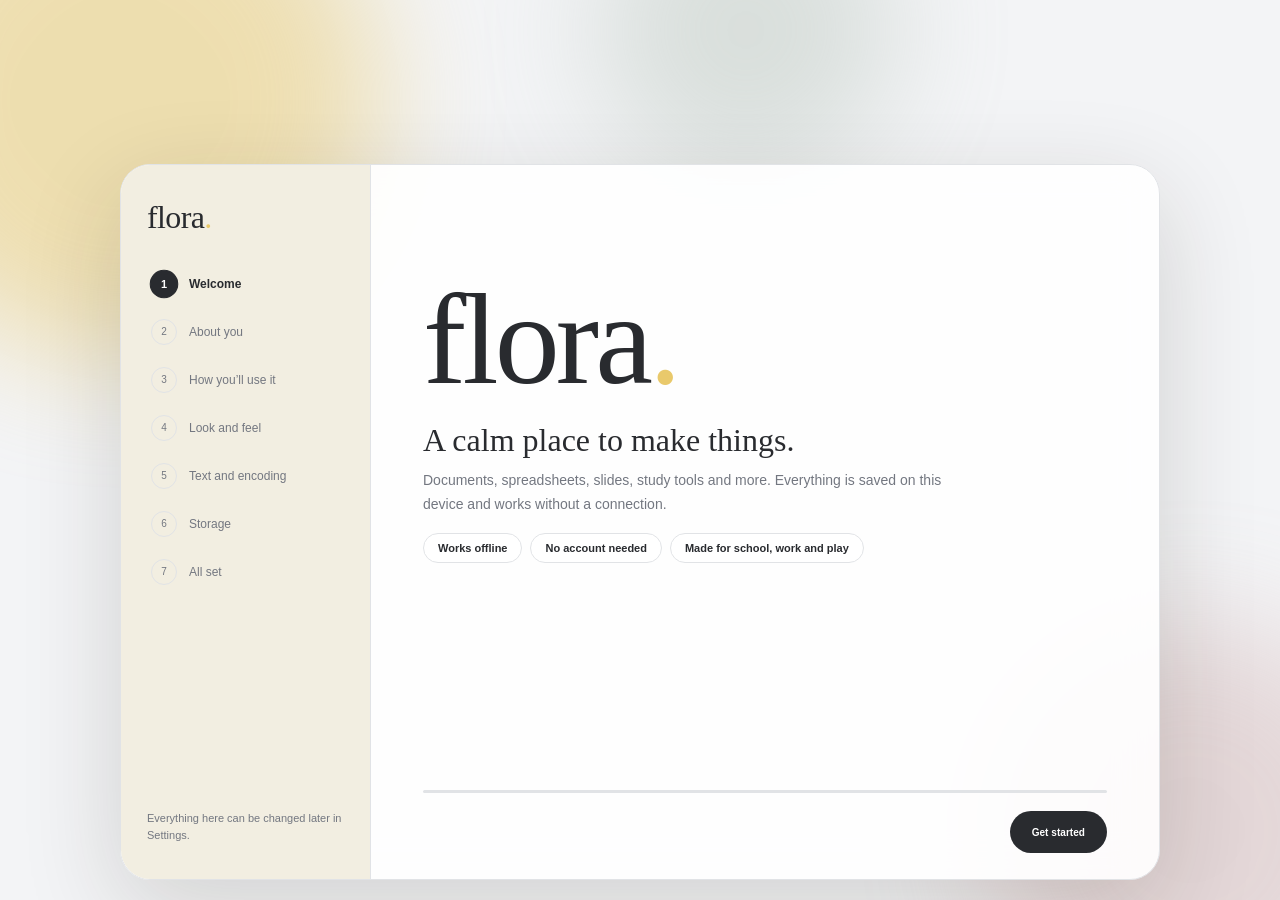
<file: index.html>
<!doctype html>
<html lang="en">
<head>
  <meta charset="utf-8">
  <meta name="viewport" content="width=device-width, initial-scale=1">
  <meta name="theme-color" content="#f7edca">
  <meta name="description" content="Flora — an offline-first workspace for documents, spreadsheets, presentations, study tools and more.">
  <title>Flora — your creative workspace</title>
  <script>
    /* Restore the last theme and startup preference before first paint, so there is no flash. */
    (function () {
      try {
        var theme = localStorage.getItem('flora-theme');
        if (theme) document.documentElement.dataset.theme = theme;
        if (localStorage.getItem('flora-splash') === '0') document.documentElement.dataset.splash = 'off';
      } catch (e) {}
    })();
  </script>
  <link rel="stylesheet" href="theme.css">
  <link rel="stylesheet" href="styles.css">
  <link rel="stylesheet" href="features.css">
  <link rel="stylesheet" href="android-ui.css">
</head>
<body>
  <div class="splash" id="splash" aria-hidden="true"><div class="splash-mark">flora<span>.</span></div><div class="splash-bar"><span></span></div></div>

  <div id="app" class="app-shell">
    <aside class="sidebar" id="sidebar">
      <div class="brand-lockup">
        <div class="brand-copy"><div class="brand-name">flora<span>.</span></div><div class="brand-caption">creative workspace</div></div>
        <button class="sidebar-compact-toggle" id="sidebar-compact-toggle" type="button" aria-label="Toggle compact sidebar" aria-pressed="false">Compact</button>
      </div>
      <button class="profile-switcher" id="profile-switcher" type="button" aria-label="Open profile settings">
        <span class="avatar" id="profile-avatar">F</span>
        <span class="profile-switcher-copy"><strong id="profile-name">Your profile</strong><small id="profile-status">Local profile</small></span>
        <span class="chevron">Profile</span>
      </button>
      <div class="sidebar-scroll" id="sidebar-nav"></div>
      <div class="sidebar-bottom">
        <button class="storage-mini" data-view="storage" type="button" aria-label="Open storage">
          <span class="storage-mini-head"><span>Storage</span><strong id="storage-percent">0%</strong></span>
          <span class="progress-track" id="storage-track"><span id="storage-progress"></span><span id="storage-progress-new"></span></span>
          <small id="storage-caption">Checking your space…</small>
        </button>
        <button class="nav-item settings-nav" data-view="settings"><span class="nav-short">ST</span><span class="nav-copy">Settings</span></button>
        <div class="sidebar-footer"><span>Stored on this device</span></div>
      </div>
    </aside>

    <main class="main-area">
      <header class="topbar">
        <button class="mobile-menu" id="mobile-menu" aria-label="Toggle navigation">Menu</button>
        <div class="breadcrumb"><span id="crumb-parent">Workspace</span><span class="crumb-slash">/</span><strong id="crumb-current">Home</strong></div>
        <div class="topbar-actions">
          <button class="mode-chip" id="mode-chip" type="button" title="Switch mode">Standard</button>
          <div class="online-status"><span>Offline ready</span></div>
          <button class="help-button" id="palette-button" title="Search everything (Ctrl+K)" aria-label="Search">Search <span class="kbd">Ctrl K</span></button>
          <button class="help-button" id="help-button" title="Help and shortcuts" aria-label="Help">Help</button>
          <button class="top-profile" id="top-profile" title="Profile settings"><span class="avatar avatar-small" id="top-avatar">F</span></button>
        </div>
      </header>
      <div id="view-root" class="view-root"></div>
    </main>
  </div>

  <div id="modal-root"></div>
  <div id="toast-region" class="toast-region" aria-live="polite" aria-atomic="true"></div>

  <script src="export-formats.js"></script>
  <script src="encoding.js"></script>
  <script src="presets.js"></script>
  <script src="app.js"></script>
  <script src="dev.js"></script>
  <script src="apps.js"></script>
  <script src="tools.js"></script>
  <script src="settings.js"></script>
  <script src="storage.js"></script>
  <script src="setup.js"></script>
</body>
</html>
</file>
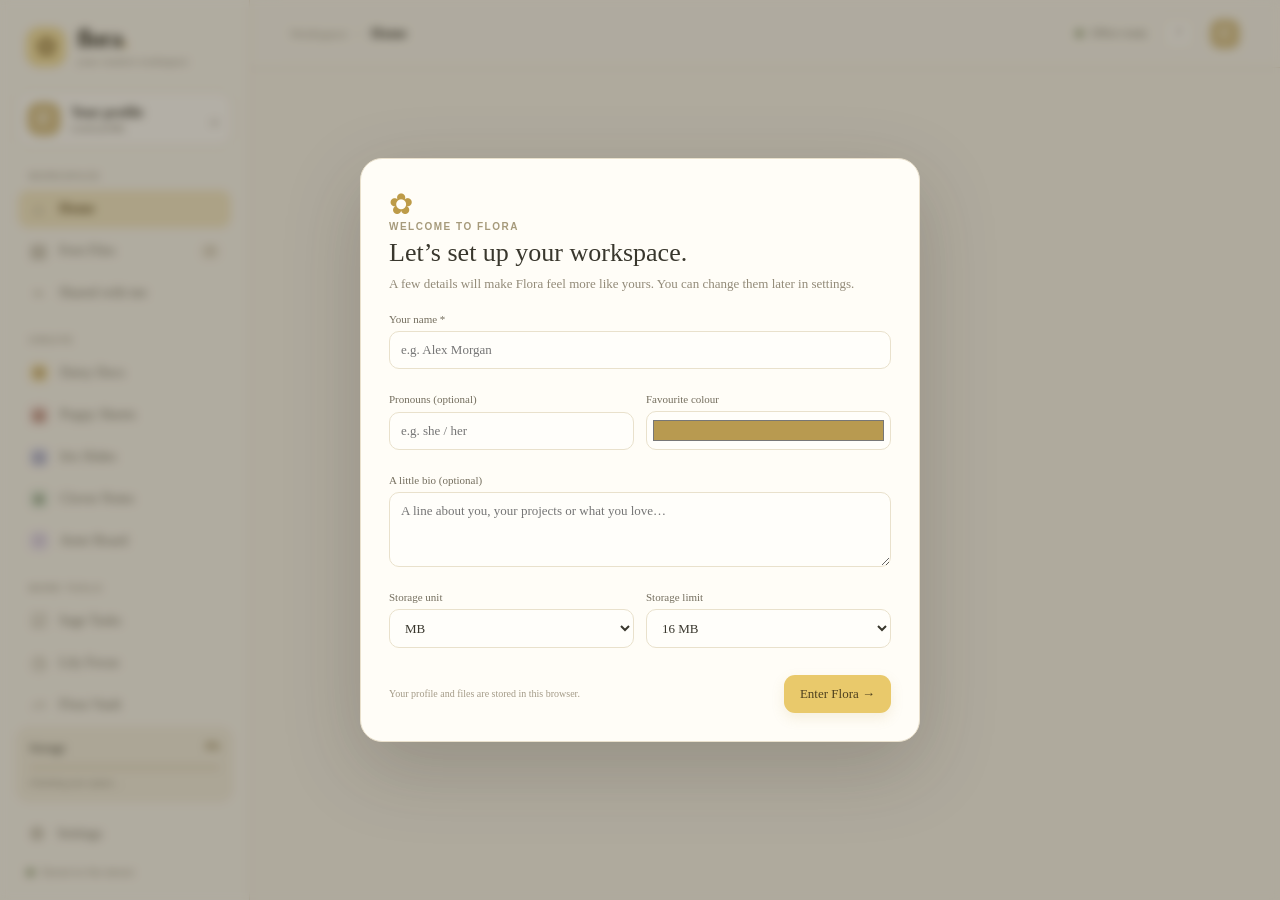
<file: flora-offline/index.html>
<!doctype html>
<html lang="en">
<head>
  <meta charset="utf-8">
  <meta name="viewport" content="width=device-width, initial-scale=1">
  <meta name="theme-color" content="#f7edca">
  <meta name="description" content="Flora — a gentle, offline-first workspace for documents, spreadsheets and presentations.">
  <title>Flora — your creative workspace</title>
  <link rel="stylesheet" href="styles.css">
</head>
<body>
  <div id="app" class="app-shell">
    <aside class="sidebar" id="sidebar">
      <div class="brand-lockup">
        <div class="brand-mark" aria-hidden="true">✿</div>
        <div><div class="brand-name">flora<span>.</span></div><div class="brand-caption">your creative workspace</div></div>
      </div>
      <button class="profile-switcher" id="profile-switcher" type="button" aria-label="Switch profile">
        <span class="avatar" id="profile-avatar">F</span>
        <span class="profile-switcher-copy"><strong id="profile-name">Your profile</strong><small id="profile-status">Local profile</small></span>
        <span class="chevron">⌄</span>
      </button>
      <div class="sidebar-scroll">
        <div class="nav-label">WORKSPACE</div>
        <nav class="main-nav" aria-label="Main navigation">
          <button class="nav-item active" data-view="home"><span class="nav-icon">⌂</span>Home</button>
          <button class="nav-item" data-view="files"><span class="nav-icon">▤</span>Fern Files <span class="nav-count" id="file-count">0</span></button>
          <button class="nav-item" data-view="shared"><span class="nav-icon">⌁</span>Shared with me</button>
        </nav>
        <div class="nav-label nav-label-spaced">CREATE</div>
        <nav class="main-nav" aria-label="Create applications">
          <button class="nav-item app-nav" data-app="daisy"><span class="app-glyph daisy">✿</span>Daisy Docs</button>
          <button class="nav-item app-nav" data-app="poppy"><span class="app-glyph poppy">▦</span>Poppy Sheets</button>
          <button class="nav-item app-nav" data-app="iris"><span class="app-glyph iris">▧</span>Iris Slides</button>
          <button class="nav-item app-nav" data-app="clover"><span class="app-glyph clover">♣</span>Clover Notes</button>
          <button class="nav-item app-nav" data-app="aster"><span class="app-glyph aster">✧</span>Aster Board</button>
        </nav>
        <div class="nav-label nav-label-spaced">MORE TOOLS</div>
        <nav class="main-nav" aria-label="More tools">
          <button class="nav-item" data-view="tasks"><span class="nav-icon">☑</span>Sage Tasks</button>
          <button class="nav-item" data-view="focus"><span class="nav-icon">◷</span>Lily Focus</button>
          <button class="nav-item" data-view="storage"><span class="nav-icon">▱</span>Flora Vault</button>
        </nav>
      </div>
      <div class="sidebar-bottom">
        <div class="storage-mini">
          <div class="storage-mini-head"><span>Storage</span><strong id="storage-percent">0%</strong></div>
          <div class="progress-track"><span id="storage-progress"></span></div>
          <small id="storage-caption">Checking your space…</small>
        </div>
        <button class="nav-item settings-nav" data-view="settings"><span class="nav-icon">⚙</span>Settings</button>
        <div class="sidebar-footer"><span class="offline-dot"></span>Stored on this device</div>
      </div>
    </aside>

    <main class="main-area">
      <header class="topbar">
        <button class="mobile-menu" id="mobile-menu" aria-label="Toggle navigation">☰</button>
        <div class="breadcrumb"><span id="crumb-parent">Workspace</span><span class="crumb-slash">/</span><strong id="crumb-current">Home</strong></div>
        <div class="topbar-actions">
          <div class="online-status"><span class="offline-dot"></span><span>Offline ready</span></div>
          <button class="icon-button" id="help-button" title="Help and shortcuts" aria-label="Help">?</button>
          <button class="top-profile" id="top-profile" title="Profile"><span class="avatar avatar-small" id="top-avatar">F</span></button>
        </div>
      </header>
      <div id="view-root" class="view-root"></div>
    </main>
  </div>

  <div id="modal-root"></div>
  <div id="toast-region" class="toast-region" aria-live="polite" aria-atomic="true"></div>

  <template id="empty-template">
    <div class="empty-state"><div class="empty-flower">✿</div><h3>Nothing has bloomed here yet</h3><p>Create something new and it will appear here.</p></div>
  </template>
  <script src="export-formats.js"></script>
  <script src="app.js"></script>
</body>
</html>
</file>
<file: theme.css>
/* Flora theme tokens — generated. Every colour in styles.css is a --k or --r variable whose default is the original light value. */
:root{--k1:#f8f5eb;--k2:#fffdf7;--k3:#f6f0df;--k4:#eee6d1;--k5:#39372d;--k6:#898474;--k7:#e9e1cc;--k8:#e9c96b;--k9:#9e7b2f;--k10:#f7edca;--k11:#78886c;--k12:#c18d7c;--k13:#8da1a0;--k14:#ffffff;--k15:#fbf8ef;--k16:#f2df9e;--k17:#80652d;--k18:#c59c43;--k19:#fffdf8;--k20:#fff9e9;--k21:#d8c38b;--k22:#a29b88;--k23:#777363;--k24:#f3eedf;--k25:#f4e9c5;--k26:#675326;--k27:#958d77;--k28:#f7e9bf;--k29:#9d7b34;--k30:#f3dfd8;--k31:#a56d5c;--k32:#e4e4ef;--k33:#7779a0;--k34:#e0e9d9;--k35:#69805e;--k36:#e9e1ee;--k37:#89739a;--k38:#eee8d8;--k39:#8e866f;--k40:#f4efdf;--k41:#eee6d3;--k42:#8e7b49;--k43:#e6ddc7;--k44:#c7a653;--k45:#a29b89;--k46:#8b9a70;--k47:#a19a88;--k48:#c4bda9;--k49:#898574;--k50:#8b826c;--k51:#a69a7b;--k52:#4e401f;--k53:#6f6a5b;--k54:#887f68;--k55:#f5e4dd;--k56:#995f4d;--k57:#edd4c9;--k58:#eddfb5;--k59:#f5eac5;--k60:#f9f2dd;--k61:#f1e5c5;--k62:#927638;--k63:#887951;--k64:#fbf6e8;--k65:#75602e;--k66:#9b7d3c;--k67:#9a9484;--k68:#b3a990;--k69:#97907f;--k70:#aaa28e;--k71:#f0eadb;--k72:#f5edda;--k73:#987a3d;--k74:#a29a88;--k75:#918974;--k76:#8a8068;--k77:#9a9382;--k78:#98917f;--k79:#c9ad62;--k80:#5e594b;--k81:#9b927b;--k82:#a49b86;--k83:#eee7d8;--k84:#fcfaf3;--k85:#8e9977;--k86:#f0eadc;--k87:#fffefa;--k88:#77715f;--k89:#f2ecd9;--k90:#e8dfc8;--k91:#39372f;--k92:#b4ad9c;--k93:#dec77f;--k94:#81765a;--k95:#f8f3e6;--k96:#ede4d2;--k97:#9b917c;--k98:#ece4d4;--k99:#6c6658;--k100:#9e8c61;--k101:#a39a88;--k102:#8a816e;--k103:#f3efdf;--k104:#867e69;--k105:#eae4d7;--k106:#d8bd68;--k107:#fffdf2;--k108:#fff7d9;--k109:#f4f0e5;--k110:#e9e1cf;--k111:#534c3a;--k112:#8c826a;--k113:#b9b09c;--k114:#d4b45b;--k115:#f9f0d4;--k116:#e7deca;--k117:#f8edc6;--k118:#eadba9;--k119:#e8eedf;--k120:#d6e1c8;--k121:#837d6c;--k122:#f2e8c9;--k123:#68542c;--k124:#9b9483;--k125:#9d9685;--k126:#ddd7c8;--k127:#b89a50;--k128:#ddd4c0;--k129:#9c7d39;--k130:#f5efde;--k131:#ece3cb;--k132:#948a73;--k133:#ad8a3e;--k134:#aaa18d;--k135:#f3e9c8;--k136:#f8f2e3;--k137:#e9deb9;--k138:#94825b;--k139:#f0ebde;--k140:#e4dcc9;--k141:#8c846f;--k142:#fffdf5;--k143:#8d594a;--k144:#607658;--k145:#e9e0cc;--k146:#bd9b48;--k147:#928a78;--k148:#746e5e;--k149:#a49b88;--k150:#c5a04a;--k151:#f7efda;--k152:#faf4e4;--k153:#99917d;--k154:#7d7257;--k155:#d7cba8;--k156:#95896b;--k157:#fcf8ed;--k158:#aaa18e;--k159:#211f19;--k160:#625e52;--k161:#bcb39e;--k162:#f3f4f6;--k163:#f8f8f6;--k164:#eeece6;--k165:#292b2f;--k166:#737780;--k167:#e1e3e6;--k168:#e8c96d;--k169:#9c7b31;--k170:#fbf3d9;--k171:#4b8de8;--k172:#fbfaf6;--k173:#e7e6e1;--k174:#32343a;--k175:#c4a34f;--k176:#9b9da2;--k177:#e5e3dc;--k178:#868993;--k179:#f7f2e2;--k180:#dfd2a8;--k181:#e8e6df;--k182:#d9cfb6;--k183:#c5b37e;--k184:#a5a7ad;--k185:#a1a3a9;--k186:#777b84;--k187:#f1f0ec;--k188:#3f4248;--k189:#6c572a;--k190:#d0ae58;--k191:#9a8a63;--k192:#858891;--k193:#f5f1e6;--k194:#ece6d7;--k195:#7a7d84;--k196:#6f83a2;--k197:#e2e3e6;--k198:#c5a24e;--k199:#4f91ed;--k200:#999ba2;--k201:#a1a3a8;--k202:#e8e9ec;--k203:#92959d;--k204:#4c5058;--k205:#e5e6e9;--k206:#f5f4f0;--k207:#2e3035;--k208:#9a8d70;--k209:#81858d;--k210:#e7c96f;--k211:#4b4025;--k212:#edcf78;--k213:#e1e3e7;--k214:#666b74;--k215:#f9f8f4;--k216:#d4d6d9;--k217:#e9dfc3;--k218:#faf7ee;--k219:#f2eddf;--k220:#9b8651;--k221:#34353a;--k222:#77776f;--k223:#837a63;--k224:#6b614b;--k225:#9b9586;--k226:#e6e7e9;--k227:#898d95;--k228:#3f4148;--k229:#404248;--k230:#9a9da4;--k231:#91753b;--k232:#e5e6e8;--k233:#dec982;--k234:#c7a49d;--k235:#a7a7c6;--k236:#9fb59a;--k237:#b6a4c6;--k238:#d9d5c8;--k239:#44464d;--k240:#9699a0;--k241:#a4a6ad;--k242:#987d43;--k243:#eff0f1;--k244:#fbfaf7;--k245:#ece9df;--k246:#f7f4eb;--k247:#82785f;--k248:#45474d;--k249:#999ca4;--k250:#8c7950;--k251:#f4f0e4;--k252:#f3f3f1;--k253:#81848c;--k254:#4b4d53;--k255:#999da5;--k256:#c2c4c8;--k257:#42454c;--k258:#dedfe2;--k259:#839078;--k260:#eceef0;--k261:#eef0f3;--k262:#f0f1f2;--k263:#656a73;--k264:#33363d;--k265:#555a64;--k266:#f0f1f3;--k267:#e0e1e4;--k268:#e0e2e5;--k269:#555a63;--k270:#747983;--k271:#a0a3aa;--k272:#34363b;--k273:#c1c4ca;--k274:#dfc16e;--k275:#e7e8eb;--k276:#50535a;--k277:#a1a4ab;--k278:#eaebed;--k279:#faf8f1;--k280:#92969f;--k281:#f8f8f7;--k282:#f3f4f5;--k283:#6d727a;--k284:#fdf8e7;--k285:#eff0f2;--k286:#777c84;--k287:#6b592e;--k288:#e4e6e8;--k289:#92969e;--k290:#4b4e55;--k291:#92969d;--k292:#d9dce0;--k293:#d0ad57;--k294:#e6e8eb;--k295:#bba36b;--k296:#9b8cc0;--k297:#f8f6ef;--k298:#ebe7da;--k299:#55575d;--k300:#8b8f97;--k301:#e5e7ea;--k302:#555a62;--k303:#969aa2;--k304:#c5c8ce;--k305:#64a37c;--k306:#e3e5e8;--k307:#a18cbe;--k308:#676b74;--k309:#f8f9fa;--k310:#646973;--k311:#777d86;--k312:#f6f6f4;--k313:#ecece8;--k314:#e4e5e7;--k315:#35383e;--k316:#d5b75f;--k317:#8e929a;--k318:#f7f7f4;--k319:#e7e8ea;--k320:#fbfbfa;--k321:#a1a4aa;--k322:#9d8a59;--k323:#6d7179;--k324:#9f844a;--k325:#e3e4e7;--k326:#686c74;--r1:139,154,112;--r2:250,247,238;--r3:190,157,76;--r4:79,145,237;--r5:255,255,255;--r6:179,151,91;--r7:100,163,124;}
html[data-theme=dark]{color-scheme:dark;--k1:#22211c;--k2:#29251a;--k3:#2f2c24;--k4:#3d3a32;--k5:#e1e0db;--k6:#a7a59c;--k7:#423f37;--k8:#b7932a;--k9:#d5c6a3;--k10:#403c2e;--k11:#a6aea0;--k12:#a46b58;--k13:#7d9190;--k14:#262626;--k15:#1f1d17;--k16:#816a1c;--k17:#dacdb4;--k18:#c8ac6f;--k19:#29251a;--k20:#221f16;--k21:#937b3c;--k22:#958f7d;--k23:#bab8b0;--k24:#302e28;--k25:#443f32;--k26:#e0d7c2;--k27:#a49e8f;--k28:#474132;--k29:#d2c3a2;--k30:#382f2c;--k31:#b79388;--k32:#29292d;--k33:#8385a4;--k34:#363933;--k35:#b0bbab;--k36:#2f2c31;--k37:#9b8ba7;--k38:#393630;--k39:#aaa69a;--k40:#302d26;--k41:#3c3931;--k42:#c7bea6;--k43:#46433b;--k44:#c1a663;--k45:#948e7d;--k46:#9fa98c;--k47:#958f7e;--k48:#716952;--k49:#a7a59c;--k50:#ada89d;--k51:#a1967b;--k52:#e6e0d1;--k53:#c2c0b9;--k54:#b1aca1;--k55:#312a27;--k56:#c1a59c;--k57:#433a36;--k58:#4f4b3c;--k59:#433f31;--k60:#2f2c22;--k61:#444034;--k62:#d2c5a9;--k63:#c3bba9;--k64:#24211a;--k65:#dad1ba;--k66:#cdbfa0;--k67:#999486;--k68:#8e8367;--k69:#9d988b;--k70:#908772;--k71:#36342d;--k72:#343129;--k73:#cdbfa2;--k74:#958e7d;--k75:#a7a294;--k76:#b0ab9f;--k77:#9b9587;--k78:#9d988a;--k79:#ba9f57;--k80:#cccac4;--k81:#a19987;--k82:#978f7b;--k83:#393630;--k84:#21201a;--k85:#9ca48b;--k86:#35332d;--k87:#2b281b;--k88:#bdbab2;--k89:#37352c;--k90:#454239;--k91:#dfdfdb;--k92:#807865;--k93:#a08635;--k94:#beb9ab;--k95:#27241e;--k96:#3d3932;--k97:#a09887;--k98:#3c3933;--k99:#c4c1bb;--k100:#b4a98d;--k101:#958d7c;--k102:#aca79d;--k103:#302f28;--k104:#b1ada2;--k105:#3a3833;--k106:#ba9c3e;--k107:#252318;--k108:#2f2c1e;--k109:#292823;--k110:#403d36;--k111:#d7d4cb;--k112:#aea99d;--k113:#80765f;--k114:#c2a34a;--k115:#383428;--k116:#44413a;--k117:#423e2f;--k118:#756225;--k119:#31332d;--k120:#43473e;--k121:#afaca4;--k122:#413e32;--k123:#ddd3c1;--k124:#9a9485;--k125:#989283;--k126:#484641;--k127:#bfab78;--k128:#4d4a43;--k129:#cfc0a1;--k130:#302d26;--k131:#423f36;--k132:#a7a191;--k133:#c7b690;--k134:#918772;--k135:#423e32;--k136:#292720;--k137:#4e4a3e;--k138:#b8af9b;--k139:#33312b;--k140:#45433c;--k141:#aaa69b;--k142:#272419;--k143:#c6aea7;--k144:#b8c2b5;--k145:#423f37;--k146:#c4ae76;--k147:#a49e92;--k148:#bfbcb4;--k149:#958d7a;--k150:#c5aa6b;--k151:#333026;--k152:#28251d;--k153:#9f9989;--k154:#c1bcaf;--k155:#72643b;--k156:#ada693;--k157:#1f1d17;--k158:#908672;--k159:#eae9e6;--k160:#c8c6c1;--k161:#7d735c;--k162:#1a1b1c;--k163:#1e1e1c;--k164:#2c2b28;--k165:#e0e1e2;--k166:#a4a6ab;--k167:#333435;--k168:#b5922b;--k169:#d5c6a4;--k170:#322e23;--k171:#3377d5;--k172:#21201c;--k173:#343432;--k174:#dadbde;--k175:#c2a969;--k176:#7a7c82;--k177:#393835;--k178:#8d9098;--k179:#2b2921;--k180:#736432;--k181:#363532;--k182:#64583a;--k183:#a28e53;--k184:#6d6f76;--k185:#72747b;--k186:#a0a2a6;--k187:#242422;--k188:#d1d2d5;--k189:#ddd4bf;--k190:#c2a252;--k191:#b0a894;--k192:#8f9299;--k193:#282621;--k194:#3a3832;--k195:#9fa0a4;--k196:#8493aa;--k197:#323334;--k198:#c3a868;--k199:#2770d6;--k200:#7a7c84;--k201:#73757b;--k202:#292a2b;--k203:#81848c;--k204:#c7c9cc;--k205:#2e2f30;--k206:#1f1f1d;--k207:#dddee0;--k208:#a9a08c;--k209:#94979d;--k210:#b2912c;--k211:#e3ded2;--k212:#a88624;--k213:#323334;--k214:#b2b4b8;--k215:#1e1e1b;--k216:#404041;--k217:#48443a;--k218:#1f1e19;--k219:#312f29;--k220:#beb399;--k221:#dadadd;--k222:#b0b0ac;--k223:#b6b2a7;--k224:#cbc7bd;--k225:#979285;--k226:#2e2e2f;--k227:#8b8e95;--k228:#d1d2d5;--k229:#d1d2d5;--k230:#787b83;--k231:#d0c4a9;--k232:#2f3031;--k233:#9d8535;--k234:#7e574f;--k235:#505073;--k236:#6a8264;--k237:#645076;--k238:#494843;--k239:#cecfd2;--k240:#7d8088;--k241:#6d6f77;--k242:#c9bca0;--k243:#212122;--k244:#21201d;--k245:#35332f;--k246:#23211d;--k247:#bab5a9;--k248:#cecfd1;--k249:#787b84;--k250:#c2b9a6;--k251:#2a2923;--k252:#1f1f1e;--k253:#95979d;--k254:#cacbcd;--k255:#777b84;--k256:#4e5055;--k257:#cfd0d3;--k258:#363738;--k259:#9ba493;--k260:#232425;--k261:#1f2022;--k262:#1f2020;--k263:#b3b5b9;--k264:#d8dadd;--k265:#bfc2c6;--k266:#1e1f20;--k267:#343536;--k268:#343536;--k269:#c0c2c6;--k270:#a1a4a9;--k271:#71747c;--k272:#d9dadd;--k273:#4b4f56;--k274:#b49235;--k275:#2b2b2d;--k276:#c5c7ca;--k277:#6f737b;--k278:#272828;--k279:#1e1d19;--k280:#7f838c;--k281:#1e1e1d;--k282:#1b1c1c;--k283:#abadb1;--k284:#242219;--k285:#202021;--k286:#a0a2a6;--k287:#dbd3bf;--k288:#303132;--k289:#80848c;--k290:#c9cacd;--k291:#81858c;--k292:#393b3c;--k293:#c2a253;--k294:#2c2d2e;--k295:#b09a67;--k296:#695892;--k297:#1f1e1a;--k298:#383731;--k299:#c3c4c7;--k300:#888c93;--k301:#2d2e2f;--k302:#c1c3c6;--k303:#7b7f87;--k304:#474b52;--k305:#87b297;--k306:#313233;--k307:#725a92;--k308:#b1b3b8;--k309:#1e1f20;--k310:#b3b5ba;--k311:#9ea1a6;--k312:#1c1c1a;--k313:#2b2b29;--k314:#313232;--k315:#d8d9dc;--k316:#c1a246;--k317:#858890;--k318:#1c1c1b;--k319:#2c2d2d;--k320:#212120;--k321:#71747b;--k322:#b7ad94;--k323:#abadb1;--k324:#c2b498;--k325:#313233;--k326:#b1b3b7;--r1:159,169,140;--r2:31,30,25;--r3:194,171,115;--r4:39,112,214;--r5:38,38,38;--r6:184,164,120;--r7:135,178,151;}
html[data-theme=paper]{--k1:#f4eee1;--k2:#f9f6ee;--k3:#f0e8d7;--k4:#eadec7;--k5:#39352d;--k6:#8e836f;--k7:#e7dabf;--k8:#e9c96b;--k9:#9e7b2f;--k10:#ebdfc8;--k11:#897e6b;--k12:#c1aa7c;--k13:#a89d86;--k14:#ffffff;--k15:#f6f0e6;--k16:#f2df9e;--k17:#80652d;--k18:#c59c43;--k19:#fdfcfa;--k20:#f6f0e4;--k21:#d8c38b;--k22:#a69b84;--k23:#7a7060;--k24:#efe6d4;--k25:#e9dcc2;--k26:#675326;--k27:#998c73;--k28:#e8dac0;--k29:#9d7b34;--k30:#ede3cf;--k31:#a58d5c;--k32:#f0e7d5;--k33:#a09277;--k34:#ebe0c9;--k35:#7d7361;--k36:#eee5d2;--k37:#9a8d73;--k38:#ece1cc;--k39:#8e836f;--k40:#f0e7d5;--k41:#ebdfc8;--k42:#877350;--k43:#e5d7b9;--k44:#c7a653;--k45:#a69b85;--k46:#9a8c70;--k47:#a69a83;--k48:#c4bba9;--k49:#8e836f;--k50:#8a7f6d;--k51:#a6987b;--k52:#493c24;--k53:#716859;--k54:#867c6a;--k55:#efe6d4;--k56:#917b55;--k57:#e8dac0;--k58:#e2d2b1;--k59:#e9dcc3;--k60:#f0e8d7;--k61:#e8dac0;--k62:#896f41;--k63:#827256;--k64:#f4eee1;--k65:#6e5935;--k66:#927645;--k67:#a1957d;--k68:#b3a790;--k69:#9e9178;--k70:#aca18c;--k71:#ede3cf;--k72:#eee5d2;--k73:#8f7446;--k74:#a69b84;--k75:#96896f;--k76:#887d6a;--k77:#a0947c;--k78:#9e9279;--k79:#c9ad62;--k80:#5f574a;--k81:#9e9178;--k82:#a69b84;--k83:#ece1cc;--k84:#f7f3ea;--k85:#9b8e75;--k86:#eee4d0;--k87:#fefdfb;--k88:#786e5e;--k89:#ede3cf;--k90:#e6d8bc;--k91:#3a362e;--k92:#b6ad9a;--k93:#dec77f;--k94:#7d725e;--k95:#f3ebdd;--k96:#eadec7;--k97:#9e9279;--k98:#eadfc7;--k99:#6e6556;--k100:#988667;--k101:#a69b85;--k102:#8b806d;--k103:#efe6d4;--k104:#867b69;--k105:#ebdfc8;--k106:#d8bd68;--k107:#f8f4eb;--k108:#f2e9d8;--k109:#f1e9da;--k110:#e8dbc1;--k111:#50493d;--k112:#8a7f6c;--k113:#b9af9c;--k114:#d4b45b;--k115:#eee4d1;--k116:#e6d8bc;--k117:#eadec6;--k118:#eadba9;--k119:#eee4d1;--k120:#e4d5b7;--k121:#867b69;--k122:#e9ddc4;--k123:#625032;--k124:#a1957d;--k125:#a3977f;--k126:#e3d3b4;--k127:#b89550;--k128:#e1d0ae;--k129:#9c7d39;--k130:#f0e7d5;--k131:#e8dbc1;--k132:#978a70;--k133:#ad8a3e;--k134:#aba18c;--k135:#e9ddc4;--k136:#f2eadb;--k137:#e2d2b1;--k138:#8e7e61;--k139:#eee5d2;--k140:#e5d7b9;--k141:#8d826e;--k142:#f9f5ed;--k143:#867351;--k144:#736a5b;--k145:#e7dabf;--k146:#bd9b48;--k147:#998c71;--k148:#766c5c;--k149:#a79c85;--k150:#c5a04a;--k151:#efe6d4;--k152:#f3ebdd;--k153:#9e9178;--k154:#796e5b;--k155:#d7c7a8;--k156:#95876b;--k157:#f5f0e5;--k158:#aca18c;--k159:#201e1a;--k160:#655d4f;--k161:#bcb29e;--k162:#f5f0e5;--k163:#f7f2e9;--k164:#f0e7d6;--k165:#312d27;--k166:#887d6b;--k167:#ece2cc;--k168:#e8c96d;--k169:#9c7b31;--k170:#f0e7d6;--k171:#4b8de8;--k172:#f8f3eb;--k173:#ede2cd;--k174:#3c3830;--k175:#c4a34f;--k176:#aea48f;--k177:#ebdfc8;--k178:#9f937a;--k179:#f1e9da;--k180:#dfd2a8;--k181:#ece2cc;--k182:#d9cdb6;--k183:#c5ad7e;--k184:#b7ae9b;--k185:#b3aa97;--k186:#8d826e;--k187:#f2ebdc;--k188:#4c463b;--k189:#655231;--k190:#d0ae58;--k191:#948469;--k192:#9e9178;--k193:#f2eadb;--k194:#ebe0ca;--k195:#8e8370;--k196:#a2916f;--k197:#ede2cd;--k198:#c5a24e;--k199:#4f91ed;--k200:#ada38e;--k201:#b3a996;--k202:#f0e7d6;--k203:#a89d87;--k204:#5c5548;--k205:#eee5d2;--k206:#f4eee2;--k207:#37332c;--k208:#9a8c70;--k209:#9a8d74;--k210:#e7c96f;--k211:#473c29;--k212:#edcf78;--k213:#ede2cd;--k214:#7a7060;--k215:#f7f2e8;--k216:#e5d7b9;--k217:#e5d6b9;--k218:#f5f0e5;--k219:#efe6d4;--k220:#947e58;--k221:#3e3930;--k222:#817765;--k223:#817765;--k224:#685e4e;--k225:#a2967f;--k226:#eee5d2;--k227:#a1957d;--k228:#4c463b;--k229:#4c463c;--k230:#aea490;--k231:#886f44;--k232:#eee4d1;--k233:#dec982;--k234:#c7b99d;--k235:#c6bca7;--k236:#b6ac9a;--k237:#c6bba4;--k238:#e2d2b1;--k239:#514b40;--k240:#aba08b;--k241:#b6ad9b;--k242:#90774c;--k243:#f3ecdf;--k244:#f8f4ec;--k245:#ede3cf;--k246:#f4ede0;--k247:#7e7462;--k248:#524b40;--k249:#aea48f;--k250:#867456;--k251:#f1e9d9;--k252:#f4eee2;--k253:#9a8d73;--k254:#585246;--k255:#aea490;--k256:#cec8bc;--k257:#50493e;--k258:#eadfc7;--k259:#988b70;--k260:#f2ebdc;--k261:#f3eddf;--k262:#f4ede0;--k263:#796f5f;--k264:#3f3a31;--k265:#685f51;--k266:#f4eee1;--k267:#ebe0ca;--k268:#ece1cb;--k269:#675f51;--k270:#8a7f6d;--k271:#b3aa97;--k272:#3e3931;--k273:#cfc9bc;--k274:#dfc16e;--k275:#efe6d4;--k276:#5f584b;--k277:#b4ab98;--k278:#f1e8d8;--k279:#f6f1e7;--k280:#a99e88;--k281:#f7f3ea;--k282:#f5f0e5;--k283:#817766;--k284:#f4eee2;--k285:#f3eddf;--k286:#8d826e;--k287:#655334;--k288:#eee4d0;--k289:#a89d88;--k290:#5a5346;--k291:#a89d87;--k292:#e9dcc2;--k293:#d0ad57;--k294:#efe6d4;--k295:#bba06b;--k296:#c0af8c;--k297:#f5efe4;--k298:#ece1cb;--k299:#645c4e;--k300:#a3977f;--k301:#eee5d2;--k302:#665e51;--k303:#aca18c;--k304:#d2ccc1;--k305:#a38e64;--k306:#ede3cf;--k307:#bead8c;--k308:#7b7160;--k309:#f8f4ec;--k310:#786f5f;--k311:#8e836f;--k312:#f6f0e6;--k313:#f0e7d6;--k314:#ede3cf;--k315:#403b33;--k316:#d5b75f;--k317:#a59a83;--k318:#f6f1e7;--k319:#efe6d4;--k320:#f9f5ee;--k321:#b4aa97;--k322:#968260;--k323:#817765;--k324:#967e53;--k325:#ede3cf;--k326:#7b7261;--r1:154,140,112;--r2:245,240,229;--r3:190,157,76;--r4:79,145,237;--r5:255,255,255;--r6:179,150,91;--r7:163,142,100;}
html[data-theme=dark] .keep-light,html[data-theme=dark] .document-page,html[data-theme=dark] .slide-card,html[data-theme=dark] .board-note{color-scheme:light;--k1:#f8f5eb;--k2:#fffdf7;--k3:#f6f0df;--k4:#eee6d1;--k5:#39372d;--k6:#898474;--k7:#e9e1cc;--k8:#e9c96b;--k9:#9e7b2f;--k10:#f7edca;--k11:#78886c;--k12:#c18d7c;--k13:#8da1a0;--k14:#ffffff;--k15:#fbf8ef;--k16:#f2df9e;--k17:#80652d;--k18:#c59c43;--k19:#fffdf8;--k20:#fff9e9;--k21:#d8c38b;--k22:#a29b88;--k23:#777363;--k24:#f3eedf;--k25:#f4e9c5;--k26:#675326;--k27:#958d77;--k28:#f7e9bf;--k29:#9d7b34;--k30:#f3dfd8;--k31:#a56d5c;--k32:#e4e4ef;--k33:#7779a0;--k34:#e0e9d9;--k35:#69805e;--k36:#e9e1ee;--k37:#89739a;--k38:#eee8d8;--k39:#8e866f;--k40:#f4efdf;--k41:#eee6d3;--k42:#8e7b49;--k43:#e6ddc7;--k44:#c7a653;--k45:#a29b89;--k46:#8b9a70;--k47:#a19a88;--k48:#c4bda9;--k49:#898574;--k50:#8b826c;--k51:#a69a7b;--k52:#4e401f;--k53:#6f6a5b;--k54:#887f68;--k55:#f5e4dd;--k56:#995f4d;--k57:#edd4c9;--k58:#eddfb5;--k59:#f5eac5;--k60:#f9f2dd;--k61:#f1e5c5;--k62:#927638;--k63:#887951;--k64:#fbf6e8;--k65:#75602e;--k66:#9b7d3c;--k67:#9a9484;--k68:#b3a990;--k69:#97907f;--k70:#aaa28e;--k71:#f0eadb;--k72:#f5edda;--k73:#987a3d;--k74:#a29a88;--k75:#918974;--k76:#8a8068;--k77:#9a9382;--k78:#98917f;--k79:#c9ad62;--k80:#5e594b;--k81:#9b927b;--k82:#a49b86;--k83:#eee7d8;--k84:#fcfaf3;--k85:#8e9977;--k86:#f0eadc;--k87:#fffefa;--k88:#77715f;--k89:#f2ecd9;--k90:#e8dfc8;--k91:#39372f;--k92:#b4ad9c;--k93:#dec77f;--k94:#81765a;--k95:#f8f3e6;--k96:#ede4d2;--k97:#9b917c;--k98:#ece4d4;--k99:#6c6658;--k100:#9e8c61;--k101:#a39a88;--k102:#8a816e;--k103:#f3efdf;--k104:#867e69;--k105:#eae4d7;--k106:#d8bd68;--k107:#fffdf2;--k108:#fff7d9;--k109:#f4f0e5;--k110:#e9e1cf;--k111:#534c3a;--k112:#8c826a;--k113:#b9b09c;--k114:#d4b45b;--k115:#f9f0d4;--k116:#e7deca;--k117:#f8edc6;--k118:#eadba9;--k119:#e8eedf;--k120:#d6e1c8;--k121:#837d6c;--k122:#f2e8c9;--k123:#68542c;--k124:#9b9483;--k125:#9d9685;--k126:#ddd7c8;--k127:#b89a50;--k128:#ddd4c0;--k129:#9c7d39;--k130:#f5efde;--k131:#ece3cb;--k132:#948a73;--k133:#ad8a3e;--k134:#aaa18d;--k135:#f3e9c8;--k136:#f8f2e3;--k137:#e9deb9;--k138:#94825b;--k139:#f0ebde;--k140:#e4dcc9;--k141:#8c846f;--k142:#fffdf5;--k143:#8d594a;--k144:#607658;--k145:#e9e0cc;--k146:#bd9b48;--k147:#928a78;--k148:#746e5e;--k149:#a49b88;--k150:#c5a04a;--k151:#f7efda;--k152:#faf4e4;--k153:#99917d;--k154:#7d7257;--k155:#d7cba8;--k156:#95896b;--k157:#fcf8ed;--k158:#aaa18e;--k159:#211f19;--k160:#625e52;--k161:#bcb39e;--k162:#f3f4f6;--k163:#f8f8f6;--k164:#eeece6;--k165:#292b2f;--k166:#737780;--k167:#e1e3e6;--k168:#e8c96d;--k169:#9c7b31;--k170:#fbf3d9;--k171:#4b8de8;--k172:#fbfaf6;--k173:#e7e6e1;--k174:#32343a;--k175:#c4a34f;--k176:#9b9da2;--k177:#e5e3dc;--k178:#868993;--k179:#f7f2e2;--k180:#dfd2a8;--k181:#e8e6df;--k182:#d9cfb6;--k183:#c5b37e;--k184:#a5a7ad;--k185:#a1a3a9;--k186:#777b84;--k187:#f1f0ec;--k188:#3f4248;--k189:#6c572a;--k190:#d0ae58;--k191:#9a8a63;--k192:#858891;--k193:#f5f1e6;--k194:#ece6d7;--k195:#7a7d84;--k196:#6f83a2;--k197:#e2e3e6;--k198:#c5a24e;--k199:#4f91ed;--k200:#999ba2;--k201:#a1a3a8;--k202:#e8e9ec;--k203:#92959d;--k204:#4c5058;--k205:#e5e6e9;--k206:#f5f4f0;--k207:#2e3035;--k208:#9a8d70;--k209:#81858d;--k210:#e7c96f;--k211:#4b4025;--k212:#edcf78;--k213:#e1e3e7;--k214:#666b74;--k215:#f9f8f4;--k216:#d4d6d9;--k217:#e9dfc3;--k218:#faf7ee;--k219:#f2eddf;--k220:#9b8651;--k221:#34353a;--k222:#77776f;--k223:#837a63;--k224:#6b614b;--k225:#9b9586;--k226:#e6e7e9;--k227:#898d95;--k228:#3f4148;--k229:#404248;--k230:#9a9da4;--k231:#91753b;--k232:#e5e6e8;--k233:#dec982;--k234:#c7a49d;--k235:#a7a7c6;--k236:#9fb59a;--k237:#b6a4c6;--k238:#d9d5c8;--k239:#44464d;--k240:#9699a0;--k241:#a4a6ad;--k242:#987d43;--k243:#eff0f1;--k244:#fbfaf7;--k245:#ece9df;--k246:#f7f4eb;--k247:#82785f;--k248:#45474d;--k249:#999ca4;--k250:#8c7950;--k251:#f4f0e4;--k252:#f3f3f1;--k253:#81848c;--k254:#4b4d53;--k255:#999da5;--k256:#c2c4c8;--k257:#42454c;--k258:#dedfe2;--k259:#839078;--k260:#eceef0;--k261:#eef0f3;--k262:#f0f1f2;--k263:#656a73;--k264:#33363d;--k265:#555a64;--k266:#f0f1f3;--k267:#e0e1e4;--k268:#e0e2e5;--k269:#555a63;--k270:#747983;--k271:#a0a3aa;--k272:#34363b;--k273:#c1c4ca;--k274:#dfc16e;--k275:#e7e8eb;--k276:#50535a;--k277:#a1a4ab;--k278:#eaebed;--k279:#faf8f1;--k280:#92969f;--k281:#f8f8f7;--k282:#f3f4f5;--k283:#6d727a;--k284:#fdf8e7;--k285:#eff0f2;--k286:#777c84;--k287:#6b592e;--k288:#e4e6e8;--k289:#92969e;--k290:#4b4e55;--k291:#92969d;--k292:#d9dce0;--k293:#d0ad57;--k294:#e6e8eb;--k295:#bba36b;--k296:#9b8cc0;--k297:#f8f6ef;--k298:#ebe7da;--k299:#55575d;--k300:#8b8f97;--k301:#e5e7ea;--k302:#555a62;--k303:#969aa2;--k304:#c5c8ce;--k305:#64a37c;--k306:#e3e5e8;--k307:#a18cbe;--k308:#676b74;--k309:#f8f9fa;--k310:#646973;--k311:#777d86;--k312:#f6f6f4;--k313:#ecece8;--k314:#e4e5e7;--k315:#35383e;--k316:#d5b75f;--k317:#8e929a;--k318:#f7f7f4;--k319:#e7e8ea;--k320:#fbfbfa;--k321:#a1a4aa;--k322:#9d8a59;--k323:#6d7179;--k324:#9f844a;--k325:#e3e4e7;--k326:#686c74;--r1:139,154,112;--r2:250,247,238;--r3:190,157,76;--r4:79,145,237;--r5:255,255,255;--r6:179,151,91;--r7:100,163,124;--bg:var(--k162);--surface:var(--k14);--surface-2:var(--k163);--surface-3:var(--k164);--ink:var(--k165);--muted:var(--k166);--line:var(--k167);--green:var(--k11);--rose:var(--k12);--blue:var(--k171);}
</file>
<file: styles.css>
:root{
  --bg:var(--k1);--surface:var(--k2);--surface-2:var(--k3);--surface-3:var(--k4);--ink:var(--k5);--muted:var(--k6);--line:var(--k7);--accent:var(--k8);--accent-dark:var(--k9);--accent-soft:var(--k10);--green:var(--k11);--rose:var(--k12);--blue:var(--k13);--shadow:0 14px 40px rgba(75,62,32,.08);--radius:18px;--sidebar:250px;--ui-scale:1;
  font-family:'Newsreader',Georgia,'Times New Roman',serif;
}
*{box-sizing:border-box}html,body{margin:0;min-height:100%;background:var(--bg);color:var(--ink)}body{font-size:calc(16px * var(--ui-scale));}button,input,textarea,select{font:inherit;color:inherit}button{cursor:pointer}button:focus-visible,input:focus-visible,textarea:focus-visible,select:focus-visible,[contenteditable=true]:focus-visible{outline:3px solid rgba(180,143,56,.35);outline-offset:2px}button:disabled{opacity:.45;cursor:not-allowed}.app-shell{min-height:100vh;display:flex}.sidebar{width:var(--sidebar);position:fixed;inset:0 auto 0 0;background:var(--k15);border-right:1px solid var(--line);display:flex;flex-direction:column;padding:26px 16px 16px;z-index:20}.brand-lockup{display:flex;align-items:center;gap:11px;padding:0 10px 24px}.brand-mark{width:40px;height:40px;border-radius:14px;background:var(--k16);color:var(--k17);display:grid;place-items:center;font-size:25px;box-shadow:inset 0 0 0 1px rgba(146,111,39,.08)}.brand-name{font-size:25px;font-weight:700;letter-spacing:-1.3px;line-height:1}.brand-name span{color:var(--k18)}.brand-caption{font-size:11px;color:var(--muted);margin-top:4px;letter-spacing:.15px}.profile-switcher{width:100%;border:1px solid var(--line);background:var(--k19);border-radius:14px;padding:10px;display:flex;align-items:center;gap:10px;text-align:left;margin-bottom:24px}.profile-switcher:hover{background:var(--k20)}.avatar{width:34px;height:34px;border-radius:12px;background:var(--avatar-color,var(--k21));display:grid;place-items:center;color:#fff;font-size:17px;font-weight:600;flex:none}.profile-switcher-copy{min-width:0;display:grid;gap:2px;flex:1}.profile-switcher-copy strong{font-size:14px;white-space:nowrap;overflow:hidden;text-overflow:ellipsis}.profile-switcher-copy small{font-family:Arial,sans-serif;font-size:10px;color:var(--muted)}.chevron{color:var(--muted);font-size:18px}.sidebar-scroll{overflow:auto;flex:1;padding:0 2px}.nav-label{font-family:Arial,sans-serif;color:var(--k22);font-size:9px;letter-spacing:1.35px;font-weight:700;padding:0 11px 9px}.nav-label-spaced{margin-top:23px}.main-nav{display:grid;gap:4px}.nav-item{border:0;background:transparent;min-height:38px;width:100%;border-radius:11px;display:flex;align-items:center;text-align:left;gap:11px;padding:8px 11px;color:var(--k23);font-size:14px;transition:background .16s,color .16s}.nav-item:hover{background:var(--k24);color:var(--ink)}.nav-item.active{background:var(--k25);color:var(--k26);font-weight:600}.nav-icon{font-size:18px;width:19px;text-align:center;color:var(--k27)}.app-glyph{width:20px;height:20px;border-radius:7px;display:grid;place-items:center;font-size:15px}.daisy{background:var(--k28);color:var(--k29)}.poppy{background:var(--k30);color:var(--k31)}.iris{background:var(--k32);color:var(--k33)}.clover{background:var(--k34);color:var(--k35)}.aster{background:var(--k36);color:var(--k37)}.nav-count{font-family:Arial,sans-serif;font-size:10px;background:var(--k38);color:var(--k39);border-radius:9px;padding:2px 7px;margin-left:auto}.sidebar-bottom{padding-top:18px}.storage-mini{padding:13px 12px;background:var(--k40);border:1px solid var(--k41);border-radius:13px;margin-bottom:13px}.storage-mini-head{display:flex;justify-content:space-between;font-size:12px;margin-bottom:9px}.storage-mini-head strong{font-family:Arial,sans-serif;font-size:10px;color:var(--k42)}.progress-track{height:5px;background:var(--k43);border-radius:8px;overflow:hidden}.progress-track span{display:block;height:100%;width:0;background:var(--k44);border-radius:8px;transition:width .25s}.storage-mini small{display:block;color:var(--muted);font-family:Arial,sans-serif;font-size:9px;margin-top:8px}.settings-nav{margin-bottom:8px}.sidebar-footer{font-family:Arial,sans-serif;font-size:10px;color:var(--k45);display:flex;align-items:center;gap:7px;padding:6px 11px}.offline-dot{width:7px;height:7px;border-radius:50%;background:var(--k46);display:inline-block;box-shadow:0 0 0 3px rgba(var(--r1),.12)}
.main-area{margin-left:var(--sidebar);width:calc(100% - var(--sidebar));min-height:100vh}.topbar{height:68px;border-bottom:1px solid var(--line);display:flex;align-items:center;justify-content:space-between;padding:0 40px;background:rgba(var(--r2),.72);position:sticky;top:0;z-index:10;backdrop-filter:blur(14px)}.breadcrumb{font-size:13px;color:var(--k47);display:flex;align-items:center;gap:10px}.breadcrumb strong{font-size:14px;color:var(--ink);font-weight:600}.crumb-slash{color:var(--k48)}.topbar-actions{display:flex;align-items:center;gap:17px}.online-status{font-family:Arial,sans-serif;color:var(--k49);font-size:10px;display:flex;gap:7px;align-items:center}.icon-button{width:29px;height:29px;border-radius:10px;border:1px solid var(--line);background:var(--k19);color:var(--k50);font-size:15px}.top-profile{border:0;background:none;padding:0}.avatar-small{width:30px;height:30px;border-radius:10px;font-size:14px}.mobile-menu{display:none;border:0;background:none;font-size:20px}.view-root{max-width:1440px;margin:0 auto;padding:37px 42px 60px}.page-kicker{font-family:Arial,sans-serif;font-size:10px;letter-spacing:1.5px;text-transform:uppercase;color:var(--k51);font-weight:700}.page-title{font-size:37px;letter-spacing:-1.3px;font-weight:500;margin:7px 0 6px;line-height:1.12}.page-subtitle{font-size:15px;color:var(--k6);margin:0;line-height:1.5}.welcome-row{display:flex;justify-content:space-between;align-items:flex-end;gap:20px;margin-bottom:29px}.welcome-actions{display:flex;gap:9px;align-items:center}.btn{border:1px solid transparent;border-radius:11px;padding:10px 15px;font-size:13px;display:inline-flex;align-items:center;justify-content:center;gap:8px;transition:transform .15s,background .15s;white-space:nowrap}.btn:hover{transform:translateY(-1px)}.btn-primary{background:var(--accent);color:var(--k52);box-shadow:0 5px 13px rgba(var(--r3),.15)}.btn-primary:hover{filter:brightness(1.05)}.btn-secondary{background:var(--k19);border-color:var(--line);color:var(--k53)}.btn-ghost{background:transparent;border-color:transparent;color:var(--k54)}.btn-danger{background:var(--k55);color:var(--k56);border-color:var(--k57)}.btn-small{font-size:11px;padding:7px 10px;border-radius:9px}.icon-only{width:34px;height:34px;padding:0}.hero-card{border:1px solid var(--k58);background:linear-gradient(110deg,var(--k59) 0%,var(--k60) 58%,var(--k61) 100%);border-radius:21px;padding:27px 30px;display:flex;justify-content:space-between;align-items:center;position:relative;overflow:hidden;min-height:165px;margin-bottom:29px}.hero-card:after{content:'✿';position:absolute;right:9%;top:-41px;font-size:190px;line-height:1;color:rgba(157,126,53,.1);transform:rotate(-13deg)}.hero-copy{position:relative;z-index:1;max-width:470px}.hero-eyebrow{font-size:11px;color:var(--k62);margin-bottom:9px}.hero-title{font-size:26px;line-height:1.18;font-weight:500;margin:0 0 8px;max-width:440px}.hero-copy p{margin:0;color:var(--k63);font-size:13px;line-height:1.45}.hero-cta{position:relative;z-index:1;margin-right:8%;background:var(--k64);border:1px solid rgba(145,115,50,.18);color:var(--k65)}.section-heading{display:flex;align-items:center;justify-content:space-between;margin:28px 0 13px}.section-heading h2{font-size:19px;font-weight:600;margin:0}.section-heading p{font-size:12px;color:var(--muted);margin:4px 0 0}.text-link{border:0;background:transparent;color:var(--k66);font-size:12px;padding:5px}.app-grid{display:grid;grid-template-columns:repeat(5,minmax(0,1fr));gap:11px}.app-card{background:var(--k19);border:1px solid var(--line);border-radius:15px;padding:15px;text-align:left;min-height:112px;transition:transform .17s,box-shadow .17s;position:relative}.app-card:hover{transform:translateY(-3px);box-shadow:var(--shadow)}.app-card-glyph{width:31px;height:31px;border-radius:10px;display:grid;place-items:center;font-size:19px;margin-bottom:12px}.app-card strong{display:block;font-size:14px;font-weight:600}.app-card small{display:block;color:var(--k67);font-size:11px;margin-top:3px}.app-card .tiny-arrow{position:absolute;right:13px;top:14px;color:var(--k68)}.quick-stats{display:grid;grid-template-columns:repeat(3,1fr);gap:12px;margin:0 0 26px}.stat-card{background:var(--k19);border:1px solid var(--line);border-radius:14px;padding:15px 17px}.stat-label{color:var(--k69);font-size:11px}.stat-value{font-size:24px;margin-top:5px}.stat-note{color:var(--k70);font-size:10px;margin-top:2px}.recent-list{background:var(--k19);border:1px solid var(--line);border-radius:15px;overflow:hidden}.file-row{display:flex;align-items:center;gap:12px;padding:12px 15px;border-bottom:1px solid var(--k71);min-width:0}.file-row:last-child{border-bottom:0}.file-type-icon{width:34px;height:34px;border-radius:10px;display:grid;place-items:center;background:var(--k72);color:var(--k73);font-size:17px;flex:none}.file-row-copy{flex:1;min-width:0}.file-row-copy strong{font-size:13px;font-weight:600;display:block;overflow:hidden;text-overflow:ellipsis;white-space:nowrap}.file-row-copy small{font-family:Arial,sans-serif;font-size:9px;color:var(--k74);margin-top:4px;display:block}.file-row-actions{display:flex;align-items:center;gap:7px}.file-row button{border:0;background:transparent;color:var(--k75);font-size:12px;padding:6px}.tag{font-family:Arial,sans-serif;font-size:9px;color:var(--k76);background:var(--k24);border-radius:8px;padding:4px 7px}.two-column{display:grid;grid-template-columns:minmax(0,1.55fr) minmax(250px,.8fr);gap:19px}.panel{background:var(--k19);border:1px solid var(--line);border-radius:16px;padding:18px}.panel h3{font-size:17px;font-weight:600;margin:0 0 5px}.panel-subtitle{font-size:11px;color:var(--k77);margin:0 0 15px}.empty-state{display:grid;justify-items:center;text-align:center;padding:40px 20px;color:var(--k78)}.empty-flower{font-size:30px;color:var(--k79);margin-bottom:8px}.empty-state h3{font-size:17px;color:var(--k80);margin:0 0 5px}.empty-state p{font-size:12px;margin:0;max-width:280px;line-height:1.45}
/* File manager and app workspaces */
.toolbar-row{display:flex;align-items:center;justify-content:space-between;gap:12px;margin:24px 0 15px}.search-field{width:min(340px,100%);position:relative}.search-field input{width:100%;border:1px solid var(--line);background:var(--k19);border-radius:11px;padding:10px 13px 10px 35px;font-size:12px}.search-field:before{content:'⌕';position:absolute;left:13px;top:5px;font-size:20px;color:var(--k81)}.select-control,.text-input,.text-area{border:1px solid var(--line);background:var(--k19);border-radius:10px;padding:9px 11px;font-size:12px;min-width:0}.file-grid{display:grid;grid-template-columns:repeat(3,minmax(0,1fr));gap:12px}.file-card{background:var(--k19);border:1px solid var(--line);border-radius:14px;padding:15px;min-width:0;transition:transform .15s}.file-card:hover{transform:translateY(-2px)}.file-card-head{display:flex;justify-content:space-between;align-items:center;margin-bottom:15px}.file-card-title{font-size:14px;font-weight:600;white-space:nowrap;overflow:hidden;text-overflow:ellipsis}.file-card-meta{font-family:Arial,sans-serif;font-size:9px;color:var(--k82);margin-top:6px}.file-card-actions{display:flex;gap:6px;margin-top:14px}.app-workspace{background:var(--k19);border:1px solid var(--line);border-radius:16px;overflow:hidden;min-height:500px}.editor-topline{display:flex;align-items:center;justify-content:space-between;gap:12px;padding:12px 15px;border-bottom:1px solid var(--k83);background:var(--k84)}.editor-title-input{font-size:15px;font-weight:600;border:0;background:transparent;min-width:100px;max-width:300px;padding:5px}.editor-actions{display:flex;align-items:center;gap:7px;flex-wrap:wrap}.save-indicator{font-family:Arial,sans-serif;font-size:9px;color:var(--k85);margin-right:4px}.editor-toolbar{display:flex;align-items:center;gap:5px;flex-wrap:wrap;padding:9px 14px;border-bottom:1px solid var(--k86);background:var(--k87)}.tool-button{border:1px solid transparent;border-radius:7px;min-width:28px;height:28px;background:transparent;color:var(--k88);font-size:12px}.tool-button:hover,.tool-button.active{background:var(--k89);border-color:var(--k90)}.editor-select{height:28px;border:1px solid var(--line);border-radius:7px;background:var(--k19);font-size:11px;padding:0 7px}.document-editor{padding:38px max(6%,60px);min-height:420px;max-width:900px;margin:0 auto;outline:none;font-size:17px;line-height:1.7;color:var(--k91)}.document-editor:empty:before{content:'Start writing something lovely…';color:var(--k92)}.document-editor h1,.document-editor h2,.document-editor h3{line-height:1.2}.document-editor blockquote{border-left:3px solid var(--k93);margin-left:0;padding-left:17px;color:var(--k94)}.document-editor img{max-width:100%}.collab-bar{display:flex;align-items:center;gap:9px;padding:9px 15px;background:var(--k95);border-bottom:1px solid var(--k96);min-height:42px}.collab-label{font-family:Arial,sans-serif;font-size:9px;color:var(--k97);text-transform:uppercase;letter-spacing:.8px}.collab-users{display:flex;align-items:center;gap:7px;flex-wrap:wrap}.collab-user{display:inline-flex;align-items:center;gap:5px;background:var(--k2);border:1px solid var(--k98);border-radius:8px;padding:4px 7px;font-size:10px;color:var(--k99)}.collab-caret{width:2px;height:13px;background:var(--user-color);display:inline-block;border-radius:2px}.collab-action{font-size:11px;color:var(--k100)}.collab-self{font-size:10px;color:var(--k101);margin-left:auto}.sheet-wrap{overflow:auto;padding:18px}.sheet-formula{display:flex;align-items:center;gap:8px;margin-bottom:12px}.cell-ref{font-family:Arial,sans-serif;font-size:10px;color:var(--k102);border:1px solid var(--line);border-radius:7px;padding:7px 10px;min-width:48px;text-align:center}.sheet-formula input{flex:1}.sheet-table{border-collapse:collapse;min-width:720px;width:100%;font-family:Arial,sans-serif;font-size:11px}.sheet-table th{background:var(--k103);color:var(--k104);font-weight:600}.sheet-table th,.sheet-table td{border:1px solid var(--k105);height:29px;min-width:72px;padding:4px 7px}.sheet-table th:first-child{min-width:34px}.sheet-table td{background:var(--k87);outline:none}.sheet-table td:focus{box-shadow:inset 0 0 0 2px var(--k106);background:var(--k107)}.sheet-table td.selected-cell{background:var(--k108)}.slide-stage{padding:25px;background:var(--k109);min-height:460px;display:grid;place-items:center}.slide-card{width:min(700px,100%);aspect-ratio:16/9;background:var(--k2);border:1px solid var(--k110);border-radius:8px;box-shadow:0 12px 30px rgba(72,58,30,.08);padding:9%;display:flex;flex-direction:column;justify-content:center;position:relative}.slide-card h1{font-size:clamp(25px,4vw,46px);font-weight:500;margin:0 0 17px;color:var(--k111)}.slide-card p{font-size:clamp(13px,1.7vw,19px);color:var(--k112);line-height:1.5;margin:0;max-width:80%}.slide-index{position:absolute;bottom:13px;right:17px;color:var(--k113);font-family:Arial,sans-serif;font-size:9px}.slide-controls{display:flex;justify-content:center;align-items:center;gap:9px;margin-top:15px}.slide-thumbnails{display:flex;gap:7px;flex-wrap:wrap}.slide-thumb{border:1px solid var(--line);background:var(--k19);border-radius:7px;padding:7px 12px;font-size:10px}.slide-thumb.active{border-color:var(--k114);background:var(--k115)}.notes-editor{width:100%;min-height:400px;border:0;background:transparent;resize:vertical;padding:25px;font-size:17px;line-height:1.7;outline:none}.board-area{padding:22px;min-height:420px;background-color:var(--k15);background-image:radial-gradient(var(--k116) 1px,transparent 1px);background-size:18px 18px}.board-toolbar{display:flex;gap:8px;margin-bottom:13px}.board-note{display:inline-block;vertical-align:top;width:170px;min-height:120px;background:var(--k117);border:1px solid var(--k118);border-radius:5px;padding:13px;margin:8px;box-shadow:0 5px 12px rgba(80,65,30,.06);transform:rotate(-1deg)}.board-note:nth-child(odd){background:var(--k119);border-color:var(--k120);transform:rotate(1deg)}.board-note textarea{width:100%;height:90px;background:transparent;border:0;resize:vertical;outline:none;font-size:13px;line-height:1.4}
/* General views */
.settings-layout{display:grid;grid-template-columns:190px minmax(0,1fr);gap:17px;margin-top:25px}.settings-tabs{display:grid;align-content:start;gap:5px}.settings-tab{border:0;background:transparent;text-align:left;padding:10px 12px;border-radius:10px;color:var(--k121);font-size:13px}.settings-tab.active{background:var(--k122);color:var(--k123);font-weight:600}.settings-content{background:var(--k19);border:1px solid var(--line);border-radius:15px;padding:23px;min-height:360px}.settings-content h2{font-size:20px;font-weight:600;margin:0 0 5px}.settings-content>p{font-size:12px;color:var(--k124);margin:0 0 22px}.setting-row{display:flex;justify-content:space-between;align-items:center;gap:20px;padding:15px 0;border-top:1px solid var(--k71)}.setting-row:first-of-type{border-top:0}.setting-copy strong{font-size:13px;display:block}.setting-copy small{display:block;color:var(--k125);font-size:11px;margin-top:4px;line-height:1.4}.toggle{width:39px;height:22px;border:0;border-radius:15px;background:var(--k126);padding:3px;flex:none;transition:background .15s}.toggle:after{content:'';width:16px;height:16px;border-radius:50%;background:var(--k14);display:block;transition:transform .15s;box-shadow:0 1px 3px #0002}.toggle[aria-checked=true]{background:var(--k127)}.toggle[aria-checked=true]:after{transform:translateX(17px)}.swatches{display:flex;gap:8px;flex-wrap:wrap}.swatch{width:26px;height:26px;border:2px solid var(--k14);outline:1px solid var(--k128);border-radius:9px}.swatch.active{outline:2px solid var(--k129)}.storage-panel{display:grid;grid-template-columns:1fr 1fr;gap:14px}.storage-big{background:var(--k130);border:1px solid var(--k131);border-radius:15px;padding:18px}.storage-big strong{display:block;font-size:26px;font-weight:500;margin-top:6px}.storage-big small{color:var(--k132);font-size:10px}.task-input-row{display:flex;gap:8px;margin-bottom:15px}.task-list{display:grid;gap:8px}.task-item{display:flex;align-items:center;gap:10px;background:var(--k19);border:1px solid var(--line);border-radius:11px;padding:10px 12px}.task-item input{accent-color:var(--k133)}.task-item span{flex:1;font-size:13px}.task-item.done span{text-decoration:line-through;color:var(--k134)}.focus-card{background:linear-gradient(140deg,var(--k135),var(--k136));border:1px solid var(--k137);border-radius:18px;padding:35px;text-align:center;max-width:600px;margin:28px auto}.focus-time{font-size:74px;letter-spacing:-2px;font-variant-numeric:tabular-nums;margin:20px 0 10px}.focus-label{font-size:13px;color:var(--k138)}.focus-controls{display:flex;justify-content:center;gap:9px;margin-top:20px}.kbd{font-family:Arial,sans-serif;background:var(--k139);border:1px solid var(--k140);border-radius:5px;padding:2px 5px;font-size:9px;color:var(--k141)}.toast-region{position:fixed;right:22px;bottom:20px;z-index:100;display:grid;gap:8px}.toast{background:var(--k91);color:var(--k142);border-radius:10px;padding:11px 15px;box-shadow:0 8px 24px #0002;font-size:12px;animation:toast-in .2s ease}.toast.error{background:var(--k143)}.toast.success{background:var(--k144)}@keyframes toast-in{from{transform:translateY(7px);opacity:0}to{transform:translateY(0);opacity:1}}
/* Modal and setup */
.modal-backdrop{position:fixed;inset:0;background:rgba(55,48,32,.38);backdrop-filter:blur(5px);z-index:80;display:grid;place-items:center;padding:20px}.modal-card{width:min(560px,100%);max-height:min(90vh,820px);overflow:auto;background:var(--k2);border:1px solid var(--k145);border-radius:22px;box-shadow:0 25px 80px rgba(46,40,25,.2);padding:28px}.modal-card.wide{width:min(760px,100%)}.modal-flower{font-size:29px;color:var(--k146)}.modal-card h2{font-size:26px;font-weight:500;margin:6px 0}.modal-card>p{font-size:13px;color:var(--k147);line-height:1.5;margin:0 0 20px}.form-grid{display:grid;grid-template-columns:1fr 1fr;gap:12px}.form-field{display:grid;gap:6px;margin-bottom:12px}.form-field.full{grid-column:1/-1}.form-field label{font-size:11px;color:var(--k148)}.form-field input,.form-field textarea,.form-field select{width:100%;border:1px solid var(--line);border-radius:10px;padding:10px 11px;background:var(--k87);font-size:13px}.form-field textarea{min-height:75px;resize:vertical}.form-foot{display:flex;justify-content:space-between;gap:10px;align-items:center;margin-top:15px}.form-hint{font-size:10px;color:var(--k149);line-height:1.4}.choice-row{display:flex;gap:8px;flex-wrap:wrap}.choice-chip{border:1px solid var(--line);background:var(--k19);border-radius:9px;padding:7px 10px;font-size:11px}.choice-chip.active{border-color:var(--k150);background:var(--k151)}.profile-list{display:grid;gap:8px;margin:17px 0}.profile-option{width:100%;border:1px solid var(--line);border-radius:12px;background:var(--k87);padding:10px;display:flex;align-items:center;gap:10px;text-align:left}.profile-option:hover{background:var(--k152)}.profile-option strong{display:block;font-size:13px}.profile-option small{display:block;color:var(--k153);font-size:10px;margin-top:3px}.collab-explainer{background:var(--k130);border-radius:12px;padding:13px;color:var(--k154);font-size:12px;line-height:1.5;margin:15px 0}.import-drop{border:1px dashed var(--k155);border-radius:14px;padding:25px;text-align:center;color:var(--k156);background:var(--k157)}.import-drop input{max-width:100%;margin-top:12px;font-size:11px}.small-print{font-family:Arial,sans-serif;font-size:9px;color:var(--k158);line-height:1.5}
body.high-contrast{--ink:var(--k159);--muted:var(--k160);--line:var(--k161);--surface:var(--k14)}body.large-text{--ui-scale:1.13;zoom:1.08}body.reduce-motion *,body.reduce-motion *:before,body.reduce-motion *:after{animation-duration:.01ms!important;transition-duration:.01ms!important;scroll-behavior:auto!important}
@media(max-width:1100px){.app-grid{grid-template-columns:repeat(3,minmax(0,1fr))}.view-root{padding-left:28px;padding-right:28px}.file-grid{grid-template-columns:repeat(2,minmax(0,1fr))}}
@media(max-width:760px){.sidebar{transform:translateX(-100%);transition:transform .2s;box-shadow:var(--shadow)}.sidebar.open{transform:translateX(0)}.main-area{margin-left:0;width:100%}.topbar{height:59px;padding:0 16px}.mobile-menu{display:block}.breadcrumb{margin-right:auto;margin-left:12px}.online-status{display:none}.view-root{padding:25px 16px 45px}.welcome-row{align-items:flex-start;flex-direction:column}.welcome-actions{width:100%}.hero-card{padding:22px;min-height:170px}.hero-cta{margin:0}.hero-card:after{right:-5%;font-size:140px}.app-grid{grid-template-columns:repeat(2,minmax(0,1fr))}.quick-stats{gap:7px}.stat-card{padding:12px}.stat-value{font-size:19px}.two-column{grid-template-columns:1fr}.file-grid{grid-template-columns:1fr}.settings-layout{grid-template-columns:1fr}.settings-tabs{display:flex;overflow-x:auto}.settings-tab{white-space:nowrap}.storage-panel{grid-template-columns:1fr 1fr}.page-title{font-size:32px}.editor-topline{align-items:flex-start;flex-direction:column}.editor-actions{width:100%}.document-editor{padding:25px 19px;min-height:360px}.slide-stage{padding:12px;min-height:300px}.focus-time{font-size:58px}.form-grid{grid-template-columns:1fr}.form-field.full{grid-column:auto}.modal-card{padding:22px}.collab-self{display:none}}
@media(max-width:420px){.app-grid{grid-template-columns:1fr 1fr}.app-card{padding:11px;min-height:104px}.quick-stats{grid-template-columns:1fr}.storage-panel{grid-template-columns:1fr}.topbar-actions{gap:9px}.hero-title{font-size:23px}}


/* Flora 2 — refreshed, text-first interface */
:root{--bg:var(--k162);--surface:var(--k14);--surface-2:var(--k163);--surface-3:var(--k164);--ink:var(--k165);--muted:var(--k166);--line:var(--k167);--accent:var(--k168);--accent-dark:var(--k169);--accent-soft:var(--k170);--blue:var(--k171);--sidebar:264px;--shadow:0 18px 50px rgba(35,39,44,.08);font-family:'Newsreader',Georgia,'Times New Roman',serif}
html,body{background:var(--bg);color:var(--ink)}
.sidebar{width:var(--sidebar);padding:22px 14px 15px;background:var(--k172);border-right:1px solid var(--k173);box-shadow:4px 0 22px rgba(36,38,42,.025);transition:width .28s cubic-bezier(.2,.8,.2,1),padding .28s}
.brand-lockup{padding:3px 9px 21px;gap:9px;justify-content:space-between}.brand-copy{min-width:0}.brand-name{font-size:29px;letter-spacing:-1.7px;color:var(--k174)}.brand-name span{color:var(--k175)}.brand-caption{font-family:Arial,sans-serif;font-size:9px;letter-spacing:1px;text-transform:uppercase;color:var(--k176)}
.sidebar-compact-toggle{border:1px solid var(--k177);border-radius:8px;padding:6px 8px;background:var(--k14);color:var(--k178);font-family:Arial,sans-serif;font-size:9px;transition:background .2s,border-color .2s}.sidebar-compact-toggle:hover{background:var(--k179);border-color:var(--k180)}
.profile-switcher{margin-bottom:22px;padding:9px;background:var(--k14);border:1px solid var(--k181);border-radius:13px;transition:border-color .2s,box-shadow .2s}.profile-switcher:hover{background:var(--k14);border-color:var(--k182);box-shadow:0 4px 14px rgba(40,40,40,.04)}.avatar{width:33px;height:33px;border-radius:50%;font-size:14px;background:var(--avatar-color,var(--k183))}.profile-switcher-copy strong{font-size:13px}.profile-switcher-copy small{font-size:9px}.chevron{font-family:Arial,sans-serif;font-size:9px;color:var(--k184)}
.nav-label{font-size:9px;letter-spacing:1.5px;color:var(--k185);padding:0 10px 8px}.nav-label-spaced{margin-top:24px}.main-nav{gap:3px}.nav-item{min-height:37px;border-radius:9px;gap:10px;padding:8px 10px;color:var(--k186);font-family:Arial,sans-serif;font-size:11px;font-weight:500;transition:background .18s,color .18s,transform .18s}.nav-item:hover{background:var(--k187);color:var(--k188);transform:translateX(2px)}.nav-item.active{background:var(--k72);color:var(--k189);font-weight:700;box-shadow:inset 2px 0 var(--k190)}.nav-short{display:none;min-width:28px;text-align:center;font-size:9px;letter-spacing:.4px;font-weight:700;color:var(--k191)}.nav-copy{min-width:0;overflow:hidden;text-overflow:ellipsis;white-space:nowrap}.nav-count{margin-left:auto;font-size:9px;background:var(--k187);color:var(--k192);border-radius:20px}.sidebar-bottom{padding-top:14px}.storage-mini{padding:12px;background:var(--k193);border:1px solid var(--k194);border-radius:12px;margin-bottom:10px}.storage-mini-head{font-family:Arial,sans-serif;font-size:10px;color:var(--k195);margin-bottom:8px}.storage-mini-head strong{font-size:10px;color:var(--k196)}.progress-track{position:relative;height:6px;background:var(--k197);border-radius:20px;overflow:hidden}.progress-track span{position:absolute;left:0;top:0;height:100%;width:0;background:var(--k198);border-radius:20px;transition:width .7s cubic-bezier(.22,.8,.25,1)}.progress-track span#storage-progress-new{z-index:2;background:var(--k199);transition:left .7s,width .7s cubic-bezier(.22,.8,.25,1),opacity .25s}.progress-track span#storage-progress-new.visible{opacity:1;box-shadow:0 0 8px rgba(var(--r4),.32)}.storage-mini small{font-size:9px;color:var(--k200)}.settings-nav{margin-bottom:6px}.sidebar-footer{font-size:9px;color:var(--k201)}
.main-area{margin-left:var(--sidebar);width:calc(100% - var(--sidebar));transition:margin-left .28s,width .28s}.topbar{height:62px;padding:0 36px;background:rgba(var(--r5),.82);border-bottom:1px solid var(--k202)}.breadcrumb{font-family:Arial,sans-serif;font-size:10px;color:var(--k203);gap:9px}.breadcrumb strong{font-size:11px;color:var(--k204)}.topbar-actions{gap:15px}.online-status{font-size:9px}.help-button{border:1px solid var(--k205);background:var(--k14);border-radius:8px;padding:7px 10px;font-family:Arial,sans-serif;font-size:10px;color:var(--k166)}.help-button:hover{background:var(--k206)}.top-profile{border-radius:50%}.avatar-small{width:29px;height:29px}.view-root{max-width:1500px;padding:37px 46px 70px}.page-title{font-size:38px;letter-spacing:-1.4px;color:var(--k207)}.page-kicker{font-size:9px;letter-spacing:1.55px;color:var(--k208)}.page-subtitle{font-size:14px;color:var(--k209);max-width:690px}.welcome-row{margin-bottom:25px}.btn{border-radius:9px;padding:10px 14px;font-family:Arial,sans-serif;font-size:10px;letter-spacing:.05px;transition:transform .18s,box-shadow .18s,background .18s,border-color .18s}.btn:hover{transform:translateY(-1px)}.btn-primary{background:var(--k210);color:var(--k211);box-shadow:0 4px 13px rgba(185,151,66,.16)}.btn-primary:hover{background:var(--k212);box-shadow:0 6px 17px rgba(185,151,66,.22)}.btn-secondary{background:var(--k14);border-color:var(--k213);color:var(--k214)}.btn-secondary:hover{background:var(--k215);border-color:var(--k216)}.btn-ghost{font-family:Arial,sans-serif}.btn-small{font-size:9px;padding:7px 10px}
.home-intro{display:flex;align-items:flex-end;justify-content:space-between;gap:20px;margin-bottom:24px}.home-hero{position:relative;overflow:hidden;display:flex;align-items:center;justify-content:space-between;gap:25px;min-height:205px;border:1px solid var(--k217);border-radius:19px;padding:29px 33px;background:linear-gradient(115deg,var(--k72) 0%,var(--k218) 55%,var(--k219) 100%);margin-bottom:25px}.home-hero:after{content:'';position:absolute;right:14%;top:-90px;width:300px;height:300px;border:1px solid rgba(var(--r6),.16);border-radius:50%;box-shadow:0 0 0 24px rgba(var(--r5),.12),0 0 0 49px rgba(var(--r6),.07);pointer-events:none}.home-hero-copy{position:relative;z-index:1;max-width:580px}.hero-eyebrow{font-family:Arial,sans-serif;font-size:9px;letter-spacing:1.4px;color:var(--k220);margin-bottom:12px}.home-hero h2{font-size:30px;line-height:1.13;letter-spacing:-.7px;font-weight:500;margin:0 0 9px;color:var(--k221)}.home-hero p{font-size:13px;color:var(--k222);line-height:1.55;max-width:500px;margin:0 0 17px}.hero-side-note{position:relative;z-index:1;min-width:128px;padding:17px 20px;border-left:1px solid rgba(159,139,90,.28);display:grid;gap:3px;color:var(--k223)}.hero-side-note span{font-family:Arial,sans-serif;font-size:8px;letter-spacing:1px}.hero-side-note strong{font-size:44px;font-weight:400;letter-spacing:-2px;color:var(--k224)}.hero-side-note small{font-family:Arial,sans-serif;font-size:9px;color:var(--k225)}.quick-stats{gap:10px;margin-bottom:29px}.stat-card{border:1px solid var(--k226);border-radius:12px;padding:14px 16px;background:rgba(var(--r5),.78);transition:transform .2s,box-shadow .2s}.stat-card:hover{transform:translateY(-2px);box-shadow:0 8px 23px rgba(35,39,44,.05)}.stat-label,.stat-note{font-family:Arial,sans-serif;font-size:9px;color:var(--k227)}.stat-value{font-size:27px;margin-top:4px;color:var(--k228)}.section-heading{margin:27px 0 13px}.section-heading h2{font-size:19px;font-weight:500;color:var(--k229)}.section-heading p{font-family:Arial,sans-serif;font-size:10px;color:var(--k230)}.text-link{font-family:Arial,sans-serif;font-size:10px;color:var(--k231)}
.app-grid{grid-template-columns:repeat(5,minmax(0,1fr));gap:10px}.app-card,.tool-card{display:flex;flex-direction:column;align-items:flex-start;text-align:left;min-height:140px;border:1px solid var(--k232);border-radius:13px;padding:15px;background:var(--k14);position:relative;transition:transform .2s,box-shadow .2s,border-color .2s;overflow:hidden}.app-card:before,.tool-card:before{content:'';width:30px;height:3px;background:var(--card-line,var(--k233));border-radius:4px;margin-bottom:18px}.app-card:nth-child(2):before{background:var(--k234)}.app-card:nth-child(3):before{background:var(--k235)}.app-card:nth-child(4):before{background:var(--k236)}.app-card:nth-child(5):before{background:var(--k237)}.app-card:hover,.tool-card:hover{transform:translateY(-4px);box-shadow:0 12px 27px rgba(42,43,45,.07);border-color:var(--k238)}.app-card strong,.tool-card strong{font-size:14px;font-weight:600;color:var(--k239)}.app-card small,.tool-card small{font-family:Arial,sans-serif;font-size:9px;color:var(--k240);margin-top:5px;line-height:1.5}.app-card-kicker,.tool-card-kicker{font-family:Arial,sans-serif;font-size:8px;letter-spacing:1px;color:var(--k241);text-transform:uppercase;margin-bottom:6px}.card-open-label{font-family:Arial,sans-serif;font-size:9px;color:var(--k242);margin-top:auto;padding-top:12px}.recent-list{background:var(--k14);border:1px solid var(--k205);border-radius:13px;box-shadow:0 4px 15px rgba(32,36,40,.02)}.file-row{gap:13px;padding:13px 15px;border-bottom:1px solid var(--k243);transition:background .18s}.file-row:hover{background:var(--k244)}.file-type-label{min-width:74px;padding:6px 8px;text-align:center;border:1px solid var(--k245);border-radius:7px;background:var(--k246);color:var(--k247);font-family:Arial,sans-serif;font-size:8px;letter-spacing:.5px;text-transform:uppercase}.file-row-copy strong{font-size:12px;color:var(--k248)}.file-row-copy small{font-size:9px;color:var(--k249)}.file-row-actions button{font-family:Arial,sans-serif;font-size:9px;color:var(--k250);border-radius:6px;padding:6px 8px}.file-row-actions button:hover{background:var(--k251)}.tag{font-size:8px;background:var(--k252);color:var(--k253);border-radius:6px}
.panel{background:var(--k14);border-color:var(--k232);border-radius:14px;box-shadow:0 5px 20px rgba(32,36,40,.025)}.empty-state{padding:46px 20px}.empty-state h3{font-size:17px;color:var(--k254)}.empty-state p{font-family:Arial,sans-serif;font-size:10px;color:var(--k255)}
/* Docs-style editor */
.editor-screen{margin:-20px -22px 0}.editor-document-header{position:sticky;top:62px;z-index:8;display:flex;align-items:center;justify-content:space-between;gap:15px;padding:12px 22px;background:rgba(var(--r5),.96);border-bottom:1px solid var(--k226);backdrop-filter:blur(13px)}.editor-document-heading{display:flex;align-items:center;gap:10px;min-width:0;flex:1}.editor-back{border:0;background:transparent;color:var(--k250);font-family:Arial,sans-serif;font-size:10px;padding:6px}.editor-back:hover{text-decoration:underline}.editor-header-separator{color:var(--k256)}.editor-title-input{max-width:520px;width:100%;font-size:15px;font-weight:500;color:var(--k257);border:1px solid transparent;border-radius:6px;padding:7px 9px}.editor-title-input:hover,.editor-title-input:focus{border-color:var(--k258);background:var(--k14);outline:none}.editor-actions{gap:7px}.save-indicator{font-family:Arial,sans-serif;font-size:9px;color:var(--k259)}.editor-file-meta{display:flex;gap:17px;padding:8px 26px;background:var(--k14);color:var(--k249);font-family:Arial,sans-serif;font-size:8px;letter-spacing:.2px;border-bottom:1px solid var(--k260)}.app-workspace{background:var(--k14);border:0;border-radius:0;min-height:570px;overflow:visible}.docs-editor-shell{background:var(--k261);min-height:650px;padding-bottom:52px}.docs-menu-row{display:flex;align-items:center;gap:19px;padding:10px 25px 7px;background:var(--k14);border-bottom:1px solid var(--k262)}.docs-menu-label{font-family:Arial,sans-serif;font-size:10px;color:var(--k263);cursor:pointer}.docs-menu-label:hover{color:var(--k264)}.docs-toolbar{display:flex;align-items:center;gap:5px;flex-wrap:wrap;padding:8px 18px;background:var(--k14);border-bottom:1px solid var(--k232);min-height:49px}.tool-button{font-family:Arial,sans-serif;font-size:9px;color:var(--k265);border:1px solid transparent;border-radius:5px;min-width:29px;height:29px;padding:0 8px;background:transparent;transition:background .15s,border-color .15s}.tool-button:hover,.tool-button.active{background:var(--k266);border-color:var(--k267)}.text-format{font-family:Georgia,serif;font-size:13px;font-weight:700}.text-format.italic{font-style:italic}.text-format.underline{text-decoration:underline}.toolbar-divider{height:22px;width:1px;background:var(--k205);margin:0 4px}.editor-select{height:30px;border:1px solid var(--k268);border-radius:6px;background:var(--k14);font-family:Arial,sans-serif;font-size:9px;padding:0 8px;color:var(--k269)}.editor-select#block-format{min-width:116px}.editor-select#font-face{min-width:108px}.toolbar-color{display:flex;align-items:center;gap:4px;font-family:Arial,sans-serif;font-size:8px;color:var(--k270);padding:0 3px}.toolbar-color input{width:19px;height:19px;border:1px solid var(--k267);padding:1px;background:var(--k14);border-radius:4px}.docs-toolbar-spacer{flex:1}.docs-autosave-note{font-family:Arial,sans-serif;font-size:8px;color:var(--k271);padding:0 5px}.docs-page-stage{padding:28px 20px 60px;min-height:580px;overflow:auto}.document-page{position:relative;width:min(816px,100%);min-height:1056px;margin:0 auto;background:var(--k14);border:1px solid var(--k167);box-shadow:0 2px 8px rgba(33,37,41,.08),0 16px 36px rgba(33,37,41,.045);padding:92px 96px 100px}.document-editor{max-width:none;min-height:850px;margin:0;padding:0;outline:0;color:var(--k272);background:transparent;font-family:'Newsreader',Georgia,serif;font-size:16px;line-height:1.68;overflow-wrap:break-word}.document-editor:empty:before{content:'Start writing';color:var(--k273)}.document-editor h1{font-size:30px;font-weight:600;margin:0 0 16px}.document-editor h2{font-size:23px;font-weight:600;margin:22px 0 10px}.document-editor h3{font-size:18px;font-weight:600;margin:18px 0 8px}.document-editor p{margin:0 0 13px}.document-editor blockquote{border-left:3px solid var(--k274);margin:15px 0;padding:8px 16px;color:var(--k166);background:var(--k15)}.remote-cursors-layer{position:absolute;inset:0;pointer-events:none;overflow:visible;z-index:4}.remote-cursor-marker{position:absolute;z-index:5;height:22px;width:2px;background:var(--user-color);border-radius:2px;transform:translateY(-1px);animation:cursor-appear .2s ease both}.remote-cursor-name{position:absolute;left:-2px;top:-20px;white-space:nowrap;background:var(--user-color);color:var(--k14);border-radius:4px 4px 4px 0;padding:3px 6px;font-family:Arial,sans-serif;font-size:8px;line-height:1.2;box-shadow:0 2px 5px rgba(0,0,0,.12)}.remote-selection-marker{position:absolute;background:var(--user-color);opacity:.15;border-radius:2px;pointer-events:none}.collab-dock{display:flex;align-items:center;gap:22px;padding:11px 22px;background:var(--k14);border-top:1px solid var(--k275)}.collab-dock-heading{display:flex;align-items:baseline;gap:8px;white-space:nowrap}.collab-dock-heading strong{font-size:11px;font-weight:600;color:var(--k276)}.collab-dock-heading span{font-family:Arial,sans-serif;font-size:8px;color:var(--k277)}.collab-bar{background:var(--k14);border:0}.collab-label,.collab-self{display:none}.collab-users{gap:7px}.collab-user{border:1px solid var(--k278);border-radius:18px;padding:5px 9px;background:var(--k14);font-family:Arial,sans-serif;font-size:8px}.collab-user.is-self{background:var(--k279)}.collab-caret{width:2px;height:12px}.collab-action{font-size:8px;color:var(--k280);margin-left:2px}.sheet-wrap{padding:18px 22px;background:var(--k14);overflow:auto}.sheet-formula{padding:7px;background:var(--k281);border:1px solid var(--k260);border-radius:8px}.sheet-table{font-family:Arial,sans-serif;font-size:10px}.sheet-table th{background:var(--k282);color:var(--k283);font-weight:600}.sheet-table th,.sheet-table td{border-color:var(--k232);height:31px}.sheet-table td{background:var(--k14)}.sheet-table td.selected-cell{background:var(--k284)}.sheet-table td.collab-cell{box-shadow:inset 0 0 0 2px var(--collab-cell-color);position:relative}.sheet-table td.collab-cell:after{content:attr(data-collaborator);position:absolute;right:0;top:-16px;background:var(--collab-cell-color);color:var(--k14);font:8px Arial,sans-serif;padding:2px 4px;border-radius:3px;white-space:nowrap;z-index:4}.slide-stage{background:var(--k285)}.slide-card{box-shadow:0 3px 10px rgba(30,32,36,.1);border-radius:3px}.notes-editor{padding:45px 55px;font-size:17px;line-height:1.8;background:var(--k14)}
/* Settings, tools and Amethyst */
.settings-layout{grid-template-columns:170px minmax(0,1fr);gap:15px;margin-top:23px}.settings-tabs{gap:3px}.settings-tab{font-family:Arial,sans-serif;font-size:10px;padding:11px 12px;color:var(--k286);border-radius:8px}.settings-tab.active{background:var(--k40);color:var(--k287)}.settings-content{background:var(--k14);border-color:var(--k288);border-radius:13px;padding:24px}.settings-content h2{font-size:21px;font-weight:500}.settings-content>p{font-family:Arial,sans-serif;font-size:10px;color:var(--k289)}.setting-row{border-color:var(--k285);padding:14px 0}.setting-copy strong{font-size:11px;color:var(--k290)}.setting-copy small{font-family:Arial,sans-serif;font-size:9px;color:var(--k291);max-width:580px}.toggle{background:var(--k292)}.toggle[aria-checked=true]{background:var(--k293)}.storage-panel{gap:10px}.storage-big{background:var(--k14);border-color:var(--k232);border-radius:12px}.storage-big strong{font-size:25px}.storage-detail-track{height:10px!important;background:var(--k294)}.storage-detail-track span{background:var(--k198)}.tool-grid{display:grid;grid-template-columns:repeat(2,minmax(0,1fr));gap:12px}.tool-card{min-height:170px;padding:20px}.tool-card:before{width:34px;height:3px;background:var(--k295)}.tool-card:first-child:before{background:var(--k296)}.tool-card strong{font-size:18px}.tool-card small{font-size:10px;max-width:340px}.tool-note{margin-top:17px;padding:16px 18px;background:var(--k297);border:1px solid var(--k298);border-radius:11px}.tool-note strong{font-size:11px;color:var(--k299)}.tool-note p{font-family:Arial,sans-serif;font-size:9px;line-height:1.55;color:var(--k300);margin:7px 0 0}.amethyst-status-row{display:flex;justify-content:space-between;align-items:center;margin:-5px 0 17px;padding:11px 14px;background:var(--k14);border:1px solid var(--k301);border-radius:10px}.amethyst-status-row>div{display:flex;align-items:center;gap:8px}.amethyst-status-row strong{font-family:Arial,sans-serif;font-size:10px;color:var(--k302)}.amethyst-status-row small{font-family:Arial,sans-serif;font-size:9px;color:var(--k303)}.amethyst-status-dot{width:8px;height:8px;border-radius:50%;background:var(--k304)}.amethyst-status-dot.connected{background:var(--k305);box-shadow:0 0 0 4px rgba(var(--r7),.12)}.amethyst-grid{display:grid;grid-template-columns:1fr 1fr;gap:13px}.amethyst-panel{display:grid;align-content:start;gap:9px;padding:20px;background:var(--k14);border:1px solid var(--k306);border-radius:13px;box-shadow:0 4px 16px rgba(40,44,50,.025)}.amethyst-panel h2{font-size:21px;font-weight:500;margin:0;color:var(--k239)}.amethyst-panel>p{font-family:Arial,sans-serif;font-size:9px;color:var(--k291);line-height:1.5;margin:0 0 5px}.panel-kicker{font-family:Arial,sans-serif;font-size:8px;letter-spacing:1.4px;color:var(--k307)}.amethyst-label{font-family:Arial,sans-serif;font-size:9px;color:var(--k308);margin-top:4px}.amethyst-select{width:100%;background:var(--k14)}.amethyst-code{width:100%;min-width:0;resize:vertical;border:1px solid var(--k213);border-radius:8px;background:var(--k309);padding:10px;font-family:ui-monospace,monospace;font-size:8px;line-height:1.45;color:var(--k310);word-break:break-all}.amethyst-divider{height:1px;background:var(--k260);margin:5px 0}.amethyst-transfer{font-family:Arial,sans-serif;font-size:9px;color:var(--k311);background:var(--k312);border:1px solid var(--k313);border-radius:8px;padding:11px;line-height:1.5}.amethyst-explainer{margin-top:15px}.amethyst-explainer p+p{margin-top:7px}.amethyst-footer{display:flex;align-items:center;justify-content:space-between;gap:12px;padding-top:8px}.amethyst-footer span{font-family:Arial,sans-serif;font-size:8px;color:var(--k271)}
/* Setup wizard */
.modal-backdrop{background:rgba(38,41,46,.35);backdrop-filter:blur(8px)}.modal-card{background:var(--k14);border:1px solid var(--k314);border-radius:18px;box-shadow:0 25px 80px rgba(25,29,35,.2);padding:28px}.modal-card.wide{width:min(760px,100%)}.modal-card h2{font-size:26px;font-weight:500;color:var(--k315)}.modal-card>p{font-family:Arial,sans-serif;font-size:10px;color:var(--k291)}.storage-setup-grid{display:grid;grid-template-columns:1fr 1fr;gap:12px}.profile-settings-kicker{font-family:Arial,sans-serif;font-size:8px;letter-spacing:1.4px;color:var(--k322)}.form-field label{font-family:Arial,sans-serif;font-size:9px;color:var(--k323)}.form-field input,.form-field textarea,.form-field select{border:1px solid var(--k213);border-radius:8px;background:var(--k14);font-size:11px}.toast{font-family:Arial,sans-serif;font-size:10px;border-radius:8px}
/* Text-only controls: deliberately remove decorative pictograms from older templates. */
.brand-mark,.nav-icon,.app-glyph,.app-card-glyph,.file-type-icon,.tiny-arrow,.empty-flower,.modal-flower{display:none!important}.hero-card:after{content:none!important}.icon-button{display:none!important}
body.compact-sidebar .sidebar{width:82px;padding:20px 9px 14px}body.compact-sidebar .main-area{margin-left:82px;width:calc(100% - 82px)}body.compact-sidebar .brand-lockup{justify-content:center;padding:5px 0 18px}body.compact-sidebar .brand-caption,body.compact-sidebar .sidebar-compact-toggle,body.compact-sidebar .profile-switcher-copy,body.compact-sidebar .chevron,body.compact-sidebar .nav-label,body.compact-sidebar .nav-copy,body.compact-sidebar .nav-count,body.compact-sidebar .storage-mini-head span,body.compact-sidebar .storage-mini small,body.compact-sidebar .sidebar-footer span:last-child{display:none}body.compact-sidebar .brand-name{font-size:0}body.compact-sidebar .brand-name:after{content:'F';font-size:24px;color:var(--k324)}body.compact-sidebar .profile-switcher{justify-content:center;padding:7px;margin-bottom:19px}body.compact-sidebar .nav-item{justify-content:center;padding:8px 3px;min-height:39px}body.compact-sidebar .nav-short{display:block}body.compact-sidebar .storage-mini{padding:9px 5px;text-align:center}body.compact-sidebar .storage-mini-head{justify-content:center;margin-bottom:7px}body.compact-sidebar .storage-mini-head strong{font-size:9px}body.compact-sidebar .sidebar-footer{justify-content:center;padding:7px 0}
@keyframes cursor-appear{from{opacity:0;transform:translateY(2px)}to{opacity:1;transform:translateY(-1px)}}
@media(max-width:1100px){.app-grid{grid-template-columns:repeat(3,minmax(0,1fr))}.view-root{padding-left:28px;padding-right:28px}.file-grid{grid-template-columns:repeat(2,minmax(0,1fr))}.document-page{padding:70px 65px}.docs-toolbar{gap:4px}}
@media(max-width:760px){.sidebar{transform:translateX(-100%);transition:transform .25s, width .25s;box-shadow:var(--shadow)}.sidebar.open{transform:translateX(0)}.main-area{margin-left:0!important;width:100%!important}.topbar{height:57px;padding:0 14px}.mobile-menu{display:block;border:1px solid var(--k325);background:var(--k14);border-radius:7px;padding:6px 9px;font-family:Arial,sans-serif;font-size:9px;color:var(--k326)}.breadcrumb{margin-right:auto;margin-left:10px}.online-status{display:none}.view-root{padding:23px 15px 45px}.welcome-row,.home-intro{align-items:flex-start;flex-direction:column}.welcome-actions{width:100%}.home-hero{padding:22px;min-height:auto}.home-hero h2{font-size:25px}.hero-side-note{display:none}.app-grid{grid-template-columns:repeat(2,minmax(0,1fr))}.quick-stats{gap:7px}.stat-card{padding:12px}.stat-value{font-size:20px}.two-column{grid-template-columns:1fr}.file-grid{grid-template-columns:1fr}.settings-layout{grid-template-columns:1fr}.settings-tabs{display:flex;overflow-x:auto}.settings-tab{white-space:nowrap}.storage-panel{grid-template-columns:1fr 1fr}.page-title{font-size:31px}.editor-screen{margin:-8px -15px 0}.editor-document-header{position:relative;top:auto;align-items:flex-start;flex-direction:column;padding:11px 14px}.editor-actions{width:100%}.editor-file-meta{padding:8px 14px}.docs-menu-row{gap:12px;padding-left:12px;overflow:auto}.docs-toolbar{padding:7px 10px;position:sticky;top:0;z-index:5}.docs-page-stage{padding:12px 8px 30px}.document-page{width:100%;min-height:700px;padding:35px 25px}.document-editor{min-height:610px}.collab-dock{align-items:flex-start;flex-direction:column;gap:8px;padding:10px 14px}.slide-stage{padding:12px;min-height:300px}.focus-time{font-size:58px}.form-grid,.storage-setup-grid{grid-template-columns:1fr}.form-field.full{grid-column:auto}.modal-card{padding:21px}.collab-self{display:none}.tool-grid,.amethyst-grid{grid-template-columns:1fr}.amethyst-status-row{align-items:flex-start;flex-direction:column;gap:5px}.amethyst-footer{align-items:flex-start;flex-direction:column}}
@media(max-width:420px){.app-grid{grid-template-columns:1fr 1fr}.app-card{padding:12px;min-height:125px}.quick-stats{grid-template-columns:1fr}.storage-panel{grid-template-columns:1fr}.topbar-actions{gap:7px}.home-hero h2{font-size:22px}.document-page{padding:30px 18px}.editor-title-input{max-width:100%}}

/* Compact navigation keeps a text-only way back to the full sidebar. */
body.compact-sidebar .brand-lockup{flex-direction:column;gap:8px}
body.compact-sidebar .sidebar-compact-toggle{display:block!important;font-size:8px;padding:4px 9px;background:transparent}
</file>
<file: features.css>
/* =========================================================================
   Flora features layer — loaded after styles.css.
   Themes, motion, Android-style settings/storage, setup wizard, new apps and tools.
   Colours come from the generated theme tokens (--k*) or the semantic vars (--ink, --muted, --line, --surface…).
   ========================================================================= */

:root {
  --accent-ink: #2f2813;
  --accent-strong: #9e7b2f;
  --speed: var(--anim-speed, 1);
  --tint: color-mix(in srgb, var(--accent) 15%, var(--bg));
  --tint-card: color-mix(in srgb, var(--accent) 8%, var(--surface));
  --tint-card-2: color-mix(in srgb, var(--accent) 13%, var(--surface));
  --tint-track: color-mix(in srgb, var(--accent) 50%, var(--bg));
  --ease-out: cubic-bezier(.2, .7, .2, 1);
  --ease-spring: cubic-bezier(.34, 1.56, .64, 1);
}
[hidden] { display: none !important; }
.kbd { display: inline-block; font: 600 9px/1 Arial, sans-serif; padding: 3px 5px; border: 1px solid var(--line); border-bottom-width: 2px; border-radius: 5px; background: var(--surface-2); color: var(--muted); }
.ico { flex: none; }

/* ---- accent is real now ------------------------------------------------ */
.btn-primary { background: var(--accent); color: var(--accent-ink); border-color: var(--accent-strong); }
.btn-primary:hover { filter: brightness(1.04); }
.btn-large { min-height: 46px; padding: 0 28px; font-size: 14px; border-radius: 14px; }
.btn { position: relative; overflow: hidden; }
.btn:focus-visible, .nav-item:focus-visible, .android-row:focus-visible, .storage-row:focus-visible, .choice-chip:focus-visible, .mode-card:focus-visible, .seg-btn:focus-visible, .tool-button:focus-visible { outline: 2.5px solid var(--accent-strong); outline-offset: 2px; }
.nav-item.active { box-shadow: inset 3px 0 0 var(--accent); }
.swatch.active { box-shadow: 0 0 0 2px var(--surface), 0 0 0 4px var(--ink); }
.text-input:focus, .select-control:focus, .text-area:focus { border-color: var(--accent-strong); box-shadow: 0 0 0 3px color-mix(in srgb, var(--accent) 30%, transparent); outline: 0; }

/* ---- global font + accessibility switches ------------------------------ */
html[data-font=sans] body *, html[data-font=mono] body *, html[data-font=readable] body * { font-family: var(--font-ui); }
html[data-font] .document-editor, html[data-font] .document-editor *, html[data-font] .code-area, html[data-font] .code-gutter, html[data-font] .amethyst-code, html[data-font] .hexdump, html[data-font] .enc-bytes { font-family: Newsreader, Georgia, serif; }
html[data-font] .code-area, html[data-font] .code-gutter, html[data-font] .hexdump, html[data-font] .enc-bytes, html[data-font] .amethyst-code { font-family: ui-monospace, 'SF Mono', Menlo, Consolas, monospace; }
body.readable-spacing { letter-spacing: .02em; word-spacing: .08em; }
body.readable-spacing .document-editor, body.readable-spacing .note-editor { line-height: 1.9; }
body.underline-links a, body.underline-links .text-link { text-decoration: underline; text-underline-offset: 3px; }
body.big-targets .btn, body.big-targets .nav-item, body.big-targets .android-row, body.big-targets .tool-button, body.big-targets .choice-chip { min-height: 46px; }
body.density-compact .android-row, body.density-compact .nav-item { min-height: 34px; padding-top: 6px; padding-bottom: 6px; }
body.density-compact .view-root { padding-top: 16px; }
body.exam-lock .sidebar .brand-caption { visibility: hidden; }

/* ---- startup splash ---------------------------------------------------- */
.splash { position: fixed; inset: 0; z-index: 400; background: var(--bg); display: grid; place-content: center; justify-items: center; gap: 18px; transition: opacity calc(.45s / var(--speed)) ease, visibility .45s; }
.splash.done { opacity: 0; visibility: hidden; }
html[data-splash=off] .splash { display: none; }
.splash-mark { font: 500 64px/1 Newsreader, Georgia, serif; letter-spacing: -.02em; color: var(--ink); animation: splash-in calc(.7s / var(--speed)) var(--ease-out) both; }
.splash-mark span { color: var(--accent); }
.splash-mark.small { font-size: 40px; animation: none; }
.splash-bar { width: 120px; height: 3px; border-radius: 3px; background: var(--line); overflow: hidden; }
.splash-bar span { display: block; height: 100%; width: 100%; background: var(--accent); transform-origin: left; animation: splash-bar calc(.65s / var(--speed)) ease-in-out both; }
@keyframes splash-in { from { opacity: 0; transform: translateY(10px) scale(.96); letter-spacing: .08em; } to { opacity: 1; transform: none; } }
@keyframes splash-bar { from { transform: scaleX(0); } to { transform: scaleX(1); } }

/* ---- page transitions -------------------------------------------------- */
@keyframes v-rise { from { opacity: 0; transform: translateY(16px); } to { opacity: 1; transform: none; } }
@keyframes v-fade { from { opacity: 0; } to { opacity: 1; } }
@keyframes v-slide { from { opacity: 0; transform: translateX(28px); } to { opacity: 1; transform: none; } }
@keyframes v-zoom { from { opacity: 0; transform: scale(.965); } to { opacity: 1; transform: none; } }
.view-enter[data-enter=fade] { animation: v-fade calc(.32s / var(--speed)) ease both; }
.view-enter[data-enter=slide] { animation: v-slide calc(.38s / var(--speed)) var(--ease-out) both; }
.view-enter[data-enter=zoom] { animation: v-zoom calc(.36s / var(--speed)) var(--ease-out) both; }
html[data-anim=full] .view-enter[data-enter=rise] > * { animation: v-rise calc(.5s / var(--speed)) var(--ease-out) both; }
html[data-anim=full] .view-enter[data-enter=rise] > *:nth-child(2) { animation-delay: calc(.05s / var(--speed)); }
html[data-anim=full] .view-enter[data-enter=rise] > *:nth-child(3) { animation-delay: calc(.1s / var(--speed)); }
html[data-anim=full] .view-enter[data-enter=rise] > *:nth-child(4) { animation-delay: calc(.15s / var(--speed)); }
html[data-anim=full] .view-enter[data-enter=rise] > *:nth-child(5) { animation-delay: calc(.2s / var(--speed)); }
html[data-anim=full] .view-enter[data-enter=rise] > *:nth-child(n+6) { animation-delay: calc(.25s / var(--speed)); }
html[data-anim=gentle] .view-enter[data-enter] { animation: v-fade calc(.28s / var(--speed)) ease both; }
html[data-anim=gentle] .view-enter[data-enter] > * { animation: none; }
html[data-anim=full] .app-card, html[data-anim=full] .tool-tile, html[data-anim=full] .today-card, html[data-anim=full] .file-card { transition: transform .22s var(--ease-out), box-shadow .22s, border-color .2s; }
html[data-anim=full] .app-card:hover, html[data-anim=full] .tool-tile:hover, html[data-anim=full] .today-card:hover { transform: translateY(-3px); box-shadow: 0 10px 26px rgba(46, 40, 25, .1); }
.toast.leaving { opacity: 0; transform: translateY(8px); transition: opacity .24s, transform .24s; }
.ripple { position: absolute; border-radius: 50%; background: currentColor; opacity: .16; transform: scale(0); animation: ripple calc(.65s / var(--speed)) ease-out forwards; pointer-events: none; }
body.no-ripple .ripple { display: none; }
@keyframes ripple { to { transform: scale(1); opacity: 0; } }
.android-row, .storage-row, .free-card, .chooser-option, .mode-card { position: relative; overflow: hidden; }

/* ---- sidebar, topbar --------------------------------------------------- */
.sidebar-scroll .nav-label-spaced { margin-top: 18px; }
.more-apps { border-radius: 11px; }
.more-apps summary { list-style: none; cursor: pointer; color: var(--muted); }
.more-apps summary::-webkit-details-marker { display: none; }
.more-apps[open] summary { margin-bottom: 2px; }
.more-apps .nav-item { padding-left: 11px; }
.storage-mini { display: block; width: calc(100% - 28px); margin: 0 14px; text-align: left; font: inherit; color: inherit; cursor: pointer; }
.storage-mini .storage-mini-head { display: flex; justify-content: space-between; align-items: center; }
.storage-mini .progress-track { display: block; }
.storage-mini.active, .storage-mini:hover { border-color: var(--accent-strong); }
.mode-chip { font: 600 10px/1 Arial, sans-serif; letter-spacing: .02em; border: 1px solid var(--line); background: var(--surface); color: var(--ink); border-radius: 999px; padding: 8px 12px; cursor: pointer; transition: background .15s, border-color .15s; }
.mode-chip:hover { border-color: var(--accent-strong); background: var(--accent-soft); }
.mode-chip.is-exam { background: var(--accent); color: var(--accent-ink); border-color: var(--accent-strong); }
.help-button .kbd { margin-left: 5px; }
@media (max-width: 900px) { .help-button .kbd, .online-status { display: none; } .mode-chip { max-width: 120px; overflow: hidden; text-overflow: ellipsis; white-space: nowrap; } }

/* ---- home -------------------------------------------------------------- */
.mode-banner { display: flex; align-items: center; justify-content: space-between; gap: 14px; background: var(--accent-soft); border: 1px solid color-mix(in srgb, var(--accent) 50%, var(--line)); border-radius: 16px; padding: 13px 18px; margin: 0 0 16px; }
.mode-banner strong { display: block; font-size: 15px; }
.mode-banner small { color: var(--muted); font-family: Arial, sans-serif; font-size: 11px; }
.mode-banner.exam { background: var(--ink); color: var(--surface); }
.mode-banner.exam small { color: color-mix(in srgb, var(--surface) 70%, transparent); }
.today-grid { display: grid; grid-template-columns: repeat(auto-fill, minmax(230px, 280px)); gap: 11px; margin: 0 0 16px; }
.today-card { text-align: left; background: var(--surface); border: 1px solid var(--line); border-radius: 16px; padding: 15px 17px; cursor: pointer; display: grid; gap: 4px; font: inherit; color: inherit; }
.today-card:hover { border-color: var(--accent-strong); }
.today-kicker { font: 600 9px/1 Arial, sans-serif; letter-spacing: .1em; text-transform: uppercase; color: var(--muted); }
.today-card strong { font-size: 19px; font-weight: 500; }
.today-card small { color: var(--muted); font: 11px/1.4 Arial, sans-serif; }
.app-grid-auto { grid-template-columns: repeat(auto-fill, minmax(168px, 1fr)); }
.app-grid-modal { grid-template-columns: repeat(2, 1fr); }
.app-card { border-top: 0; position: relative; }
.app-card::before { content: ''; position: absolute; left: 16px; top: 0; width: 30px; height: 3px; border-radius: 0 0 3px 3px; background: var(--card-line, var(--accent)); }

/* ---- tools hub --------------------------------------------------------- */
.tool-grid-auto { display: grid; grid-template-columns: repeat(auto-fill, minmax(250px, 1fr)); gap: 11px; }
.tool-group { margin-bottom: 22px; }
.tool-tile { position: relative; background: var(--surface); border: 1px solid var(--line); border-radius: 16px; display: flex; min-height: 124px; }
.tool-tile:hover { border-color: var(--accent-strong); }
.tool-tile-main { flex: 1; text-align: left; border: 0; background: transparent; padding: 16px 70px 16px 17px; display: grid; gap: 5px; align-content: start; cursor: pointer; color: inherit; font: inherit; border-radius: 16px; }
.tool-tile-kicker { font: 600 9px/1 Arial, sans-serif; letter-spacing: .1em; text-transform: uppercase; color: var(--muted); }
.tool-tile strong { font-size: 18px; font-weight: 500; }
.tool-tile small { color: var(--muted); font: 11px/1.5 Arial, sans-serif; }
.pin-toggle { position: absolute; right: 11px; top: 11px; border: 1px solid var(--line); background: var(--surface-2); color: var(--muted); border-radius: 999px; font: 600 9px/1 Arial, sans-serif; padding: 6px 9px; cursor: pointer; transition: all .15s; }
.pin-toggle.on { background: var(--accent-soft); color: var(--ink); border-color: var(--accent-strong); }
.tool-empty { color: var(--muted); padding: 30px; text-align: center; font-family: Arial, sans-serif; }

/* ---- shared small controls --------------------------------------------- */
.chip-row { display: flex; flex-wrap: wrap; gap: 7px; margin: 0 0 14px; }
.choice-chip { border: 1px solid var(--line); background: var(--surface); color: var(--ink); border-radius: 999px; padding: 9px 15px; font: 500 11px/1 Arial, sans-serif; cursor: pointer; transition: all .15s; position: relative; overflow: hidden; }
.choice-chip:hover { border-color: var(--accent-strong); }
.choice-chip.active { background: var(--ink); color: var(--surface); border-color: var(--ink); }
.seg { display: inline-flex; border: 1px solid var(--line); border-radius: 999px; padding: 3px; background: var(--surface-2); gap: 2px; }
.seg-btn { border: 0; background: transparent; color: var(--muted); border-radius: 999px; padding: 7px 13px; font: 600 10px/1 Arial, sans-serif; cursor: pointer; transition: all .15s; }
.seg-btn.active { background: var(--ink); color: var(--surface); }
.check-row { display: flex; gap: 10px; align-items: flex-start; font: 12px/1.5 Arial, sans-serif; cursor: pointer; }
.check-row input { margin-top: 3px; accent-color: var(--accent-strong); width: 16px; height: 16px; }
.file-btn { display: inline-flex; align-items: center; cursor: pointer; }
.btn-danger { cursor: pointer; }
.danger-link { color: #b04a3c; margin-top: 12px; }
.panel h3 { margin: 0 0 4px; font-size: 19px; font-weight: 500; }

/* ---- command palette --------------------------------------------------- */
.palette-backdrop { align-items: start; padding-top: 12vh; }
.palette-card { width: min(620px, 100%); background: var(--surface); border: 1px solid var(--line); border-radius: 20px; box-shadow: 0 30px 90px rgba(30, 26, 16, .28); overflow: hidden; animation: pal-in calc(.2s / var(--speed)) var(--ease-out); }
@keyframes pal-in { from { opacity: 0; transform: translateY(-10px) scale(.98); } to { opacity: 1; transform: none; } }
.palette-input { width: 100%; border: 0; border-bottom: 1px solid var(--line); background: transparent; color: var(--ink); padding: 18px 22px; font: 400 18px Newsreader, Georgia, serif; outline: 0; }
.palette-list { max-height: 360px; overflow: auto; padding: 8px; }
.palette-item { width: 100%; display: flex; justify-content: space-between; gap: 14px; align-items: center; text-align: left; border: 0; background: transparent; color: var(--ink); padding: 11px 14px; border-radius: 11px; cursor: pointer; font: 14px Newsreader, Georgia, serif; }
.palette-item small { color: var(--muted); font: 10px Arial, sans-serif; white-space: nowrap; }
.palette-item.active, .palette-item:hover { background: var(--accent-soft); }
.palette-empty { padding: 24px; text-align: center; color: var(--muted); font: 12px Arial, sans-serif; }
.palette-foot { display: flex; gap: 16px; padding: 10px 18px; border-top: 1px solid var(--line); color: var(--muted); font: 10px Arial, sans-serif; background: var(--surface-2); }

/* ---- dialogs: chooser (Android style radio list) ----------------------- */
.chooser-backdrop { animation: v-fade .18s ease; }
.chooser-card { width: min(440px, 100%); max-height: 86vh; overflow: auto; background: var(--tint-card-2); border-radius: 28px; padding: 24px 8px 12px; box-shadow: 0 24px 80px rgba(30, 26, 16, .3); animation: pal-in calc(.24s / var(--speed)) var(--ease-out); }
.chooser-card > h3, .chooser-card > p, .chooser-card > .page-kicker, .chooser-card > .mode-changes, .chooser-card > .check-row, .chooser-card > .small-print, .chooser-card > .limit-grid, .chooser-card > .chip-row { margin-left: 20px; margin-right: 20px; }
.chooser-card h3 { font: 400 26px Newsreader, Georgia, serif; margin-top: 0; margin-bottom: 12px; }
.chooser-card > p { color: var(--muted); font: 12px/1.6 Arial, sans-serif; }
.chooser-list { display: grid; }
.chooser-option { display: flex; gap: 16px; align-items: center; text-align: left; border: 0; background: transparent; color: var(--ink); padding: 13px 20px; cursor: pointer; border-radius: 14px; font: inherit; }
.chooser-option:hover { background: color-mix(in srgb, var(--ink) 6%, transparent); }
.chooser-option strong { display: block; font: 500 16px Newsreader, Georgia, serif; }
.chooser-option small { display: block; color: var(--muted); font: 11px/1.45 Arial, sans-serif; margin-top: 2px; }
.radio, .mode-radio { width: 20px; height: 20px; border-radius: 50%; border: 2px solid var(--muted); flex: none; position: relative; transition: border-color .15s; }
.chooser-option.active .radio, .mode-card.active .mode-radio, .enc-card.active .mode-radio { border-color: var(--ink); }
.chooser-option.active .radio::after, .mode-card.active .mode-radio::after, .enc-card.active .mode-radio::after { content: ''; position: absolute; inset: 3px; border-radius: 50%; background: var(--ink); animation: pop calc(.3s / var(--speed)) var(--ease-spring); }
@keyframes pop { from { transform: scale(0); } to { transform: scale(1); } }
.chooser-foot { display: flex; justify-content: flex-end; gap: 8px; padding: 14px 16px 6px; }
.mode-confirm { padding-top: 26px; }
.mode-changes { padding-left: 38px !important; font: 12px/1.8 Arial, sans-serif; }
.limit-grid { display: grid; grid-template-columns: 1fr 1fr; gap: 12px; margin-bottom: 8px; }
.mode-picker { width: min(560px, 100%); }
.mode-scroll { max-height: 60vh; overflow: auto; padding: 0 12px; }

/* ---- Android-style screens (Settings, Storage) ------------------------- */
html[data-theme=dark] { --tint: color-mix(in srgb, var(--accent) 8%, var(--bg)); --tint-card: color-mix(in srgb, var(--accent) 6%, var(--surface)); --tint-card-2: color-mix(in srgb, var(--accent) 11%, var(--surface)); --tint-track: color-mix(in srgb, var(--accent) 22%, var(--surface)); }
body[data-view=settings] .main-area, body[data-view=storage] .main-area { background: var(--tint); transition: background .4s; }
body[data-view=settings] .topbar, body[data-view=storage] .topbar { background: transparent; border-color: transparent; backdrop-filter: none; box-shadow: none; }
.android-screen { max-width: 640px; margin: 0 auto; padding: 8px 4px 60px; --a-pad: 22px; }
.android-screen.slide-in { animation: a-in calc(.34s / var(--speed)) var(--ease-out) both; }
.android-screen.slide-back { animation: a-back calc(.34s / var(--speed)) var(--ease-out) both; }
@keyframes a-in { from { opacity: 0; transform: translateX(34px); } to { opacity: 1; transform: none; } }
@keyframes a-back { from { opacity: 0; transform: translateX(-34px); } to { opacity: 1; transform: none; } }
.round-back { width: 46px; height: 46px; border-radius: 50%; border: 0; background: transparent; color: var(--ink); display: grid; place-items: center; cursor: pointer; margin: 8px 0 26px -8px; transition: background .15s; }
.round-back:hover { background: color-mix(in srgb, var(--ink) 8%, transparent); }
.android-title { font: 400 44px/1.1 Newsreader, Georgia, serif; letter-spacing: -.015em; margin: 6px 0 22px; color: var(--ink); }
.android-search { display: flex; align-items: center; gap: 12px; background: var(--tint-card-2); border-radius: 999px; padding: 0 22px; height: 54px; margin-bottom: 14px; color: var(--muted); transition: box-shadow .2s; }
.android-search:focus-within { box-shadow: 0 0 0 2px var(--accent-strong); }
.android-search input { flex: 1; border: 0; background: transparent; font: 400 17px Newsreader, Georgia, serif; color: var(--ink); outline: 0; min-width: 0; }
.android-section { font: 500 14px Arial, sans-serif; color: var(--accent-strong); margin: 28px 22px 10px; }
.android-section small { display: block; color: var(--muted); font-weight: 400; font-size: 11px; margin-top: 3px; }
.android-lead { color: var(--muted); font: 13px/1.65 Arial, sans-serif; margin: -6px 22px 18px; }
.android-group { display: grid; gap: 2px; margin-bottom: 14px; }
.android-group > .android-row, .android-group > .android-custom { background: var(--tint-card); border-radius: 6px; }
.android-group > :first-child { border-top-left-radius: 26px; border-top-right-radius: 26px; }
.android-group > :last-child { border-bottom-left-radius: 26px; border-bottom-right-radius: 26px; }
.android-group.list > .android-row { background: transparent; border-radius: 22px; }
.android-group.list > .android-row:hover { background: color-mix(in srgb, var(--accent) 12%, transparent); }
.android-row { display: flex; align-items: center; gap: 18px; min-height: 68px; padding: 14px var(--a-pad); border: 0; width: 100%; text-align: left; color: var(--ink); font: inherit; cursor: pointer; transition: background .15s; }
.android-row.static { cursor: default; }
.android-row.nav .ico:first-child { color: var(--ink); width: 26px; height: 26px; }
.android-row-body { flex: 1; min-width: 0; display: grid; gap: 3px; }
.android-row-body strong { font: 400 18px/1.25 Newsreader, Georgia, serif; }
.android-row-body small { color: var(--muted); font: 12px/1.5 Arial, sans-serif; }
.android-row > .ico:last-child { color: var(--muted); }
.android-row.flash { animation: flash 1.6s ease; }
@keyframes flash { 0%, 60% { background: color-mix(in srgb, var(--accent) 45%, var(--tint-card)); } }
.android-row .btn { flex: none; }
.android-custom { padding: 18px var(--a-pad); }
.profile-card { display: flex; align-items: center; gap: 16px; width: 100%; border: 0; text-align: left; background: var(--tint-card-2); border-radius: 26px; padding: 18px 22px; margin-bottom: 14px; cursor: pointer; color: var(--ink); font: inherit; transition: transform .2s var(--ease-out); }
.profile-card:hover { transform: translateY(-1px); }
.profile-card-copy { flex: 1; display: grid; gap: 3px; }
.profile-card-copy strong { font: 400 20px Newsreader, Georgia, serif; }
.profile-card-copy small { color: var(--muted); font: 12px Arial, sans-serif; }
.avatar.big { width: 54px; height: 54px; border-radius: 50%; font-size: 24px; }
.profile-hero { display: flex; gap: 16px; align-items: center; }
.profile-hero strong { font: 400 22px Newsreader, serif; display: block; }
.profile-hero small { color: var(--muted); font: 12px Arial, sans-serif; }
/* switches */
.a-switch { width: 52px; height: 32px; border-radius: 16px; border: 2px solid var(--muted); position: relative; flex: none; transition: background .2s, border-color .2s; }
.a-switch i { position: absolute; left: 6px; top: 6px; width: 16px; height: 16px; border-radius: 50%; background: var(--muted); transition: transform .25s var(--ease-spring), width .2s, height .2s, background .2s, top .2s, left .2s; }
.a-switch[aria-checked=true] { background: var(--ink); border-color: var(--ink); }
.a-switch[aria-checked=true] i { transform: translateX(20px); width: 24px; height: 24px; top: 2px; left: 2px; background: var(--surface); }
html[data-anim=off] .a-switch i, html[data-anim=off] .a-switch { transition: none; }
.a-range { width: 100%; accent-color: var(--ink); margin-top: 8px; }
.a-value { font: 500 13px Arial, sans-serif; color: var(--muted); min-width: 52px; text-align: right; }
.a-swatches { margin-top: 12px; }
.swatches { display: flex; gap: 10px; flex-wrap: wrap; align-items: center; }
.swatch { width: 34px; height: 34px; border-radius: 50%; border: 0; cursor: pointer; position: relative; transition: transform .2s var(--ease-spring); }
.swatch:hover { transform: scale(1.1); }
.swatch.custom { background: conic-gradient(#e9c96b, #c8a1a0, #9aa9bd, #9eafa0, #e9c96b); display: block; overflow: hidden; }
.swatch.custom input { opacity: 0; position: absolute; inset: 0; width: 100%; height: 100%; cursor: pointer; }
/* appearance preview */
.appearance-preview { display: grid; place-items: center; padding: 6px 0; }
.ap-card { width: 100%; max-width: 420px; background: var(--surface); border: 1px solid var(--line); border-radius: 18px; padding: 18px; display: grid; gap: 8px; }
.ap-card strong { font: 400 22px Newsreader, serif; }
.ap-card span { color: var(--muted); font: 12px Arial, sans-serif; }
.ap-card .btn { justify-self: start; }
.ap-bar { display: flex; gap: 5px; margin-bottom: 4px; }
.ap-bar i { width: 8px; height: 8px; border-radius: 50%; background: var(--line); }
.ap-bar i:first-child { background: var(--accent); }
/* mode cards */
.mode-group h4 { font: 600 10px Arial, sans-serif; letter-spacing: .1em; text-transform: uppercase; color: var(--accent-strong); margin: 18px 4px 8px; }
.mode-group:first-child h4 { margin-top: 2px; }
.mode-list { display: grid; gap: 7px; }
.mode-card { display: flex; gap: 14px; align-items: flex-start; text-align: left; width: 100%; border: 1.5px solid var(--line); background: var(--surface); color: var(--ink); border-radius: 18px; padding: 14px 16px; cursor: pointer; font: inherit; transition: border-color .15s, transform .2s var(--ease-out), background .15s; }
.mode-card:hover { border-color: var(--accent-strong); }
.mode-card.active { border-color: var(--ink); background: var(--accent-soft); }
.mode-card .mode-radio { margin-top: 3px; }
.mode-copy { display: grid; gap: 2px; }
.mode-copy strong { font: 500 17px Newsreader, serif; }
.mode-copy em { font: normal 600 10px Arial, sans-serif; letter-spacing: .04em; color: var(--accent-strong); }
.mode-copy small { color: var(--muted); font: 11.5px/1.5 Arial, sans-serif; }
.mode-undo { display: flex; align-items: center; justify-content: space-between; gap: 12px; background: var(--accent-soft); border-radius: 14px; padding: 10px 14px; font: 12px Arial, sans-serif; margin-bottom: 8px; }
/* encoding preview */
.enc-preview { display: grid; gap: 6px; }
.enc-preview small { color: var(--muted); font: 11px Arial, sans-serif; }
.enc-sample { font: 400 20px/1.4 Newsreader, serif; background: var(--surface); border-radius: 12px; padding: 10px 14px; word-break: break-word; }
.enc-sample.lossy { box-shadow: inset 0 0 0 1.5px #c18d7c; }
.enc-bytes { font: 11px ui-monospace, Menlo, Consolas, monospace; color: var(--muted); white-space: pre; overflow: hidden; text-overflow: ellipsis; }
.enc-warn { color: #b04a3c; font: 12px Arial, sans-serif; margin: 2px 0 0; }
.enc-ok { color: var(--green); font: 12px Arial, sans-serif; margin: 2px 0 0; }
.shortcut-grid { display: grid; gap: 10px; }
.shortcut-grid div { display: flex; align-items: center; gap: 12px; font: 13px Arial, sans-serif; }
.shortcut-grid .kbd { min-width: 62px; text-align: center; }
.about-hero { display: grid; justify-items: center; gap: 8px; padding: 10px 0; }
.about-hero small { color: var(--muted); font: 12px Arial, sans-serif; }

/* ---- storage screen ---------------------------------------------------- */
.storage-summary { display: flex; align-items: flex-end; justify-content: space-between; gap: 16px; margin: 4px 2px 12px; }
.storage-number { display: flex; align-items: baseline; gap: 10px; }
.storage-number > span { font: 400 84px/.9 Newsreader, Georgia, serif; letter-spacing: -.03em; color: var(--ink); font-variant-numeric: tabular-nums; }
.storage-number small { font: 400 17px Arial, sans-serif; color: var(--ink); opacity: .85; }
.storage-total { font: 400 15px Arial, sans-serif; color: var(--ink); padding-bottom: 4px; }
.storage-bar { height: 18px; border-radius: 999px; background: var(--tint-track); overflow: hidden; margin: 6px 0 26px; }
.storage-bar i, .sr-bar i { display: block; height: 100%; width: 0; background: var(--ink); border-radius: inherit; transition: width calc(1s / var(--speed)) var(--ease-out); }
.storage-bar.over i { background: #b04a3c; }
.free-card { display: flex; align-items: center; gap: 18px; width: 100%; border: 0; text-align: left; background: var(--tint-card-2); border-radius: 30px; padding: 22px 24px; margin-bottom: 26px; cursor: pointer; color: var(--ink); font: inherit; transition: transform .2s var(--ease-out); }
.free-card:hover { transform: translateY(-1px); }
.free-ico { width: 46px; height: 46px; border-radius: 50%; background: var(--surface); display: grid; place-items: center; flex: none; color: var(--accent-strong); }
.free-copy { display: grid; gap: 3px; }
.free-copy strong { font: 400 24px/1.1 Newsreader, serif; }
.free-copy small { color: var(--muted); font: 15px/1.4 Arial, sans-serif; }
.storage-rows { display: grid; gap: 4px; margin-bottom: 8px; }
.storage-row { display: flex; align-items: center; gap: 22px; width: 100%; border: 0; background: transparent; color: var(--ink); text-align: left; padding: 15px 4px; border-radius: 16px; cursor: pointer; font: inherit; }
.storage-row:hover { background: color-mix(in srgb, var(--accent) 12%, transparent); }
html[data-anim=full] .storage-row { animation: v-rise calc(.5s / var(--speed)) var(--ease-out) both; animation-delay: calc(var(--i, 0) * 55ms / var(--speed)); }
.sr-icon { width: 30px; display: grid; place-items: center; color: var(--ink); flex: none; }
.sr-icon .ico { width: 26px; height: 26px; }
.sr-main { flex: 1; min-width: 0; display: grid; gap: 11px; }
.sr-line { display: flex; justify-content: space-between; align-items: baseline; gap: 10px; }
.sr-line strong { font: 400 23px/1.1 Newsreader, serif; }
.sr-size { font: 400 20px Newsreader, serif; font-variant-numeric: tabular-nums; white-space: nowrap; }
.sr-bar { display: block; height: 4px; border-radius: 4px; background: var(--tint-track); overflow: hidden; }
.storage-row.empty .sr-line strong, .storage-row.empty .sr-size, .storage-row.empty .sr-icon { opacity: .55; }
.row-actions { display: flex; gap: 2px; flex: none; }
.android-row.check { cursor: pointer; }
.android-row.check input { position: absolute; opacity: 0; pointer-events: none; }
.a-check { width: 22px; height: 22px; border-radius: 6px; border: 2px solid var(--muted); flex: none; position: relative; transition: all .15s; }
.android-row.check.on .a-check { background: var(--ink); border-color: var(--ink); }
.android-row.check.on .a-check::after { content: ''; position: absolute; left: 6px; top: 2px; width: 5px; height: 10px; border: solid var(--surface); border-width: 0 2px 2px 0; transform: rotate(45deg); }
.free-bar { position: sticky; bottom: 16px; display: flex; align-items: center; justify-content: space-between; gap: 14px; background: var(--ink); color: var(--surface); border-radius: 22px; padding: 14px 16px 14px 22px; box-shadow: 0 14px 40px rgba(30, 26, 16, .3); animation: v-rise calc(.3s / var(--speed)) var(--ease-out); }
.free-bar small { display: block; font: 10px Arial, sans-serif; opacity: .7; }
.free-bar strong { font: 500 17px Newsreader, serif; }
.free-bar .btn-primary { background: var(--accent); }
@media (max-width: 560px) { .storage-number > span { font-size: 68px; } .android-title { font-size: 38px; } .android-screen { padding-inline: 0; } }

/* ---- setup wizard ------------------------------------------------------- */
body.setup-open { overflow: hidden; }
.setup-root { position: fixed; inset: 0; z-index: 350; background: var(--bg); display: grid; place-items: center; padding: 20px; animation: v-fade .4s ease both; overflow: hidden; }
.setup-root.leaving { opacity: 0; transition: opacity calc(.4s / var(--speed)); }
.setup-orbs i { position: absolute; border-radius: 50%; filter: blur(60px); opacity: .5; background: var(--accent); animation: orb calc(18s / var(--speed)) ease-in-out infinite alternate; }
.setup-orbs i:nth-child(1) { width: 520px; height: 520px; left: -140px; top: -160px; }
.setup-orbs i:nth-child(2) { width: 420px; height: 420px; right: -120px; bottom: -140px; background: #c8a1a0; animation-delay: -6s; opacity: .35; }
.setup-orbs i:nth-child(3) { width: 300px; height: 300px; right: 30%; top: -120px; background: #9eafa0; animation-delay: -11s; opacity: .3; }
@keyframes orb { to { transform: translate(60px, 40px) scale(1.15); } }
html[data-anim=off] .setup-orbs i, html[data-anim=gentle] .setup-orbs i { animation: none; }
.setup-frame { position: relative; width: min(1040px, 100%); height: min(720px, 100%); background: color-mix(in srgb, var(--surface) 90%, transparent); backdrop-filter: blur(20px); border: 1px solid var(--line); border-radius: 30px; box-shadow: 0 30px 100px rgba(40, 34, 18, .16); display: grid; grid-template-columns: 250px 1fr; overflow: hidden; animation: pal-in calc(.5s / var(--speed)) var(--ease-out) both; }
.setup-rail { background: var(--tint); padding: 34px 26px; display: flex; flex-direction: column; gap: 26px; border-right: 1px solid var(--line); }
.setup-brand { font: 500 32px Newsreader, serif; letter-spacing: -.02em; }
.setup-brand span { color: var(--accent); }
.setup-steps { list-style: none; margin: 0; padding: 0; display: grid; gap: 4px; }
.setup-steps li { display: flex; align-items: center; gap: 12px; padding: 9px 4px; font: 500 12px Arial, sans-serif; color: var(--muted); transition: color .2s; }
.setup-steps .dot { width: 26px; height: 26px; border-radius: 50%; border: 1.5px solid var(--line); display: grid; place-items: center; font-size: 10px; flex: none; transition: all .25s var(--ease-spring); }
.setup-steps li.current { color: var(--ink); font-weight: 700; }
.setup-steps li.current .dot { background: var(--ink); color: var(--surface); border-color: var(--ink); transform: scale(1.1); }
.setup-steps li.done .dot { background: var(--accent); border-color: var(--accent-strong); color: var(--accent-ink); }
.setup-rail-note { margin-top: auto; font: 11px/1.6 Arial, sans-serif; color: var(--muted); }
.setup-main { display: flex; flex-direction: column; min-height: 0; min-width: 0; }
.setup-stage { flex: 1; overflow: auto; padding: 44px 52px 18px; }
.setup-step.enter-fwd { animation: step-fwd calc(.42s / var(--speed)) var(--ease-out) both; }
.setup-step.enter-back { animation: step-back calc(.42s / var(--speed)) var(--ease-out) both; }
@keyframes step-fwd { from { opacity: 0; transform: translateX(40px); } to { opacity: 1; transform: none; } }
@keyframes step-back { from { opacity: 0; transform: translateX(-40px); } to { opacity: 1; transform: none; } }
html[data-anim=gentle] .setup-step.enter-fwd, html[data-anim=gentle] .setup-step.enter-back { animation: v-fade .3s both; }
.setup-title { font: 400 38px/1.15 Newsreader, serif; letter-spacing: -.01em; margin: 0 0 10px; }
.setup-sub { color: var(--muted); font: 13.5px/1.7 Arial, sans-serif; max-width: 620px; margin: 0 0 26px; }
.setup-sub strong { color: var(--ink); }
.setup-block { margin: 0 0 22px; }
.setup-block .a-range { max-width: 460px; display: block; }
.setup-block h4 { font: 700 10px Arial, sans-serif; letter-spacing: .1em; text-transform: uppercase; color: var(--muted); margin: 0 0 10px; display: flex; justify-content: space-between; max-width: 460px; }
.setup-block h4 .out { color: var(--ink); letter-spacing: 0; }
.setup-sample { margin: 8px 0 0; color: var(--muted); }
.setup-foot { padding: 0 52px 26px; }
.setup-progress { height: 3px; background: var(--line); border-radius: 3px; margin-bottom: 18px; overflow: hidden; }
.setup-progress span { display: block; height: 100%; background: var(--accent-strong); transition: width calc(.5s / var(--speed)) var(--ease-out); }
.setup-foot-row { display: flex; justify-content: space-between; align-items: center; gap: 10px; }
.setup-foot-right { display: flex; gap: 8px; align-items: center; }
.setup-profile { display: flex; gap: 32px; align-items: flex-start; }
.setup-avatar { width: 96px; height: 96px; font-size: 42px; border-radius: 50%; transition: background .2s; }
.setup-fields { flex: 1; max-width: 440px; display: grid; gap: 14px; }
.setup-fields .form-field small { color: var(--muted); font-weight: 400; }
.text-input.invalid { border-color: #c0504d; animation: shake .35s; }
@keyframes shake { 25% { transform: translateX(-5px); } 75% { transform: translateX(5px); } }
.welcome-screen { height: 100%; display: grid; align-content: center; justify-items: start; gap: 6px; min-height: 420px; }
.welcome-mark { font: 400 clamp(72px, 12vw, 130px)/1 Newsreader, serif; letter-spacing: -.03em; display: flex; }
.welcome-mark span { display: inline-block; animation: letter calc(.8s / var(--speed)) var(--ease-spring) both; animation-delay: calc(var(--i) * 90ms / var(--speed)); }
.welcome-mark .dot { color: var(--accent); }
@keyframes letter { from { opacity: 0; transform: translateY(40px) rotate(4deg); } to { opacity: 1; transform: none; } }
.welcome-screen h1 { font: 400 32px Newsreader, serif; margin: 12px 0 0; }
.welcome-screen p { color: var(--muted); font: 14px/1.7 Arial, sans-serif; max-width: 520px; margin: 4px 0 10px; }
.welcome-chips { display: flex; flex-wrap: wrap; gap: 8px; }
.welcome-chips span { border: 1px solid var(--line); border-radius: 999px; padding: 8px 14px; font: 600 11px Arial, sans-serif; background: var(--surface); animation: v-rise calc(.6s / var(--speed)) var(--ease-out) both; }
.welcome-chips span:nth-child(2) { animation-delay: .1s; } .welcome-chips span:nth-child(3) { animation-delay: .2s; }
.setup-modes .mode-list.tight { grid-template-columns: repeat(auto-fill, minmax(260px, 1fr)); }
.setup-modes .mode-card { padding: 12px 14px; }
.seed-block { margin-top: 18px; padding: 14px 16px; background: var(--accent-soft); border-radius: 14px; }
.theme-tiles { display: grid; grid-template-columns: repeat(4, 1fr); gap: 10px; max-width: 560px; }
.theme-tile { border: 1.5px solid var(--line); background: var(--surface); border-radius: 16px; padding: 10px; cursor: pointer; display: grid; gap: 8px; text-align: center; color: var(--ink); font: 600 11px Arial, sans-serif; transition: all .2s var(--ease-out); }
.theme-tile:hover { transform: translateY(-2px); }
.theme-tile.active { border-color: var(--ink); box-shadow: 0 0 0 1px var(--ink); }
.tt-prev { display: grid; gap: 4px; padding: 8px; border-radius: 10px; height: 62px; align-content: center; }
.tt-prev i { display: block; height: 7px; border-radius: 4px; }
.tt-prev i:first-child { width: 55%; } .tt-prev i:nth-child(2) { width: 85%; opacity: .6; } .tt-prev i:nth-child(3) { width: 40%; background: #e9c96b !important; }
.tt-light { background: #fbf8ef; } .tt-light i { background: #39372d; }
.tt-dark { background: #1b1d21; } .tt-dark i { background: #e8e6df; }
.tt-paper { background: #efe3c9; } .tt-paper i { background: #4a3f27; }
.tt-auto { background: linear-gradient(105deg, #fbf8ef 50%, #1b1d21 50%); } .tt-auto i { background: #8a8470; }
.enc-cards { display: grid; gap: 7px; max-width: 620px; }
.enc-card { display: flex; gap: 14px; align-items: flex-start; text-align: left; border: 1.5px solid var(--line); background: var(--surface); color: var(--ink); border-radius: 14px; padding: 11px 14px; cursor: pointer; font: inherit; transition: border-color .15s, background .15s; }
.enc-card:hover { border-color: var(--accent-strong); }
.enc-card.active { border-color: var(--ink); background: var(--accent-soft); }
.enc-card .mode-radio { margin-top: 2px; }
.enc-card strong { font: 500 15px Newsreader, serif; display: block; }
.enc-card small { color: var(--muted); font: 11.5px/1.45 Arial, sans-serif; }
.badge { font: normal 700 8px Arial, sans-serif; letter-spacing: .08em; text-transform: uppercase; background: var(--accent); color: var(--accent-ink); border-radius: 999px; padding: 3px 7px; margin-left: 6px; vertical-align: middle; }
.enc-live { max-width: 620px; display: grid; gap: 6px; background: var(--surface-2); border-radius: 14px; padding: 14px 16px; }
.enc-live small { color: var(--muted); font: 11px/1.5 Arial, sans-serif; }
.persist-row { display: flex; align-items: center; gap: 12px; }
.finish-screen { display: grid; justify-items: center; align-content: center; text-align: center; gap: 12px; min-height: 480px; }
.finish-ring { width: 132px; height: 132px; position: relative; }
.finish-ring svg { width: 100%; height: 100%; transform: rotate(-90deg); }
.finish-ring circle { fill: none; stroke-width: 7; }
.finish-ring .track { stroke: var(--line); }
.finish-ring .bar { stroke: var(--accent-strong); stroke-linecap: round; transition: stroke-dashoffset calc(.5s / var(--speed)) var(--ease-out); }
.finish-check { position: absolute; inset: 0; display: grid; place-items: center; font-size: 46px; color: var(--accent-strong); transform: scale(0); }
.finish-check.show { animation: pop calc(.6s / var(--speed)) var(--ease-spring) both; }
.finish-list { list-style: none; margin: 8px 0 12px; padding: 0; display: grid; gap: 9px; text-align: left; }
.finish-list li { display: flex; gap: 12px; align-items: center; font: 14px Arial, sans-serif; color: var(--muted); opacity: .5; transition: all .3s; }
.finish-list li.active { opacity: 1; color: var(--ink); }
.finish-list li.done { opacity: 1; color: var(--ink); }
.finish-list .tick { width: 20px; height: 20px; border-radius: 50%; border: 2px solid var(--line); position: relative; flex: none; }
.finish-list li.active .tick { border-color: var(--accent-strong); border-top-color: transparent; animation: spin .7s linear infinite; }
.finish-list li.done .tick { background: var(--accent-strong); border-color: var(--accent-strong); }
.finish-list li.done .tick::after { content: ''; position: absolute; left: 5.5px; top: 2px; width: 4px; height: 8px; border: solid var(--accent-ink); border-width: 0 2px 2px 0; transform: rotate(45deg); }
@keyframes spin { to { transform: rotate(360deg); } }
@media (max-width: 820px) {
  .setup-root { padding: 0; display: block; } .setup-frame { grid-template-columns: minmax(0, 1fr); grid-template-rows: auto minmax(0, 1fr); border-radius: 0; height: 100%; border: 0; width: 100%; } .setup-main, .setup-stage { min-width: 0; } .setup-stage { overflow-x: hidden; } .setup-modes .mode-list.tight { grid-template-columns: 1fr; } .setup-steps { min-width: 0; overflow: hidden; }
  .setup-rail { padding: 14px 18px; flex-direction: row; align-items: center; gap: 14px; border: 0; } .setup-steps { display: flex; gap: 6px; flex: 1; justify-content: flex-end; } .setup-steps li span:last-child, .setup-rail-note { display: none; } .setup-brand { font-size: 24px; }
  .setup-stage { padding: 24px 22px 10px; } .setup-foot { padding: 0 22px 20px; } .setup-profile { flex-direction: column; } .theme-tiles { grid-template-columns: repeat(2, 1fr); } .setup-title { font-size: 30px; }
}

/* ---- Text Encoding Lab / shared tool bits ------------------------------- */
.lab-grid { display: grid; grid-template-columns: minmax(0, 1fr) minmax(0, 1fr); gap: 14px; margin-bottom: 14px; }
@media (max-width: 960px) { .lab-grid { grid-template-columns: 1fr; } }
.lab-actions { display: flex; gap: 7px; flex-wrap: wrap; margin: 10px 0 4px; align-items: center; }
.lab-options { display: grid; grid-template-columns: 1fr 1fr; gap: 10px; margin-top: 10px; }
.enc-table { display: grid; gap: 4px; margin-top: 12px; }
.enc-row { display: grid; grid-template-columns: 1fr 62px 84px auto; gap: 10px; align-items: center; padding: 10px 12px; border-radius: 12px; border: 1.5px solid transparent; cursor: pointer; transition: background .15s, border-color .15s; }
.enc-row:hover { background: var(--surface-2); }
.enc-row.active { border-color: var(--ink); background: var(--accent-soft); }
.enc-name strong { font: 500 15px Newsreader, serif; display: block; } .enc-name small { color: var(--muted); font: 10.5px/1.4 Arial, sans-serif; }
.enc-size { font: 600 12px ui-monospace, Menlo, monospace; text-align: right; }
.enc-status { font: 700 9px Arial, sans-serif; letter-spacing: .06em; text-transform: uppercase; padding: 5px 8px; border-radius: 999px; text-align: center; }
.enc-status.safe { background: color-mix(in srgb, var(--green) 20%, var(--surface)); color: var(--green); }
.enc-status.lossy { background: color-mix(in srgb, #c18d7c 25%, var(--surface)); color: #a56d5c; }
.hexdump { font: 11.5px/1.6 ui-monospace, Menlo, Consolas, monospace; background: var(--surface-2); border-radius: 12px; padding: 14px; overflow: auto; margin: 10px 0 0; white-space: pre; color: var(--ink); }
.char-list { display: flex; flex-wrap: wrap; gap: 7px; margin-top: 10px; }
.char-chip { display: grid; gap: 1px; justify-items: center; background: var(--surface-2); border-radius: 11px; padding: 7px 10px; min-width: 70px; }
.char-chip b { font: 400 22px Newsreader, serif; } .char-chip small { font: 9px ui-monospace, Menlo, monospace; color: var(--muted); }
.lab-second .panel { min-height: 160px; }

/* calculator */
.calc-layout { display: grid; grid-template-columns: minmax(0, 420px) minmax(0, 1fr); gap: 14px; align-items: start; }
@media (max-width: 860px) { .calc-layout { grid-template-columns: 1fr; } }
.calc-card { background: var(--surface); border: 1px solid var(--line); border-radius: 24px; padding: 18px; display: grid; gap: 10px; }
.calc-toggles { display: flex; gap: 6px; }
.calc-input { width: 100%; border: 0; background: var(--surface-2); border-radius: 16px; padding: 18px 16px 8px; font: 400 32px Newsreader, serif; text-align: right; color: var(--ink); outline: 0; }
.calc-preview { text-align: right; min-height: 22px; font: 500 15px Arial, sans-serif; color: var(--muted); margin: -8px 6px 2px; }
.calc-preview.err { color: #b04a3c; }
.calc-keys, .calc-sci { display: grid; grid-template-columns: repeat(4, 1fr); gap: 8px; }
.calc-sci { grid-template-columns: repeat(6, 1fr); }
.calc-key { border: 0; background: var(--surface-2); color: var(--ink); border-radius: 16px; min-height: 54px; font: 400 22px Newsreader, serif; cursor: pointer; transition: transform .1s, background .15s; }
.calc-key.sci { min-height: 40px; font-size: 14px; border-radius: 12px; }
.calc-key:hover { background: var(--accent-soft); } .calc-key:active { transform: scale(.95); }
.calc-key.op { background: color-mix(in srgb, var(--accent) 35%, var(--surface)); } .calc-key.util { color: var(--muted); }
.calc-key.eq { background: var(--ink); color: var(--surface); }
.calc-history .calc-hist-item { display: flex; justify-content: space-between; gap: 10px; width: 100%; border: 0; background: transparent; padding: 10px 6px; border-bottom: 1px solid var(--line); text-align: left; cursor: pointer; color: var(--ink); font: 14px Newsreader, serif; }
.calc-hist-item strong { font-weight: 500; }

/* unit converter */
.unit-panel { display: grid; gap: 12px; max-width: 640px; }
.unit-row { display: grid; grid-template-columns: 1fr minmax(150px, 190px); gap: 10px; align-items: center; }
.unit-input { font: 400 28px Newsreader, serif !important; min-height: 58px; }
.unit-result { font: 400 34px Newsreader, serif; background: var(--accent-soft); border-radius: 14px; padding: 12px 16px; word-break: break-all; }
.unit-swap { justify-self: start; }
.unit-all { display: grid; grid-template-columns: repeat(auto-fill, minmax(220px, 1fr)); gap: 6px 18px; margin-top: 8px; }
.unit-all-row { display: flex; justify-content: space-between; gap: 8px; padding: 8px 0; border-bottom: 1px solid var(--line); font: 12px Arial, sans-serif; color: var(--muted); }
.unit-all-row strong { color: var(--ink); font: 500 15px Newsreader, serif; }

/* grades */
.grade-layout { display: grid; grid-template-columns: minmax(0, 1.6fr) minmax(250px, 1fr); gap: 14px; align-items: start; }
@media (max-width: 920px) { .grade-layout { grid-template-columns: 1fr; } }
.grade-top { display: flex; gap: 10px; align-items: center; margin-bottom: 14px; } .grade-top .text-input { font-size: 18px; }
.grade-head, .grade-row { display: grid; grid-template-columns: minmax(0, 1.6fr) 74px 74px 82px 34px; gap: 8px; align-items: center; }
.grade-head { font: 700 9px Arial, sans-serif; letter-spacing: .08em; text-transform: uppercase; color: var(--muted); padding: 0 2px 6px; }
.grade-row { margin-bottom: 7px; }
.grade-big { font: 400 66px/1 Newsreader, serif; letter-spacing: -.03em; margin: 6px 0 10px; }
.grade-meta { display: flex; gap: 6px; margin-bottom: 12px; }
.grade-bar { height: 8px; background: var(--tint-track); border-radius: 8px; overflow: hidden; margin-bottom: 8px; } .grade-bar span { display: block; height: 100%; background: var(--ink); border-radius: 8px; transition: width .5s var(--ease-out); }
.grade-need { margin-top: 14px; padding: 12px 14px; background: var(--accent-soft); border-radius: 12px; font: 13px/1.6 Arial, sans-serif; }

/* timetable */
.tt-controls { display: flex; justify-content: space-between; gap: 10px; flex-wrap: wrap; margin-bottom: 12px; }
.tt-scroll { overflow-x: auto; border: 1px solid var(--line); border-radius: 18px; background: var(--surface); }
.tt-table { width: 100%; border-collapse: collapse; min-width: 640px; }
.tt-table th { font: 700 10px Arial, sans-serif; letter-spacing: .08em; text-transform: uppercase; color: var(--muted); padding: 12px 8px; text-align: left; border-bottom: 1px solid var(--line); }
.tt-table th.today { color: var(--ink); box-shadow: inset 0 -3px 0 var(--accent); }
.tt-table td { padding: 4px; border-bottom: 1px solid var(--line); vertical-align: middle; }
.tt-table td.today { background: color-mix(in srgb, var(--accent) 7%, transparent); }
.tt-time { white-space: nowrap; width: 118px; } .tt-time input { display: block; width: 100%; border: 0; background: transparent; color: var(--ink); font: 600 11px Arial, sans-serif; padding: 2px 4px; }
.tt-time input:last-child { color: var(--muted); font-weight: 400; }
.tt-cell { width: 100%; border: 1.5px solid transparent; border-radius: 10px; padding: 11px 9px; font: 500 14px Newsreader, serif; background: transparent; color: var(--ink); text-align: left; transition: background .2s; }
.tt-cell.filled { background: hsl(var(--h) 55% 88%); color: #2c2a22; }
html[data-theme=dark] .tt-cell.filled { background: hsl(var(--h) 28% 24%); color: #eceae2; }
.tt-cell:focus { outline: 0; border-color: var(--accent-strong); }
.tt-cell.live { box-shadow: 0 0 0 2px var(--accent-strong); }

/* countdowns */
.cd-form { display: grid; grid-template-columns: 2fr 1fr 1fr auto; gap: 12px; align-items: end; margin-bottom: 14px; }
@media (max-width: 800px) { .cd-form { grid-template-columns: 1fr 1fr; } }
.cd-list { display: grid; gap: 10px; }
.cd-card { display: grid; grid-template-columns: minmax(0, 1fr) auto auto; gap: 18px; align-items: center; background: var(--surface); border: 1px solid var(--line); border-radius: 20px; padding: 16px 20px; animation: v-rise calc(.4s / var(--speed)) var(--ease-out) both; }
.cd-card.past { opacity: .6; }
.cd-info strong { font: 500 20px Newsreader, serif; display: block; } .cd-info small { color: var(--muted); font: 11px Arial, sans-serif; }
.cd-clock { display: flex; gap: 8px; } .cd-clock span { display: grid; justify-items: center; background: var(--surface-2); border-radius: 12px; padding: 8px 10px; min-width: 56px; }
.cd-clock b { font: 400 26px/1 Newsreader, serif; font-variant-numeric: tabular-nums; } .cd-clock small { font: 8.5px Arial, sans-serif; letter-spacing: .08em; text-transform: uppercase; color: var(--muted); }
.cd-past { color: var(--muted); font: 13px Arial, sans-serif; }
@media (max-width: 760px) { .cd-card { grid-template-columns: 1fr auto; } .cd-clock { grid-column: 1 / -1; order: 3; } }

/* word stats */
.ws-grid { display: grid; grid-template-columns: repeat(3, 1fr); gap: 8px; }
.ws-stat { background: var(--surface-2); border-radius: 14px; padding: 12px 14px; display: grid; gap: 2px; min-width: 0; }
.ws-stat small { font: 700 9px Arial, sans-serif; letter-spacing: .08em; text-transform: uppercase; color: var(--muted); } .ws-stat strong { font: 400 26px Newsreader, serif; overflow: hidden; text-overflow: ellipsis; }
.ws-times { display: flex; flex-wrap: wrap; gap: 8px 18px; margin: 14px 0 0; font: 12px Arial, sans-serif; color: var(--muted); } .ws-times b { color: var(--ink); }
.ws-bar { display: grid; grid-template-columns: 90px 1fr 30px; gap: 10px; align-items: center; font: 13px Newsreader, serif; margin: 6px 0; }
.ws-bar i { display: block; height: 8px; border-radius: 8px; background: var(--accent); transition: width .4s var(--ease-out); } .ws-bar b { font: 600 11px Arial, sans-serif; text-align: right; color: var(--muted); }

/* focus ring */
.focus-ring-wrap { position: relative; width: 240px; height: 240px; margin: 10px auto 6px; }
.focus-ring { width: 100%; height: 100%; transform: rotate(-90deg); }
.focus-ring circle { fill: none; stroke-width: 6; }
.focus-ring-track { stroke: var(--tint-track); }
.focus-ring-bar { stroke: var(--accent-strong); stroke-linecap: round; transition: stroke-dashoffset 1s linear; }
.focus-ring-wrap .focus-time { position: absolute; inset: 0; display: grid; place-items: center; margin: 0; font-variant-numeric: tabular-nums; }
.focus-controls .btn.is-on { background: var(--ink); color: var(--surface); border-color: var(--ink); }

/* ---- Fern Code ---------------------------------------------------------- */
.code-toolbar { flex-wrap: wrap; }
.tool-button.active { background: var(--ink); color: var(--surface); border-color: var(--ink); }
.code-shell { display: flex; min-height: 520px; height: calc(100vh - 250px); background: #1e1f24; border-radius: 16px; overflow: hidden; border: 1px solid var(--line); margin-top: 10px; }
.code-gutter, .code-area { margin: 0; font: 13.5px/1.65 ui-monospace, 'SF Mono', Menlo, Consolas, monospace; padding: 16px 0; tab-size: 4; }
.code-gutter { width: 54px; text-align: right; padding-right: 12px; color: #6f7480; background: #191a1e; overflow: hidden; user-select: none; flex: none; white-space: pre; }
.code-area { flex: 1; border: 0; background: transparent; color: #e6e4dc; padding-left: 16px; padding-right: 16px; resize: none; outline: 0; white-space: pre; overflow: auto; caret-color: #e9c96b; }
.code-shell.wrapped .code-gutter { display: none; } .code-shell.wrapped .code-area { white-space: pre-wrap; }
.code-area::selection { background: rgba(233, 201, 107, .3); }

/* ---- Lavender Sketch ---------------------------------------------------- */
.sketch-toolbar { flex-wrap: wrap; row-gap: 8px; }
.sk-swatches { display: inline-flex; gap: 5px; align-items: center; }
.sk-swatch { width: 22px; height: 22px; border-radius: 50%; border: 2px solid var(--surface); box-shadow: 0 0 0 1px var(--line); cursor: pointer; padding: 0; }
.sk-swatch.active { box-shadow: 0 0 0 2px var(--ink); transform: scale(1.12); }
.sk-swatches input { width: 26px; height: 26px; border: 0; padding: 0; background: none; cursor: pointer; }
.sketch-stage { margin-top: 12px; display: grid; place-items: center; background: repeating-conic-gradient(var(--surface-2) 0 25%, var(--surface) 0 50%) 0 0 / 22px 22px; border-radius: 18px; padding: 18px; outline: 0; border: 1px solid var(--line); }
.sketch-canvas { width: 100%; max-width: 960px; height: auto; background: #fff; border-radius: 6px; box-shadow: 0 10px 40px rgba(30, 26, 16, .15); cursor: crosshair; touch-action: none; }

/* ---- Jasmine Flashcards ------------------------------------------------- */
.cards-list { display: grid; gap: 8px; margin-top: 12px; }
.card-row { display: grid; grid-template-columns: 28px 1fr 1fr auto; gap: 10px; align-items: start; background: var(--surface); border: 1px solid var(--line); border-radius: 16px; padding: 10px 12px; animation: v-rise calc(.3s / var(--speed)) var(--ease-out) both; }
.card-row.known { background: color-mix(in srgb, var(--green) 9%, var(--surface)); }
.card-row textarea { width: 100%; border: 1px solid var(--line); background: var(--surface-2); color: var(--ink); border-radius: 10px; padding: 9px 11px; font: 15px/1.45 Newsreader, serif; resize: vertical; min-height: 48px; }
.card-row textarea:focus { outline: 0; border-color: var(--accent-strong); }
.card-n { font: 700 11px Arial, sans-serif; color: var(--muted); padding-top: 12px; text-align: center; }
.card-row-actions { display: grid; gap: 4px; }
.cards-bulk { background: var(--surface); border: 1px solid var(--line); border-radius: 16px; padding: 14px; margin-top: 12px; display: grid; gap: 8px; }
@media (max-width: 760px) { .card-row { grid-template-columns: 1fr; } .card-n { display: none; } }
.study-wrap { max-width: 640px; margin: 26px auto; display: grid; gap: 16px; justify-items: center; outline: 0; }
.study-progress { width: 100%; height: 6px; background: var(--tint-track); border-radius: 6px; overflow: hidden; } .study-progress span { display: block; height: 100%; background: var(--ink); transition: width .4s var(--ease-out); }
.flash { width: 100%; min-height: 280px; perspective: 1200px; border: 0; background: transparent; padding: 0; cursor: pointer; position: relative; font: inherit; color: inherit; }
.flash-face { position: absolute; inset: 0; display: grid; place-content: center; text-align: center; padding: 30px; gap: 12px; background: var(--surface); border: 1px solid var(--line); border-radius: 26px; box-shadow: 0 16px 50px rgba(30, 26, 16, .1); font: 400 28px/1.35 Newsreader, serif; backface-visibility: hidden; transition: transform calc(.55s / var(--speed)) var(--ease-out); }
.flash-face small { font: 700 9px Arial, sans-serif; letter-spacing: .12em; text-transform: uppercase; color: var(--muted); }
.flash-face.back { transform: rotateY(180deg); background: var(--accent-soft); }
.flash.flipped .front { transform: rotateY(-180deg); } .flash.flipped .back { transform: rotateY(0); }
html[data-anim=gentle] .flash-face, html[data-anim=off] .flash-face { transition-duration: .01ms; }
.study-hint { color: var(--muted); font: 12px Arial, sans-serif; margin: 0; }
.study-actions { display: flex; gap: 10px; flex-wrap: wrap; justify-content: center; }
.study-empty, .study-done { text-align: center; padding: 60px 20px; display: grid; gap: 10px; justify-items: center; }
.study-score { font: 400 96px/1 Newsreader, serif; letter-spacing: -.03em; }

/* ---- Marigold Kanban ---------------------------------------------------- */
.k-board { display: flex; gap: 12px; overflow-x: auto; padding: 14px 2px 20px; align-items: flex-start; min-height: 420px; }
.k-col { flex: 0 0 280px; background: var(--surface-2); border: 1px solid var(--line); border-radius: 20px; padding: 10px; display: grid; gap: 8px; max-height: calc(100vh - 230px); grid-template-rows: auto 1fr auto; }
.k-head { display: flex; gap: 6px; align-items: center; padding: 2px 2px 0; }
.k-title { flex: 1; min-width: 0; border: 0; background: transparent; font: 500 17px Newsreader, serif; color: var(--ink); padding: 6px; border-radius: 8px; } .k-title:focus { outline: 0; background: var(--surface); }
.k-count { font: 700 10px Arial, sans-serif; background: var(--surface); border-radius: 999px; padding: 4px 8px; color: var(--muted); }
.k-cards { display: grid; gap: 8px; align-content: start; overflow-y: auto; padding: 2px; min-height: 40px; border-radius: 12px; transition: background .15s; }
.k-cards.drag-over { background: color-mix(in srgb, var(--accent) 22%, transparent); }
.k-card { background: var(--surface); border: 1px solid var(--line); border-left: 4px solid var(--line); border-radius: 12px; padding: 8px 10px; display: grid; gap: 6px; cursor: grab; animation: v-rise calc(.3s / var(--speed)) var(--ease-out) both; transition: box-shadow .15s, opacity .15s; }
.k-card:hover { box-shadow: 0 6px 18px rgba(30, 26, 16, .08); } .k-card.dragging { opacity: .4; }
.k-card.label-gold { border-left-color: #e9c96b; } .k-card.label-rose { border-left-color: #c18d7c; } .k-card.label-blue { border-left-color: #7b8fb5; } .k-card.label-green { border-left-color: #78886c; }
.k-card.overdue { background: color-mix(in srgb, #c0504d 9%, var(--surface)); }
.k-card textarea { border: 0; background: transparent; color: var(--ink); resize: none; font: 14.5px/1.4 Newsreader, serif; width: 100%; field-sizing: content; min-height: 24px; padding: 2px; }
.k-card textarea:focus { outline: 0; }
.k-meta { display: flex; gap: 6px; align-items: center; flex-wrap: wrap; }
.k-label { border: 1px solid var(--line); background: var(--surface-2); color: var(--muted); border-radius: 999px; font: 600 9px Arial, sans-serif; padding: 4px 8px; cursor: pointer; }
.k-meta input[type=date] { border: 1px solid var(--line); background: var(--surface-2); color: var(--ink); border-radius: 8px; font: 10px Arial, sans-serif; padding: 3px 5px; max-width: 112px; }
.k-card.overdue input[type=date] { color: #b04a3c; border-color: #c0504d; }
.k-move { margin-left: auto; display: flex; gap: 2px; } .k-move button, .k-del { border: 0; background: transparent; color: var(--muted); cursor: pointer; font-size: 16px; line-height: 1; padding: 3px 7px; border-radius: 7px; } .k-move button:hover, .k-del:hover { background: var(--surface-2); color: var(--ink); } .k-move button:disabled { opacity: .25; cursor: default; }
.k-new { border: 1.5px dashed var(--line); background: transparent; color: var(--ink); border-radius: 12px; padding: 10px 12px; font: 13px Arial, sans-serif; } .k-new:focus { outline: 0; border-color: var(--accent-strong); background: var(--surface); }

/* ---- Wisteria Journal --------------------------------------------------- */
.journal-layout { display: grid; grid-template-columns: 260px minmax(0, 1fr); gap: 14px; margin-top: 12px; align-items: start; }
@media (max-width: 800px) { .journal-layout { grid-template-columns: 1fr; } }
.journal-list { display: grid; gap: 5px; max-height: calc(100vh - 250px); overflow: auto; align-content: start; }
.j-item { text-align: left; border: 1px solid transparent; background: var(--surface); color: var(--ink); border-radius: 14px; padding: 11px 13px; display: grid; gap: 3px; cursor: pointer; font: inherit; transition: all .15s; }
.j-item:hover { border-color: var(--line); } .j-item.active { background: var(--accent-soft); border-color: var(--accent-strong); }
.j-item strong { font: 500 14px Newsreader, serif; } .j-item small { color: var(--muted); font: 11px Arial, sans-serif; overflow: hidden; text-overflow: ellipsis; white-space: nowrap; }
.journal-page { background: var(--surface); border: 1px solid var(--line); border-radius: 22px; padding: 18px 22px; display: grid; gap: 10px; min-height: 420px; grid-template-rows: auto 1fr auto; }
.j-head { display: flex; gap: 10px; align-items: center; flex-wrap: wrap; justify-content: space-between; } .j-head input[type=date] { border: 1px solid var(--line); background: var(--surface-2); color: var(--ink); border-radius: 10px; padding: 7px 10px; font: 12px Arial, sans-serif; }
.journal-text { border: 0; background: transparent; resize: none; min-height: 320px; font: 400 19px/1.8 Newsreader, serif; color: var(--ink); outline: 0; }

/* ---- keep-light surfaces stay readable in dark mode --------------------- */
.text-area { width: 100%; display: block; box-sizing: border-box; font-family: Newsreader, Georgia, serif; font-size: 15px; line-height: 1.55; color: var(--ink); resize: vertical; }
.text-area:focus { outline: 0; }
.board-note { color: #39372d; }

/* ---- dark theme touch-ups ---------------------------------------------- */
html[data-theme=dark] .toggle::after, html[data-theme=dark] .toggle i { background: #fff; }
html[data-theme=dark] .modal-backdrop { background: rgba(0, 0, 0, .55); }
html[data-theme=dark] .tool-tile:hover, html[data-theme=dark] .app-card:hover { box-shadow: 0 10px 26px rgba(0, 0, 0, .35); }
html[data-theme=dark] .code-shell { background: #131417; border-color: #2a2c31; }
html[data-theme=dark] .sketch-canvas { box-shadow: 0 10px 40px rgba(0, 0, 0, .5); }
html[data-theme=dark] .mode-banner.exam { background: var(--accent); color: var(--accent-ink); }
html[data-theme=dark] .mode-banner.exam small { color: var(--accent-ink); opacity: .75; }

/* ---- high contrast ------------------------------------------------------- */
body.high-contrast .android-row-body small, body.high-contrast .sr-size, body.high-contrast .small-print { color: var(--ink); }
body.high-contrast .btn, body.high-contrast .choice-chip, body.high-contrast .mode-card, body.high-contrast .tool-tile { border-width: 2px; border-color: var(--ink); }

/* ---- responsive nudges --------------------------------------------------- */
@media (max-width: 720px) {
  .lab-options { grid-template-columns: 1fr; } .enc-row { grid-template-columns: 1fr auto; } .enc-row .enc-size, .enc-row .enc-status { display: none; }
  .grade-head { display: none; } .grade-row { grid-template-columns: 1fr 1fr 1fr 34px; } .grade-row input:first-child { grid-column: 1 / -1; }
  .ws-grid { grid-template-columns: repeat(2, 1fr); } .unit-row { grid-template-columns: 1fr; }
}

@media (max-width: 640px) {
  #help-button, .breadcrumb #crumb-parent, .crumb-slash { display: none; }
  .topbar-actions { gap: 6px; } .help-button { padding-inline: 10px; }
  .android-row-body strong { font-size: 17px; } .sr-line strong { font-size: 21px; }
}

/* =========================================================================
   Developer options
   ========================================================================= */
html[data-dev-smooth=antialiased] body { -webkit-font-smoothing: antialiased; -moz-osx-font-smoothing: grayscale; }
html[data-dev-smooth=subpixel] body { -webkit-font-smoothing: subpixel-antialiased; }
html[data-dev-render] body { text-rendering: var(--dev-render); }
html[data-dev-liga=off] body { font-variant-ligatures: none; }
html[data-dev-kern=off] body { font-kerning: none; }
html[data-dev-num=tabular] body { font-variant-numeric: tabular-nums; }
html[data-dev-stroke] body { -webkit-text-stroke: var(--dev-stroke) currentColor; }
html[data-dev-ls] body, html[data-dev-ls] .document-editor, html[data-dev-ls] .note-editor, html[data-dev-ls] .journal-text { letter-spacing: var(--dev-ls); }
html[data-dev-ws] body, html[data-dev-ws] .document-editor, html[data-dev-ws] .note-editor, html[data-dev-ws] .journal-text { word-spacing: var(--dev-ws); }
html[data-dev-lh] body, html[data-dev-lh] .document-editor, html[data-dev-lh] .note-editor, html[data-dev-lh] .journal-text, html[data-dev-lh] .code-area, html[data-dev-lh] .android-row-body small { line-height: var(--dev-lh); }
body.dev-bounds *:not(#dev-perf):not(#dev-pointer):not(#dev-pointer *) { outline: 1px solid rgba(214, 69, 65, .5) !important; outline-offset: -1px; }
.dev-off .android-row:not([data-key=devEnabled]), .dev-off .android-custom, .dev-off .android-section { opacity: .42; pointer-events: none; }
.text-lab { display: grid; gap: 8px; font: 400 18px/1.5 Newsreader, Georgia, serif; }
.text-lab-big { font-size: 30px; line-height: 1.2; }
.info-title { font: 700 10px Arial, sans-serif; letter-spacing: .1em; text-transform: uppercase; color: var(--accent-strong); margin: 0 0 10px; }
.dev-info { display: grid; }
.info-line { display: grid; grid-template-columns: 150px minmax(0, 1fr); gap: 12px; padding: 8px 0; border-bottom: 1px solid color-mix(in srgb, var(--ink) 9%, transparent); font: 12px/1.5 Arial, sans-serif; }
.info-line span { color: var(--muted); } .info-line strong { font-weight: 500; word-break: break-word; }
.dev-sheet { width: min(800px, 100%); }
.dev-bar { display: flex; gap: 8px; align-items: center; padding: 0 20px; margin-bottom: 10px; flex-wrap: wrap; }
.log-list { max-height: 46vh; overflow: auto; margin: 0 12px; font: 11.5px/1.5 ui-monospace, Menlo, Consolas, monospace; }
.log-line time { white-space: nowrap; }
.log-line { display: grid; grid-template-columns: 92px 46px minmax(0, 1fr) auto; gap: 10px; padding: 7px 10px; white-space: normal; border-radius: 10px; align-items: start; }
.log-line:nth-child(odd) { background: color-mix(in srgb, var(--ink) 5%, transparent); }
.log-line b { text-transform: uppercase; font-size: 9px; letter-spacing: .06em; padding-top: 2px; }
.log-line.error b { color: #b04a3c; } .log-line.warn b { color: #a6731f; } .log-line span { word-break: break-word; } .log-line small { color: var(--muted); }
.insp-text { display: block; width: calc(100% - 40px); margin: 0 20px; min-height: 300px; box-sizing: border-box; resize: vertical; border: 0; color: var(--ink); }
#dev-perf { position: fixed; left: 12px; bottom: 12px; z-index: 700; background: rgba(20, 20, 22, .9); color: #9df0a8; font: 600 11px ui-monospace, Menlo, Consolas, monospace; padding: 8px 12px; border-radius: 12px; pointer-events: none; }
#dev-pointer { position: fixed; inset: 0; z-index: 690; pointer-events: none; }
.dev-readout { position: absolute; left: 0; right: 0; top: 0; background: rgba(20, 20, 22, .9); color: #f4e7b0; font: 600 11px ui-monospace, Menlo, Consolas, monospace; padding: 8px 14px; }
.dev-ring { position: absolute; left: -22px; top: -22px; width: 44px; height: 44px; border-radius: 50%; border: 2px solid #e9c96b; background: rgba(233, 201, 107, .16); transition: background .1s; will-change: transform; }
.dev-ring.down { background: rgba(233, 201, 107, .5); }
code.dev-id { font: 10px ui-monospace, Menlo, monospace; background: var(--surface-2); padding: 1px 5px; border-radius: 5px; }
</file>
<file: android-ui.css>
/* =========================================================================
   Android 13 interface layer. Active while <body class="android-ui"> (Settings › Appearance).
   Same cues as the Settings and Storage screens: a tinted canvas, big serif titles, rounded tonal cards,
   pill buttons and inputs, grouped lists with tight gaps, an ink-coloured primary. Turn it off for classic Flora.
   ========================================================================= */

/* ---- canvas and shell ---------------------------------------------------- */
body.android-ui .main-area { background: var(--tint); }
body.android-ui .topbar { background: transparent; border-bottom: 0; backdrop-filter: none; box-shadow: none; }
body.android-ui .sidebar { background: var(--tint); border-right: 0; box-shadow: none; }
body.android-ui .view-root { max-width: 1180px; }

/* sidebar: tonal pill for the active destination, no divider bars */
body.android-ui .nav-label { color: var(--accent-strong); letter-spacing: .08em; }
body.android-ui .nav-item { border-radius: 999px; min-height: 46px; border: 0; background: transparent; transition: background .18s; }
body.android-ui .nav-item:hover { background: color-mix(in srgb, var(--accent) 14%, transparent); }
body.android-ui .nav-item.active { background: color-mix(in srgb, var(--accent) 42%, var(--surface)); color: var(--ink); box-shadow: none; font-weight: 700; }
body.android-ui .more-apps summary { border-radius: 999px; }
body.android-ui .nav-count { background: color-mix(in srgb, var(--accent) 26%, var(--surface)); border: 0; border-radius: 999px; }
body.android-ui .profile-switcher, body.android-ui .storage-mini { background: var(--tint-card-2); border: 0; border-radius: 26px; box-shadow: none; }
body.android-ui .storage-mini.active, body.android-ui .storage-mini:hover { background: color-mix(in srgb, var(--accent) 24%, var(--surface)); }
body.android-ui .progress-track { height: 8px; border-radius: 8px; background: var(--tint-track); }
body.android-ui #storage-progress { background: var(--ink); border-radius: 8px; }
body.android-ui .sidebar-compact-toggle, body.android-ui .mode-chip, body.android-ui .help-button { background: var(--tint-card-2); border: 0; border-radius: 999px; box-shadow: none; }
body.android-ui .mode-chip:hover, body.android-ui .help-button:hover, body.android-ui .sidebar-compact-toggle:hover { background: color-mix(in srgb, var(--accent) 28%, var(--surface)); }
body.android-ui .mode-chip.is-exam { background: var(--ink); color: var(--surface); }
body.android-ui .online-status { background: transparent; border: 0; }
body.android-ui .top-profile .avatar, body.android-ui .profile-switcher .avatar { box-shadow: none; }
body.android-ui .breadcrumb strong { font-weight: 700; }

/* ---- titles --------------------------------------------------------------- */
body.android-ui .page-kicker { display: none; }
body.android-ui .page-title { font: 400 44px/1.1 Newsreader, Georgia, serif; letter-spacing: -.015em; margin-bottom: 10px; }
body.android-ui .page-subtitle { font: 15px/1.65 Arial, sans-serif; color: var(--muted); max-width: 640px; }
body.android-ui .section-heading h2 { font: 400 24px/1.2 Newsreader, Georgia, serif; }
body.android-ui .section-heading p { font: 13px Arial, sans-serif; }
body.android-ui .text-link { color: var(--accent-strong); font-weight: 700; }
body.android-ui .home-intro, body.android-ui .welcome-row { margin-bottom: 22px; }

/* ---- buttons: ink primary, tonal secondary, quiet ghost ------------------- */
body.android-ui .btn { border: 0; border-radius: 999px; min-height: 42px; padding: 0 22px; font-weight: 700; box-shadow: none; transition: background .18s, transform .12s, filter .15s; }
body.android-ui .btn:active { transform: scale(.97); }
body.android-ui .btn-small { min-height: 34px; padding: 0 16px; }
body.android-ui .btn-primary { background: var(--ink); color: var(--surface); }
body.android-ui .btn-primary:hover { filter: none; background: color-mix(in srgb, var(--ink) 86%, var(--accent)); }
body.android-ui .btn-secondary { background: var(--tint-card-2); color: var(--ink); }
body.android-ui .btn-secondary:hover { background: color-mix(in srgb, var(--accent) 30%, var(--surface)); }
body.android-ui .btn-ghost { background: transparent; color: var(--ink); }
body.android-ui .btn-ghost:hover { background: color-mix(in srgb, var(--accent) 18%, transparent); }
body.android-ui .btn-danger { background: color-mix(in srgb, #c0504d 18%, var(--surface)); color: #a23d38; }
body.android-ui .btn:disabled { opacity: .45; }
body.android-ui .choice-chip { border: 0; background: var(--tint-card-2); }
body.android-ui .choice-chip:hover { background: color-mix(in srgb, var(--accent) 30%, var(--surface)); }
body.android-ui .choice-chip.active { background: var(--ink); color: var(--surface); }
body.android-ui .seg { border: 0; background: var(--tint-card-2); }
body.android-ui .tag { border: 0; border-radius: 999px; background: color-mix(in srgb, var(--accent) 26%, var(--surface)); color: var(--ink); }

/* ---- inputs ---------------------------------------------------------------- */
body.android-ui .text-input, body.android-ui .select-control, body.android-ui .text-area,
body.android-ui .form-field input, body.android-ui .form-field select, body.android-ui .form-field textarea { background: var(--tint-card-2); border: 0; border-radius: 16px; min-height: 46px; box-shadow: none; color: var(--ink); }
body.android-ui .text-area { border-radius: 22px; padding: 14px 16px; }
body.android-ui .search-field input { background: var(--tint-card-2); border: 0; border-radius: 999px; min-height: 52px; box-shadow: none; }
body.android-ui .search-field input:focus, body.android-ui .text-input:focus, body.android-ui .select-control:focus, body.android-ui .text-area:focus { box-shadow: 0 0 0 2px var(--accent-strong); }

/* ---- cards: tinted, borderless, very round -------------------------------- */
body.android-ui .stat-card, body.android-ui .panel, body.android-ui .app-card, body.android-ui .tool-tile, body.android-ui .today-card,
body.android-ui .file-card, body.android-ui .tool-note, body.android-ui .tool-card, body.android-ui .calc-card, body.android-ui .focus-card,
body.android-ui .cd-card, body.android-ui .journal-page, body.android-ui .card-row, body.android-ui .k-card { background: var(--tint-card); border: 0; box-shadow: none; }
body.android-ui .stat-card, body.android-ui .panel, body.android-ui .tool-note, body.android-ui .calc-card, body.android-ui .focus-card, body.android-ui .journal-page { border-radius: 28px; }
body.android-ui .app-card, body.android-ui .tool-tile, body.android-ui .today-card, body.android-ui .file-card, body.android-ui .cd-card, body.android-ui .tool-card { border-radius: 26px; }
body.android-ui .app-card:hover, body.android-ui .tool-tile:hover, body.android-ui .today-card:hover, body.android-ui .file-card:hover, body.android-ui .tool-card:hover { background: color-mix(in srgb, var(--accent) 16%, var(--surface)); border: 0; transform: none; box-shadow: none; }
html[data-anim=full] body.android-ui .app-card:hover, html[data-anim=full] body.android-ui .tool-tile:hover, html[data-anim=full] body.android-ui .today-card:hover { transform: translateY(-2px); }
body.android-ui .mode-banner { background: var(--tint-card-2); border: 0; border-radius: 26px; }
body.android-ui .mode-banner.exam { background: var(--ink); }
body.android-ui .empty-state { background: transparent; border: 0; }
body.android-ui .stat-value { font-family: Newsreader, Georgia, serif; font-weight: 400; }

/* Home hero: one calm tonal block, no decorative rings */
body.android-ui .home-hero { background: var(--tint-card-2); border: 0; border-radius: 32px; box-shadow: none; }
body.android-ui .home-hero::before, body.android-ui .home-hero::after { display: none; }
body.android-ui .hero-side-note { border-left-color: color-mix(in srgb, var(--ink) 18%, transparent); }
body.android-ui .hero-eyebrow { color: var(--accent-strong); }

/* app cards get a coloured circle, like app icons */
body.android-ui .app-card { align-content: start; gap: 4px; }
body.android-ui .app-card::before { content: ''; position: static; display: block; width: 44px; height: 44px; border-radius: 50%; margin-bottom: 10px; background: color-mix(in srgb, var(--card-line, var(--accent)) 62%, var(--surface)); }
body.android-ui .app-card-kicker { color: var(--accent-strong); font-weight: 700; }
body.android-ui .card-open-label { color: var(--accent-strong); }
body.android-ui .tool-tile-kicker { color: var(--accent-strong); font-weight: 700; }
body.android-ui .pin-toggle { border: 0; background: var(--tint-card-2); }
body.android-ui .pin-toggle.on { background: var(--ink); color: var(--surface); }

/* ---- lists: grouped rows with 2px gaps and rounded ends -------------------- */
body.android-ui .recent-list { display: grid; gap: 2px; background: transparent; border: 0; padding: 0; box-shadow: none; }
body.android-ui .file-row { background: var(--tint-card); border: 0; border-radius: 6px; padding: 14px 20px; box-shadow: none; transition: background .15s; }
body.android-ui .file-row:hover { background: color-mix(in srgb, var(--accent) 14%, var(--surface)); }
body.android-ui .recent-list > .file-row:first-child { border-top-left-radius: 26px; border-top-right-radius: 26px; }
body.android-ui .recent-list > .file-row:last-child { border-bottom-left-radius: 26px; border-bottom-right-radius: 26px; }
body.android-ui .recent-list > .file-row:only-child { border-radius: 26px; }
body.android-ui .file-type-label { border: 0; border-radius: 999px; background: color-mix(in srgb, var(--accent) 30%, var(--surface)); color: var(--ink); font-weight: 700; }
body.android-ui .file-row-copy strong { font: 400 18px Newsreader, Georgia, serif; }
body.android-ui .file-row-actions button { border: 0; background: transparent; border-radius: 999px; padding: 8px 14px; color: var(--ink); font-weight: 700; }
body.android-ui .file-row-actions button:hover { background: color-mix(in srgb, var(--accent) 26%, transparent); }
body.android-ui .file-card-title { font-family: Newsreader, Georgia, serif; font-weight: 400; }
body.android-ui .file-card-head .btn { border-radius: 999px; }

/* ---- dialogs, menus, toasts ------------------------------------------------ */
body.android-ui .modal-backdrop { background: rgba(30, 26, 16, .42); backdrop-filter: blur(2px); }
body.android-ui .modal-card { background: var(--tint-card-2); border: 0; border-radius: 30px; box-shadow: 0 24px 80px rgba(30, 26, 16, .3); }
body.android-ui .modal-card h2 { font: 400 28px/1.15 Newsreader, Georgia, serif; }
body.android-ui .import-drop { background: var(--tint-card); border: 2px dashed color-mix(in srgb, var(--accent) 60%, var(--line)); border-radius: 24px; }
body.android-ui .toast, body.android-ui .toast.success { background: var(--ink); color: var(--surface); border: 0; border-radius: 16px; box-shadow: 0 8px 28px rgba(0, 0, 0, .25); }
body.android-ui .toast.error { background: #b04a3c; color: #fff; }
body.android-ui .palette-card { background: var(--tint-card-2); border: 0; border-radius: 30px; }
body.android-ui .palette-input { border-bottom: 0; background: var(--tint-card); margin: 12px; width: calc(100% - 24px); border-radius: 999px; font-size: 17px; }
body.android-ui .palette-item { border-radius: 16px; }
body.android-ui .palette-foot { background: transparent; border-top: 0; }

/* ---- editors: calm header, tonal toolbar, rounded workspace ---------------- */
body.android-ui .editor-document-header { background: transparent; border: 0; box-shadow: none; padding-left: 4px; padding-right: 4px; }
body.android-ui .editor-title-input { font: 400 30px Newsreader, Georgia, serif; background: transparent; border: 0; border-radius: 14px; }
body.android-ui .editor-title-input:focus { background: var(--tint-card-2); box-shadow: none; }
body.android-ui .editor-back { background: var(--tint-card-2); border: 0; border-radius: 999px; padding: 8px 16px; font-weight: 700; color: var(--ink); }
body.android-ui .editor-back:hover { background: color-mix(in srgb, var(--accent) 28%, var(--surface)); }
body.android-ui .editor-file-meta { color: var(--muted); }
body.android-ui .save-indicator { background: transparent; }
body.android-ui .app-workspace { background: var(--tint-card); border: 0; border-radius: 30px; box-shadow: none; overflow: hidden; }
body.android-ui .app-workspace .editor-toolbar { background: var(--tint-card-2); border: 0; border-radius: 22px; margin: 10px 10px 0; padding: 8px 12px; box-shadow: none; }
body.android-ui .tool-button, body.android-ui .editor-select, body.android-ui .editor-toolbar select { border: 0; border-radius: 999px; background: transparent; color: var(--ink); }
body.android-ui .tool-button:hover, body.android-ui .editor-select:hover { background: color-mix(in srgb, var(--accent) 24%, transparent); }
body.android-ui .tool-button.active { background: var(--ink); color: var(--surface); }
body.android-ui .editor-select, body.android-ui .editor-toolbar select { background: color-mix(in srgb, var(--surface) 60%, transparent); padding-inline: 12px; }
body.android-ui .collab-dock { background: var(--tint-card); border: 0; border-radius: 26px; box-shadow: none; }
body.android-ui .collab-user { border: 0; background: var(--tint-card-2); border-radius: 999px; }
body.android-ui .code-shell { border: 0; border-radius: 22px; margin: 10px; }
body.android-ui .sketch-stage { border: 0; border-radius: 24px; margin: 10px; }
body.android-ui .k-col { background: var(--tint-card-2); border: 0; border-radius: 26px; }
body.android-ui .k-card { background: var(--surface); border-radius: 18px; }
body.android-ui .card-row { background: var(--tint-card-2); border-radius: 22px; }
body.android-ui .card-row textarea, body.android-ui .j-head input[type=date] { background: var(--surface); border: 0; border-radius: 14px; }
body.android-ui .j-item { background: var(--tint-card-2); border: 0; border-radius: 18px; }
body.android-ui .j-item.active { background: color-mix(in srgb, var(--accent) 42%, var(--surface)); }
body.android-ui .journal-page { background: var(--tint-card-2); }
body.android-ui .flash-face { border: 0; background: var(--tint-card-2); border-radius: 32px; box-shadow: none; }
body.android-ui .flash-face.back { background: color-mix(in srgb, var(--accent) 38%, var(--surface)); }
body.android-ui .tt-scroll { border: 0; border-radius: 26px; background: var(--tint-card); }
body.android-ui .tt-cell.filled { border-radius: 12px; }
body.android-ui .calc-input, body.android-ui .calc-key { border-radius: 24px; }
body.android-ui .calc-key.eq { background: var(--ink); }
body.android-ui .calc-card, body.android-ui .focus-card { background: var(--tint-card-2); }
body.android-ui .unit-result { background: color-mix(in srgb, var(--accent) 30%, var(--surface)); border-radius: 22px; }
body.android-ui .grade-need, body.android-ui .enc-live, body.android-ui .hexdump, body.android-ui .ws-stat, body.android-ui .char-chip, body.android-ui .cd-clock span { background: var(--tint-card-2); border-radius: 18px; }
body.android-ui .enc-row.active { background: color-mix(in srgb, var(--accent) 34%, var(--surface)); border-color: transparent; border-radius: 20px; }
body.android-ui .focus-controls .btn.is-on { background: var(--ink); color: var(--surface); }

/* ---- documents, sheets, slides keep their pages; only the surrounding chrome changes ---- */
body.android-ui .document-ribbon, body.android-ui .ribbon, body.android-ui .doc-toolbar, body.android-ui .format-bar { background: var(--tint-card-2); border: 0; border-radius: 22px; }

/* ---- tasks and amethyst reuse panels/inputs above ------------------------- */
body.android-ui .task-row, body.android-ui .task-item { background: var(--tint-card); border: 0; border-radius: 18px; }

/* ---- phones: a rounded drawer, and a bit less padding ---------------------- */
@media (max-width: 900px) {
  body.android-ui .sidebar { border-radius: 0 30px 30px 0; background: var(--tint-card-2); box-shadow: 0 0 60px rgba(0, 0, 0, .25); }
  body.android-ui .page-title { font-size: 36px; }
  body.android-ui .mobile-menu { background: var(--tint-card-2); border: 0; border-radius: 999px; }
}
body.android-ui.high-contrast .btn-secondary, body.android-ui.high-contrast .file-row, body.android-ui.high-contrast .panel { outline: 2px solid var(--ink); }

/* =========================================================================
   Android home screen: At a glance, search pill, widgets, launcher grid, dock, floating action button
   ========================================================================= */
.glance { padding: 16px 6px 4px; }
.glance-greet { font: 700 14px Arial, sans-serif; color: var(--accent-strong); letter-spacing: .02em; }
.glance-date { font: 400 clamp(40px, 6vw, 66px)/1.04 Newsreader, Georgia, serif; letter-spacing: -.02em; margin: 6px 0 18px; color: var(--ink); }
.glance-chips { display: flex; gap: 8px; flex-wrap: wrap; }
.glance-chip { border: 0; border-radius: 999px; padding: 10px 17px; background: var(--tint-card-2); color: var(--ink); font: 700 12px Arial, sans-serif; cursor: default; }
button.glance-chip { cursor: pointer; transition: background .15s; }
button.glance-chip:hover { background: color-mix(in srgb, var(--accent) 30%, var(--surface)); }
.home-search { display: flex; align-items: center; gap: 14px; width: 100%; height: 60px; border: 0; border-radius: 999px; background: var(--tint-card-2); color: var(--muted); padding: 0 24px; margin: 20px 0 22px; font: 400 18px Newsreader, Georgia, serif; cursor: pointer; text-align: left; box-shadow: 0 1px 3px rgba(30, 26, 16, .08); transition: box-shadow .2s, background .2s; }
.home-search > span:nth-child(2) { flex: 1; }
.home-search:hover { background: color-mix(in srgb, var(--accent) 20%, var(--surface)); box-shadow: 0 6px 18px rgba(30, 26, 16, .12); }
.widgets { grid-template-columns: repeat(auto-fill, minmax(240px, 1fr)); }
.widgets .today-card { padding: 20px 24px; border-radius: 30px; background: var(--tint-card-2); }
.widgets .today-card strong { font-size: 26px; line-height: 1.15; }
.widgets .today-kicker { color: var(--accent-strong); font-weight: 700; }
.home-section { margin: 26px 6px 12px; }
.launcher { display: grid; grid-template-columns: repeat(auto-fill, minmax(96px, 1fr)); gap: 18px 8px; }
.launcher-item { display: grid; justify-items: center; align-content: start; gap: 9px; border: 0; background: transparent; color: var(--ink); cursor: pointer; padding: 8px 4px 6px; border-radius: 24px; font: inherit; transition: background .15s, transform .2s var(--ease-out); }
.launcher-item:hover { background: color-mix(in srgb, var(--accent) 13%, transparent); }
.launcher-item:active { transform: scale(.94); }
.launcher-icon { width: 66px; height: 66px; border-radius: 50%; display: grid; place-items: center; font: 500 22px Newsreader, Georgia, serif; background: color-mix(in srgb, var(--c) 58%, var(--surface)); color: var(--ink); transition: border-radius .28s var(--ease-out); }
.launcher-item:hover .launcher-icon, .launcher-item:focus-visible .launcher-icon { border-radius: 26px; }
.launcher-label { font: 600 12px/1.3 Arial, sans-serif; text-align: center; max-width: 94px; display: -webkit-box; -webkit-line-clamp: 2; -webkit-box-orient: vertical; overflow: hidden; }
.dock { display: flex; gap: 4px; justify-content: space-around; background: var(--tint-card-2); border-radius: 36px; padding: 12px 14px; margin: 28px 0 4px; }
.dock-item { flex: 1; display: grid; justify-items: center; gap: 7px; border: 0; background: transparent; color: var(--ink); font: 700 11px Arial, sans-serif; cursor: pointer; padding: 6px 8px; border-radius: 24px; transition: background .15s, transform .15s; }
.dock-item:hover { background: color-mix(in srgb, var(--accent) 14%, transparent); }
.dock-item:active { transform: scale(.95); }
.dock-icon { width: 54px; height: 54px; border-radius: 50%; display: grid; place-items: center; background: color-mix(in srgb, var(--accent) 36%, var(--surface)); transition: border-radius .25s var(--ease-out); }
.dock-item:hover .dock-icon { border-radius: 20px; }
.fab-wrap { position: sticky; bottom: 24px; display: flex; justify-content: flex-end; pointer-events: none; margin-top: 14px; z-index: 5; }
.fab { pointer-events: auto; display: inline-flex; align-items: center; gap: 12px; height: 60px; padding: 0 26px 0 20px; border: 0; border-radius: 20px; background: color-mix(in srgb, var(--accent) 58%, var(--surface)); color: var(--ink); font: 700 15px Arial, sans-serif; cursor: pointer; box-shadow: 0 8px 24px rgba(30, 26, 16, .22); transition: transform .2s var(--ease-out), box-shadow .2s, border-radius .25s; position: relative; overflow: hidden; }
.fab:hover { box-shadow: 0 12px 30px rgba(30, 26, 16, .28); border-radius: 26px; }
.fab:active { transform: scale(.96); }
@media (max-width: 640px) { .launcher { grid-template-columns: repeat(4, 1fr); } .launcher-icon { width: 58px; height: 58px; } .dock { border-radius: 30px; padding: 10px 6px; } .dock-icon { width: 48px; height: 48px; } .glance-date { font-size: 42px; } }

/* ---- finishing touches ----------------------------------------------------- */
body.android-ui .search-field:before { top: 50%; left: 20px; transform: translateY(-52%); z-index: 1; font-size: 22px; pointer-events: none; }
body.android-ui .search-field input { padding-left: 48px; font-size: 14px; }
body.android-ui .focus-card .btn-secondary, body.android-ui .calc-card .btn-secondary, body.android-ui .panel .btn-secondary { background: color-mix(in srgb, var(--accent) 28%, var(--surface)); }
body.android-ui .focus-card .btn-secondary:hover, body.android-ui .panel .btn-secondary:hover { background: color-mix(in srgb, var(--accent) 42%, var(--surface)); }
</file>
<file: flora-offline/styles.css>
:root{
  --bg:#f8f5eb;--surface:#fffdf7;--surface-2:#f6f0df;--surface-3:#eee6d1;--ink:#39372d;--muted:#898474;--line:#e9e1cc;--accent:#e9c96b;--accent-dark:#9e7b2f;--accent-soft:#f7edca;--green:#78886c;--rose:#c18d7c;--blue:#8da1a0;--shadow:0 14px 40px rgba(75,62,32,.08);--radius:18px;--sidebar:250px;--ui-scale:1;
  font-family:'Newsreader',Georgia,'Times New Roman',serif;
}
*{box-sizing:border-box}html,body{margin:0;min-height:100%;background:var(--bg);color:var(--ink)}body{font-size:calc(16px * var(--ui-scale));}button,input,textarea,select{font:inherit;color:inherit}button{cursor:pointer}button:focus-visible,input:focus-visible,textarea:focus-visible,select:focus-visible,[contenteditable=true]:focus-visible{outline:3px solid rgba(180,143,56,.35);outline-offset:2px}button:disabled{opacity:.45;cursor:not-allowed}.app-shell{min-height:100vh;display:flex}.sidebar{width:var(--sidebar);position:fixed;inset:0 auto 0 0;background:#fbf8ef;border-right:1px solid var(--line);display:flex;flex-direction:column;padding:26px 16px 16px;z-index:20}.brand-lockup{display:flex;align-items:center;gap:11px;padding:0 10px 24px}.brand-mark{width:40px;height:40px;border-radius:14px;background:#f2df9e;color:#80652d;display:grid;place-items:center;font-size:25px;box-shadow:inset 0 0 0 1px rgba(146,111,39,.08)}.brand-name{font-size:25px;font-weight:700;letter-spacing:-1.3px;line-height:1}.brand-name span{color:#c59c43}.brand-caption{font-size:11px;color:var(--muted);margin-top:4px;letter-spacing:.15px}.profile-switcher{width:100%;border:1px solid var(--line);background:#fffdf8;border-radius:14px;padding:10px;display:flex;align-items:center;gap:10px;text-align:left;margin-bottom:24px}.profile-switcher:hover{background:#fff9e9}.avatar{width:34px;height:34px;border-radius:12px;background:var(--avatar-color,#d8c38b);display:grid;place-items:center;color:#fff;font-size:17px;font-weight:600;flex:none}.profile-switcher-copy{min-width:0;display:grid;gap:2px;flex:1}.profile-switcher-copy strong{font-size:14px;white-space:nowrap;overflow:hidden;text-overflow:ellipsis}.profile-switcher-copy small{font-family:Arial,sans-serif;font-size:10px;color:var(--muted)}.chevron{color:var(--muted);font-size:18px}.sidebar-scroll{overflow:auto;flex:1;padding:0 2px}.nav-label{font-family:Arial,sans-serif;color:#a29b88;font-size:9px;letter-spacing:1.35px;font-weight:700;padding:0 11px 9px}.nav-label-spaced{margin-top:23px}.main-nav{display:grid;gap:4px}.nav-item{border:0;background:transparent;min-height:38px;width:100%;border-radius:11px;display:flex;align-items:center;text-align:left;gap:11px;padding:8px 11px;color:#777363;font-size:14px;transition:background .16s,color .16s}.nav-item:hover{background:#f3eedf;color:var(--ink)}.nav-item.active{background:#f4e9c5;color:#675326;font-weight:600}.nav-icon{font-size:18px;width:19px;text-align:center;color:#958d77}.app-glyph{width:20px;height:20px;border-radius:7px;display:grid;place-items:center;font-size:15px}.daisy{background:#f7e9bf;color:#9d7b34}.poppy{background:#f3dfd8;color:#a56d5c}.iris{background:#e4e4ef;color:#7779a0}.clover{background:#e0e9d9;color:#69805e}.aster{background:#e9e1ee;color:#89739a}.nav-count{font-family:Arial,sans-serif;font-size:10px;background:#eee8d8;color:#8e866f;border-radius:9px;padding:2px 7px;margin-left:auto}.sidebar-bottom{padding-top:18px}.storage-mini{padding:13px 12px;background:#f4efdf;border:1px solid #eee6d3;border-radius:13px;margin-bottom:13px}.storage-mini-head{display:flex;justify-content:space-between;font-size:12px;margin-bottom:9px}.storage-mini-head strong{font-family:Arial,sans-serif;font-size:10px;color:#8e7b49}.progress-track{height:5px;background:#e6ddc7;border-radius:8px;overflow:hidden}.progress-track span{display:block;height:100%;width:0;background:#c7a653;border-radius:8px;transition:width .25s}.storage-mini small{display:block;color:var(--muted);font-family:Arial,sans-serif;font-size:9px;margin-top:8px}.settings-nav{margin-bottom:8px}.sidebar-footer{font-family:Arial,sans-serif;font-size:10px;color:#a29b89;display:flex;align-items:center;gap:7px;padding:6px 11px}.offline-dot{width:7px;height:7px;border-radius:50%;background:#8b9a70;display:inline-block;box-shadow:0 0 0 3px rgba(139,154,112,.12)}
.main-area{margin-left:var(--sidebar);width:calc(100% - var(--sidebar));min-height:100vh}.topbar{height:68px;border-bottom:1px solid var(--line);display:flex;align-items:center;justify-content:space-between;padding:0 40px;background:rgba(250,247,238,.72);position:sticky;top:0;z-index:10;backdrop-filter:blur(14px)}.breadcrumb{font-size:13px;color:#a19a88;display:flex;align-items:center;gap:10px}.breadcrumb strong{font-size:14px;color:var(--ink);font-weight:600}.crumb-slash{color:#c4bda9}.topbar-actions{display:flex;align-items:center;gap:17px}.online-status{font-family:Arial,sans-serif;color:#898574;font-size:10px;display:flex;gap:7px;align-items:center}.icon-button{width:29px;height:29px;border-radius:10px;border:1px solid var(--line);background:#fffdf8;color:#8b826c;font-size:15px}.top-profile{border:0;background:none;padding:0}.avatar-small{width:30px;height:30px;border-radius:10px;font-size:14px}.mobile-menu{display:none;border:0;background:none;font-size:20px}.view-root{max-width:1440px;margin:0 auto;padding:37px 42px 60px}.page-kicker{font-family:Arial,sans-serif;font-size:10px;letter-spacing:1.5px;text-transform:uppercase;color:#a69a7b;font-weight:700}.page-title{font-size:37px;letter-spacing:-1.3px;font-weight:500;margin:7px 0 6px;line-height:1.12}.page-subtitle{font-size:15px;color:#898474;margin:0;line-height:1.5}.welcome-row{display:flex;justify-content:space-between;align-items:flex-end;gap:20px;margin-bottom:29px}.welcome-actions{display:flex;gap:9px;align-items:center}.btn{border:1px solid transparent;border-radius:11px;padding:10px 15px;font-size:13px;display:inline-flex;align-items:center;justify-content:center;gap:8px;transition:transform .15s,background .15s;white-space:nowrap}.btn:hover{transform:translateY(-1px)}.btn-primary{background:var(--accent);color:#4e401f;box-shadow:0 5px 13px rgba(190,157,76,.15)}.btn-primary:hover{filter:brightness(1.05)}.btn-secondary{background:#fffdf8;border-color:var(--line);color:#6f6a5b}.btn-ghost{background:transparent;border-color:transparent;color:#887f68}.btn-danger{background:#f5e4dd;color:#995f4d;border-color:#edd4c9}.btn-small{font-size:11px;padding:7px 10px;border-radius:9px}.icon-only{width:34px;height:34px;padding:0}.hero-card{border:1px solid #eddfb5;background:linear-gradient(110deg,#f5eac5 0%,#f9f2dd 58%,#f1e5c5 100%);border-radius:21px;padding:27px 30px;display:flex;justify-content:space-between;align-items:center;position:relative;overflow:hidden;min-height:165px;margin-bottom:29px}.hero-card:after{content:'✿';position:absolute;right:9%;top:-41px;font-size:190px;line-height:1;color:rgba(157,126,53,.1);transform:rotate(-13deg)}.hero-copy{position:relative;z-index:1;max-width:470px}.hero-eyebrow{font-size:11px;color:#927638;margin-bottom:9px}.hero-title{font-size:26px;line-height:1.18;font-weight:500;margin:0 0 8px;max-width:440px}.hero-copy p{margin:0;color:#887951;font-size:13px;line-height:1.45}.hero-cta{position:relative;z-index:1;margin-right:8%;background:#fbf6e8;border:1px solid rgba(145,115,50,.18);color:#75602e}.section-heading{display:flex;align-items:center;justify-content:space-between;margin:28px 0 13px}.section-heading h2{font-size:19px;font-weight:600;margin:0}.section-heading p{font-size:12px;color:var(--muted);margin:4px 0 0}.text-link{border:0;background:transparent;color:#9b7d3c;font-size:12px;padding:5px}.app-grid{display:grid;grid-template-columns:repeat(5,minmax(0,1fr));gap:11px}.app-card{background:#fffdf8;border:1px solid var(--line);border-radius:15px;padding:15px;text-align:left;min-height:112px;transition:transform .17s,box-shadow .17s;position:relative}.app-card:hover{transform:translateY(-3px);box-shadow:var(--shadow)}.app-card-glyph{width:31px;height:31px;border-radius:10px;display:grid;place-items:center;font-size:19px;margin-bottom:12px}.app-card strong{display:block;font-size:14px;font-weight:600}.app-card small{display:block;color:#9a9484;font-size:11px;margin-top:3px}.app-card .tiny-arrow{position:absolute;right:13px;top:14px;color:#b3a990}.quick-stats{display:grid;grid-template-columns:repeat(3,1fr);gap:12px;margin:0 0 26px}.stat-card{background:#fffdf8;border:1px solid var(--line);border-radius:14px;padding:15px 17px}.stat-label{color:#97907f;font-size:11px}.stat-value{font-size:24px;margin-top:5px}.stat-note{color:#aaa28e;font-size:10px;margin-top:2px}.recent-list{background:#fffdf8;border:1px solid var(--line);border-radius:15px;overflow:hidden}.file-row{display:flex;align-items:center;gap:12px;padding:12px 15px;border-bottom:1px solid #f0eadb;min-width:0}.file-row:last-child{border-bottom:0}.file-type-icon{width:34px;height:34px;border-radius:10px;display:grid;place-items:center;background:#f5edda;color:#987a3d;font-size:17px;flex:none}.file-row-copy{flex:1;min-width:0}.file-row-copy strong{font-size:13px;font-weight:600;display:block;overflow:hidden;text-overflow:ellipsis;white-space:nowrap}.file-row-copy small{font-family:Arial,sans-serif;font-size:9px;color:#a29a88;margin-top:4px;display:block}.file-row-actions{display:flex;align-items:center;gap:7px}.file-row button{border:0;background:transparent;color:#918974;font-size:12px;padding:6px}.tag{font-family:Arial,sans-serif;font-size:9px;color:#8a8068;background:#f3eedf;border-radius:8px;padding:4px 7px}.two-column{display:grid;grid-template-columns:minmax(0,1.55fr) minmax(250px,.8fr);gap:19px}.panel{background:#fffdf8;border:1px solid var(--line);border-radius:16px;padding:18px}.panel h3{font-size:17px;font-weight:600;margin:0 0 5px}.panel-subtitle{font-size:11px;color:#9a9382;margin:0 0 15px}.empty-state{display:grid;justify-items:center;text-align:center;padding:40px 20px;color:#98917f}.empty-flower{font-size:30px;color:#c9ad62;margin-bottom:8px}.empty-state h3{font-size:17px;color:#5e594b;margin:0 0 5px}.empty-state p{font-size:12px;margin:0;max-width:280px;line-height:1.45}
/* File manager and app workspaces */
.toolbar-row{display:flex;align-items:center;justify-content:space-between;gap:12px;margin:24px 0 15px}.search-field{width:min(340px,100%);position:relative}.search-field input{width:100%;border:1px solid var(--line);background:#fffdf8;border-radius:11px;padding:10px 13px 10px 35px;font-size:12px}.search-field:before{content:'⌕';position:absolute;left:13px;top:5px;font-size:20px;color:#9b927b}.select-control,.text-input,.text-area{border:1px solid var(--line);background:#fffdf8;border-radius:10px;padding:9px 11px;font-size:12px;min-width:0}.file-grid{display:grid;grid-template-columns:repeat(3,minmax(0,1fr));gap:12px}.file-card{background:#fffdf8;border:1px solid var(--line);border-radius:14px;padding:15px;min-width:0;transition:transform .15s}.file-card:hover{transform:translateY(-2px)}.file-card-head{display:flex;justify-content:space-between;align-items:center;margin-bottom:15px}.file-card-title{font-size:14px;font-weight:600;white-space:nowrap;overflow:hidden;text-overflow:ellipsis}.file-card-meta{font-family:Arial,sans-serif;font-size:9px;color:#a49b86;margin-top:6px}.file-card-actions{display:flex;gap:6px;margin-top:14px}.app-workspace{background:#fffdf8;border:1px solid var(--line);border-radius:16px;overflow:hidden;min-height:500px}.editor-topline{display:flex;align-items:center;justify-content:space-between;gap:12px;padding:12px 15px;border-bottom:1px solid #eee7d8;background:#fcfaf3}.editor-title-input{font-size:15px;font-weight:600;border:0;background:transparent;min-width:100px;max-width:300px;padding:5px}.editor-actions{display:flex;align-items:center;gap:7px;flex-wrap:wrap}.save-indicator{font-family:Arial,sans-serif;font-size:9px;color:#8e9977;margin-right:4px}.editor-toolbar{display:flex;align-items:center;gap:5px;flex-wrap:wrap;padding:9px 14px;border-bottom:1px solid #f0eadc;background:#fffefa}.tool-button{border:1px solid transparent;border-radius:7px;min-width:28px;height:28px;background:transparent;color:#77715f;font-size:12px}.tool-button:hover,.tool-button.active{background:#f2ecd9;border-color:#e8dfc8}.editor-select{height:28px;border:1px solid var(--line);border-radius:7px;background:#fffdf8;font-size:11px;padding:0 7px}.document-editor{padding:38px max(6%,60px);min-height:420px;max-width:900px;margin:0 auto;outline:none;font-size:17px;line-height:1.7;color:#39372f}.document-editor:empty:before{content:'Start writing something lovely…';color:#b4ad9c}.document-editor h1,.document-editor h2,.document-editor h3{line-height:1.2}.document-editor blockquote{border-left:3px solid #dec77f;margin-left:0;padding-left:17px;color:#81765a}.document-editor img{max-width:100%}.collab-bar{display:flex;align-items:center;gap:9px;padding:9px 15px;background:#f8f3e6;border-bottom:1px solid #ede4d2;min-height:42px}.collab-label{font-family:Arial,sans-serif;font-size:9px;color:#9b917c;text-transform:uppercase;letter-spacing:.8px}.collab-users{display:flex;align-items:center;gap:7px;flex-wrap:wrap}.collab-user{display:inline-flex;align-items:center;gap:5px;background:#fffdf7;border:1px solid #ece4d4;border-radius:8px;padding:4px 7px;font-size:10px;color:#6c6658}.collab-caret{width:2px;height:13px;background:var(--user-color);display:inline-block;border-radius:2px}.collab-action{font-size:11px;color:#9e8c61}.collab-self{font-size:10px;color:#a39a88;margin-left:auto}.sheet-wrap{overflow:auto;padding:18px}.sheet-formula{display:flex;align-items:center;gap:8px;margin-bottom:12px}.cell-ref{font-family:Arial,sans-serif;font-size:10px;color:#8a816e;border:1px solid var(--line);border-radius:7px;padding:7px 10px;min-width:48px;text-align:center}.sheet-formula input{flex:1}.sheet-table{border-collapse:collapse;min-width:720px;width:100%;font-family:Arial,sans-serif;font-size:11px}.sheet-table th{background:#f3efdf;color:#867e69;font-weight:600}.sheet-table th,.sheet-table td{border:1px solid #eae4d7;height:29px;min-width:72px;padding:4px 7px}.sheet-table th:first-child{min-width:34px}.sheet-table td{background:#fffefa;outline:none}.sheet-table td:focus{box-shadow:inset 0 0 0 2px #d8bd68;background:#fffdf2}.sheet-table td.selected-cell{background:#fff7d9}.slide-stage{padding:25px;background:#f4f0e5;min-height:460px;display:grid;place-items:center}.slide-card{width:min(700px,100%);aspect-ratio:16/9;background:#fffdf7;border:1px solid #e9e1cf;border-radius:8px;box-shadow:0 12px 30px rgba(72,58,30,.08);padding:9%;display:flex;flex-direction:column;justify-content:center;position:relative}.slide-card h1{font-size:clamp(25px,4vw,46px);font-weight:500;margin:0 0 17px;color:#534c3a}.slide-card p{font-size:clamp(13px,1.7vw,19px);color:#8c826a;line-height:1.5;margin:0;max-width:80%}.slide-index{position:absolute;bottom:13px;right:17px;color:#b9b09c;font-family:Arial,sans-serif;font-size:9px}.slide-controls{display:flex;justify-content:center;align-items:center;gap:9px;margin-top:15px}.slide-thumbnails{display:flex;gap:7px;flex-wrap:wrap}.slide-thumb{border:1px solid var(--line);background:#fffdf8;border-radius:7px;padding:7px 12px;font-size:10px}.slide-thumb.active{border-color:#d4b45b;background:#f9f0d4}.notes-editor{width:100%;min-height:400px;border:0;background:transparent;resize:vertical;padding:25px;font-size:17px;line-height:1.7;outline:none}.board-area{padding:22px;min-height:420px;background-color:#fbf8ef;background-image:radial-gradient(#e7deca 1px,transparent 1px);background-size:18px 18px}.board-toolbar{display:flex;gap:8px;margin-bottom:13px}.board-note{display:inline-block;vertical-align:top;width:170px;min-height:120px;background:#f8edc6;border:1px solid #eadba9;border-radius:5px;padding:13px;margin:8px;box-shadow:0 5px 12px rgba(80,65,30,.06);transform:rotate(-1deg)}.board-note:nth-child(odd){background:#e8eedf;border-color:#d6e1c8;transform:rotate(1deg)}.board-note textarea{width:100%;height:90px;background:transparent;border:0;resize:vertical;outline:none;font-size:13px;line-height:1.4}
/* General views */
.settings-layout{display:grid;grid-template-columns:190px minmax(0,1fr);gap:17px;margin-top:25px}.settings-tabs{display:grid;align-content:start;gap:5px}.settings-tab{border:0;background:transparent;text-align:left;padding:10px 12px;border-radius:10px;color:#837d6c;font-size:13px}.settings-tab.active{background:#f2e8c9;color:#68542c;font-weight:600}.settings-content{background:#fffdf8;border:1px solid var(--line);border-radius:15px;padding:23px;min-height:360px}.settings-content h2{font-size:20px;font-weight:600;margin:0 0 5px}.settings-content>p{font-size:12px;color:#9b9483;margin:0 0 22px}.setting-row{display:flex;justify-content:space-between;align-items:center;gap:20px;padding:15px 0;border-top:1px solid #f0eadb}.setting-row:first-of-type{border-top:0}.setting-copy strong{font-size:13px;display:block}.setting-copy small{display:block;color:#9d9685;font-size:11px;margin-top:4px;line-height:1.4}.toggle{width:39px;height:22px;border:0;border-radius:15px;background:#ddd7c8;padding:3px;flex:none;transition:background .15s}.toggle:after{content:'';width:16px;height:16px;border-radius:50%;background:#fff;display:block;transition:transform .15s;box-shadow:0 1px 3px #0002}.toggle[aria-checked=true]{background:#b89a50}.toggle[aria-checked=true]:after{transform:translateX(17px)}.swatches{display:flex;gap:8px;flex-wrap:wrap}.swatch{width:26px;height:26px;border:2px solid white;outline:1px solid #ddd4c0;border-radius:9px}.swatch.active{outline:2px solid #9c7d39}.storage-panel{display:grid;grid-template-columns:1fr 1fr;gap:14px}.storage-big{background:#f5efde;border:1px solid #ece3cb;border-radius:15px;padding:18px}.storage-big strong{display:block;font-size:26px;font-weight:500;margin-top:6px}.storage-big small{color:#948a73;font-size:10px}.task-input-row{display:flex;gap:8px;margin-bottom:15px}.task-list{display:grid;gap:8px}.task-item{display:flex;align-items:center;gap:10px;background:#fffdf8;border:1px solid var(--line);border-radius:11px;padding:10px 12px}.task-item input{accent-color:#ad8a3e}.task-item span{flex:1;font-size:13px}.task-item.done span{text-decoration:line-through;color:#aaa18d}.focus-card{background:linear-gradient(140deg,#f3e9c8,#f8f2e3);border:1px solid #e9deb9;border-radius:18px;padding:35px;text-align:center;max-width:600px;margin:28px auto}.focus-time{font-size:74px;letter-spacing:-2px;font-variant-numeric:tabular-nums;margin:20px 0 10px}.focus-label{font-size:13px;color:#94825b}.focus-controls{display:flex;justify-content:center;gap:9px;margin-top:20px}.kbd{font-family:Arial,sans-serif;background:#f0ebde;border:1px solid #e4dcc9;border-radius:5px;padding:2px 5px;font-size:9px;color:#8c846f}.toast-region{position:fixed;right:22px;bottom:20px;z-index:100;display:grid;gap:8px}.toast{background:#39372f;color:#fffdf5;border-radius:10px;padding:11px 15px;box-shadow:0 8px 24px #0002;font-size:12px;animation:toast-in .2s ease}.toast.error{background:#8d594a}.toast.success{background:#607658}@keyframes toast-in{from{transform:translateY(7px);opacity:0}to{transform:translateY(0);opacity:1}}
/* Modal and setup */
.modal-backdrop{position:fixed;inset:0;background:rgba(55,48,32,.38);backdrop-filter:blur(5px);z-index:80;display:grid;place-items:center;padding:20px}.modal-card{width:min(560px,100%);max-height:min(90vh,820px);overflow:auto;background:#fffdf7;border:1px solid #e9e0cc;border-radius:22px;box-shadow:0 25px 80px rgba(46,40,25,.2);padding:28px}.modal-card.wide{width:min(760px,100%)}.modal-flower{font-size:29px;color:#bd9b48}.modal-card h2{font-size:26px;font-weight:500;margin:6px 0}.modal-card>p{font-size:13px;color:#928a78;line-height:1.5;margin:0 0 20px}.form-grid{display:grid;grid-template-columns:1fr 1fr;gap:12px}.form-field{display:grid;gap:6px;margin-bottom:12px}.form-field.full{grid-column:1/-1}.form-field label{font-size:11px;color:#746e5e}.form-field input,.form-field textarea,.form-field select{width:100%;border:1px solid var(--line);border-radius:10px;padding:10px 11px;background:#fffefa;font-size:13px}.form-field textarea{min-height:75px;resize:vertical}.form-foot{display:flex;justify-content:space-between;gap:10px;align-items:center;margin-top:15px}.form-hint{font-size:10px;color:#a49b88;line-height:1.4}.choice-row{display:flex;gap:8px;flex-wrap:wrap}.choice-chip{border:1px solid var(--line);background:#fffdf8;border-radius:9px;padding:7px 10px;font-size:11px}.choice-chip.active{border-color:#c5a04a;background:#f7efda}.profile-list{display:grid;gap:8px;margin:17px 0}.profile-option{width:100%;border:1px solid var(--line);border-radius:12px;background:#fffefa;padding:10px;display:flex;align-items:center;gap:10px;text-align:left}.profile-option:hover{background:#faf4e4}.profile-option strong{display:block;font-size:13px}.profile-option small{display:block;color:#99917d;font-size:10px;margin-top:3px}.collab-explainer{background:#f5efde;border-radius:12px;padding:13px;color:#7d7257;font-size:12px;line-height:1.5;margin:15px 0}.import-drop{border:1px dashed #d7cba8;border-radius:14px;padding:25px;text-align:center;color:#95896b;background:#fcf8ed}.import-drop input{max-width:100%;margin-top:12px;font-size:11px}.small-print{font-family:Arial,sans-serif;font-size:9px;color:#aaa18e;line-height:1.5}
body.high-contrast{--ink:#211f19;--muted:#625e52;--line:#bcb39e;--surface:#fff}body.large-text{--ui-scale:1.13;zoom:1.08}body.reduce-motion *,body.reduce-motion *:before,body.reduce-motion *:after{animation-duration:.01ms!important;transition-duration:.01ms!important;scroll-behavior:auto!important}
@media(max-width:1100px){.app-grid{grid-template-columns:repeat(3,minmax(0,1fr))}.view-root{padding-left:28px;padding-right:28px}.file-grid{grid-template-columns:repeat(2,minmax(0,1fr))}}
@media(max-width:760px){.sidebar{transform:translateX(-100%);transition:transform .2s;box-shadow:var(--shadow)}.sidebar.open{transform:translateX(0)}.main-area{margin-left:0;width:100%}.topbar{height:59px;padding:0 16px}.mobile-menu{display:block}.breadcrumb{margin-right:auto;margin-left:12px}.online-status{display:none}.view-root{padding:25px 16px 45px}.welcome-row{align-items:flex-start;flex-direction:column}.welcome-actions{width:100%}.hero-card{padding:22px;min-height:170px}.hero-cta{margin:0}.hero-card:after{right:-5%;font-size:140px}.app-grid{grid-template-columns:repeat(2,minmax(0,1fr))}.quick-stats{gap:7px}.stat-card{padding:12px}.stat-value{font-size:19px}.two-column{grid-template-columns:1fr}.file-grid{grid-template-columns:1fr}.settings-layout{grid-template-columns:1fr}.settings-tabs{display:flex;overflow-x:auto}.settings-tab{white-space:nowrap}.storage-panel{grid-template-columns:1fr 1fr}.page-title{font-size:32px}.editor-topline{align-items:flex-start;flex-direction:column}.editor-actions{width:100%}.document-editor{padding:25px 19px;min-height:360px}.slide-stage{padding:12px;min-height:300px}.focus-time{font-size:58px}.form-grid{grid-template-columns:1fr}.form-field.full{grid-column:auto}.modal-card{padding:22px}.collab-self{display:none}}
@media(max-width:420px){.app-grid{grid-template-columns:1fr 1fr}.app-card{padding:11px;min-height:104px}.quick-stats{grid-template-columns:1fr}.storage-panel{grid-template-columns:1fr}.topbar-actions{gap:9px}.hero-title{font-size:23px}}
</file>
